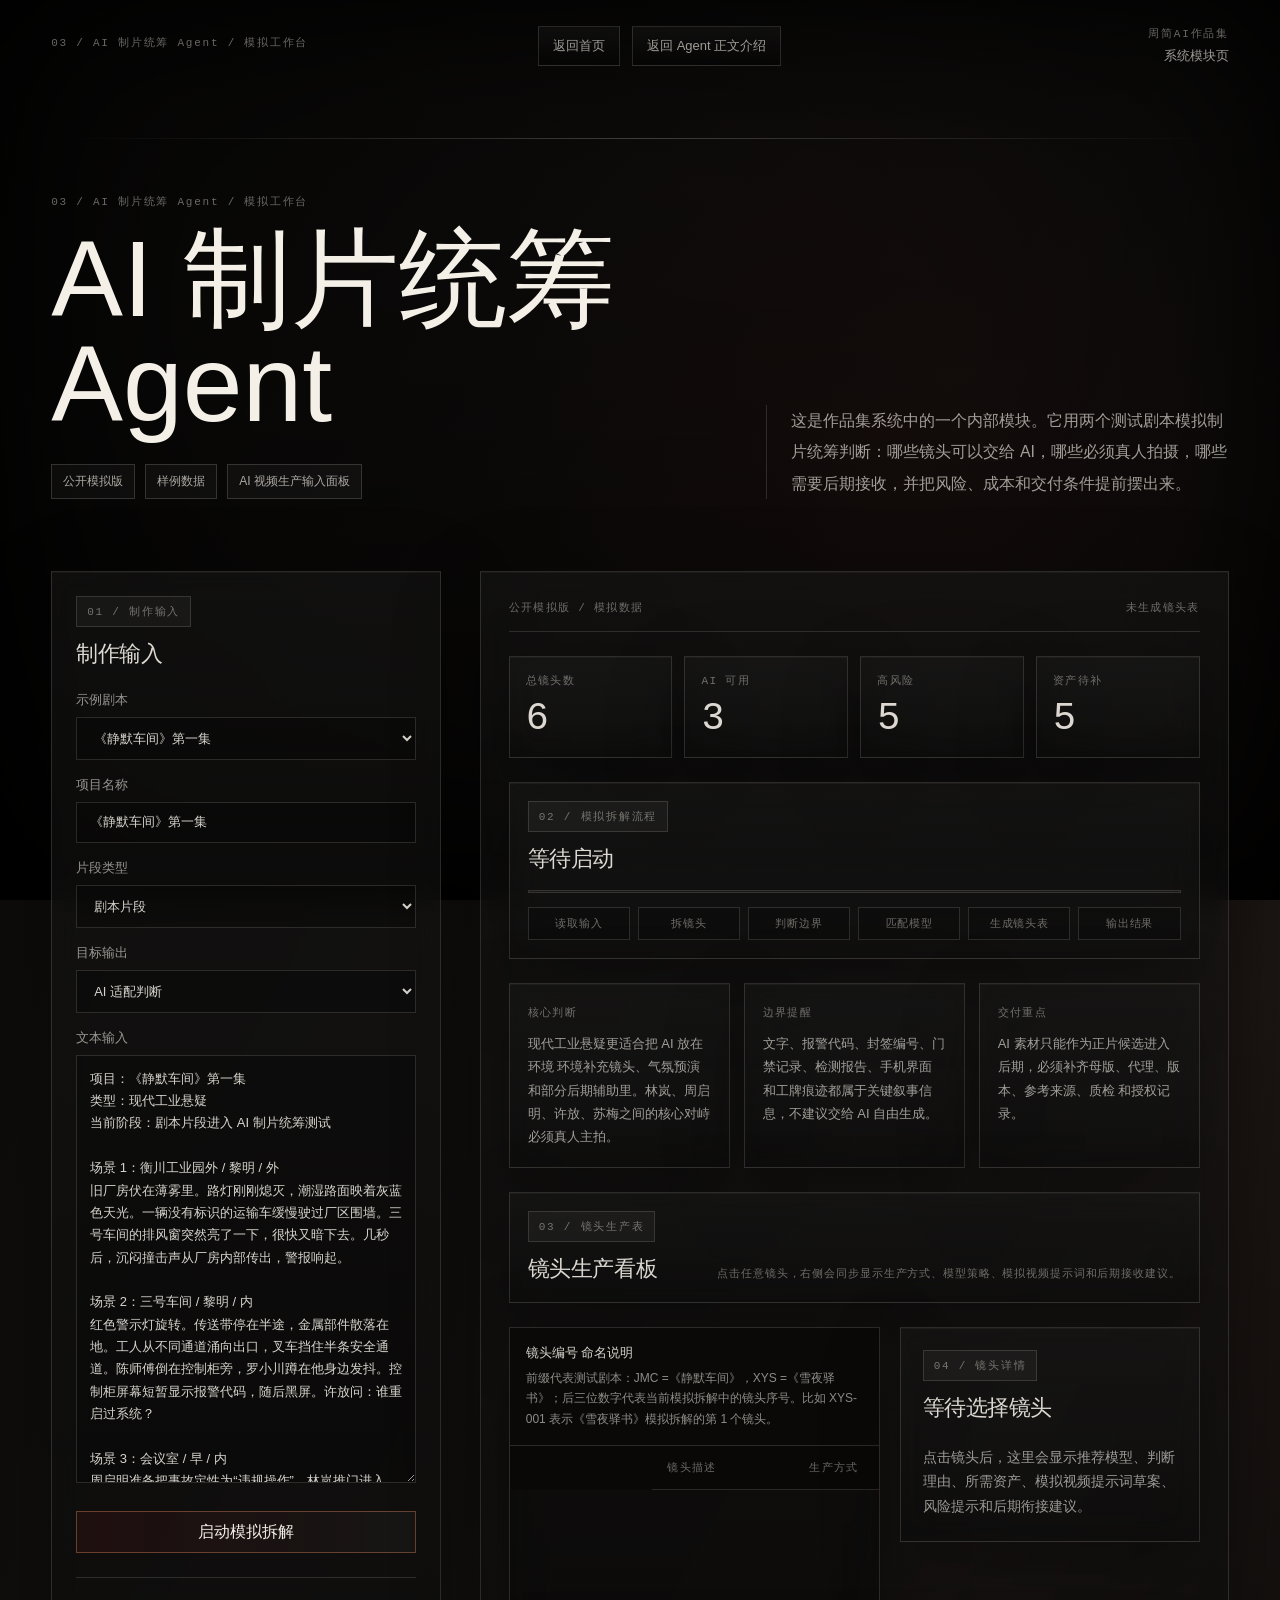
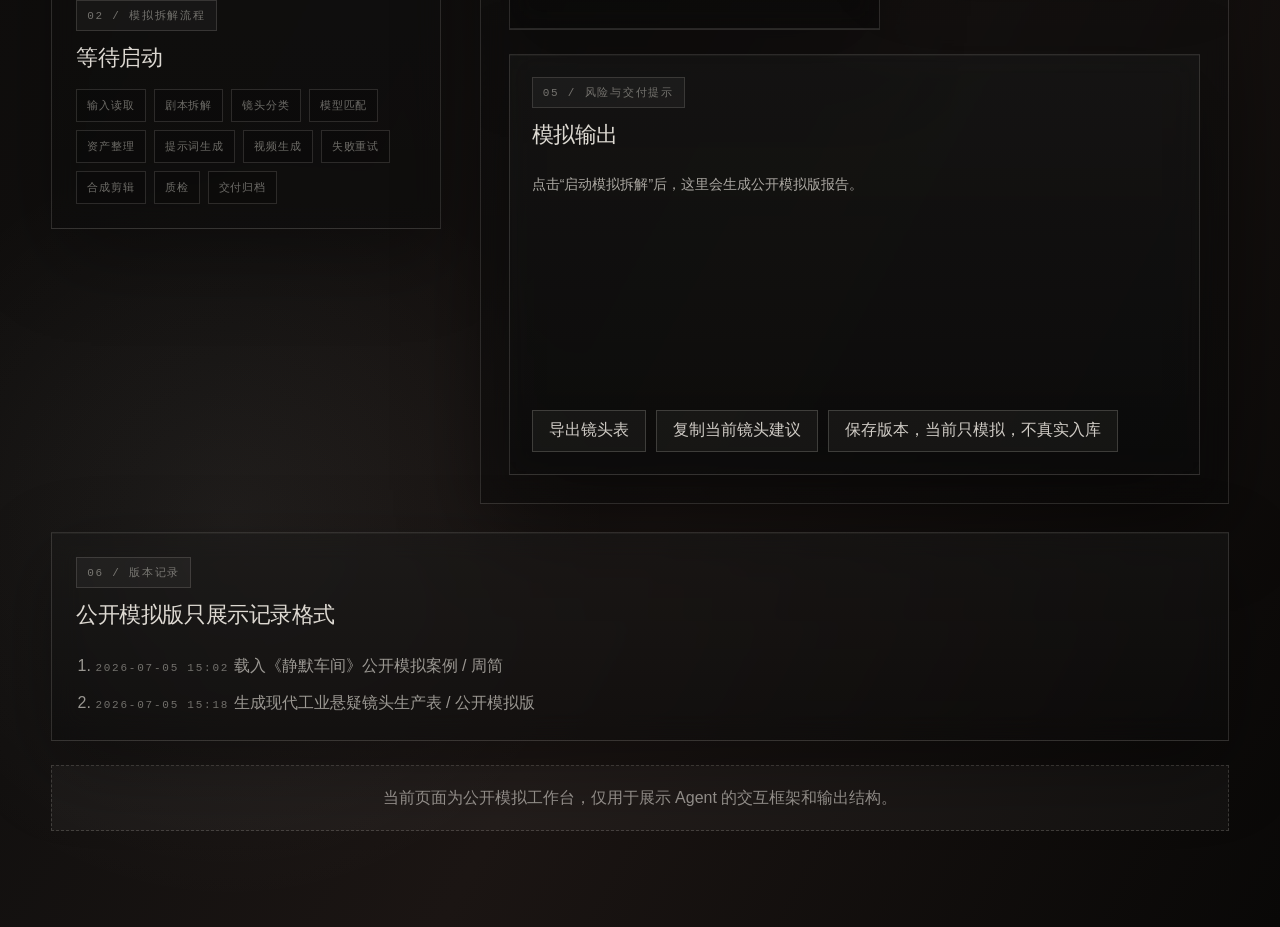
<file: ai-production-simulator/index.html>
<!doctype html>
<html lang="zh-CN">
  <head>
    <meta charset="utf-8" />
    <meta name="viewport" content="width=device-width, initial-scale=1" />
    <title>AI 制片统筹 Agent 模拟工作台 | 周简</title>
    <meta
      name="description"
      content="周简的 AI 制片统筹 Agent 公开模拟工作台，使用《静默车间》和《雪夜驿书》测试案例展示镜头判断、任务拆解、成本风险和后期交接。"
    />
    <link rel="stylesheet" href="style.css" />
  </head>
  <body>
    <main class="sim-shell">
      <header class="topbar">
        <div class="topbar-path">03 / AI 制片统筹 Agent / 模拟工作台</div>
        <nav class="topbar-links" aria-label="页面导航">
          <a href="../index.html">返回首页</a>
          <a href="../index.html#production">返回 Agent 正文介绍</a>
        </nav>
        <div class="topbar-title">
          <span>周简AI作品集</span>
          <strong>系统模块页</strong>
        </div>
      </header>

      <section class="workspace-header" aria-label="工作台说明">
        <div>
          <p class="eyebrow">03 / AI 制片统筹 Agent / 模拟工作台</p>
          <h1>AI 制片统筹 Agent</h1>
          <div class="hero-tags" aria-label="页面标签">
            <span>公开模拟版</span>
            <span>样例数据</span>
            <span>AI 视频生产输入面板</span>
          </div>
        </div>
        <p>
          这是作品集系统中的一个内部模块。它用两个测试剧本模拟制片统筹判断：哪些镜头可以交给 AI，哪些必须真人拍摄，哪些需要后期接收，并把风险、成本和交付条件提前摆出来。
        </p>
      </section>

      <section class="workbench" aria-label="AI 制片统筹模拟工作台">
        <aside class="input-panel">
          <div class="panel-title">
            <span>01 / 制作输入</span>
            <strong>制作输入</strong>
          </div>

          <label>
            示例剧本
            <select id="scenario-select">
              <option value="silentFactory">《静默车间》第一集</option>
              <option value="snowyDispatch">《雪夜驿书》第一集</option>
            </select>
          </label>

          <label>
            项目名称
            <input id="project-title" type="text" />
          </label>

          <label>
            片段类型
            <select id="segment-type">
              <option>剧本片段</option>
              <option>分镜描述</option>
              <option>概念预演</option>
              <option>AI 短片</option>
              <option>真人影像辅助</option>
            </select>
          </label>

          <label>
            目标输出
            <select id="target-output">
              <option>镜头拆解表</option>
              <option>AI 适配判断</option>
              <option>模型选择建议</option>
              <option>提示词草案</option>
              <option>成本与风险预估</option>
            </select>
          </label>

          <label>
            文本输入
            <textarea id="shot-brief" rows="18"></textarea>
          </label>

          <button class="primary-button" id="run-routing" type="button">启动模拟拆解</button>

          <div class="process-card" aria-label="流程状态">
            <div class="panel-title compact">
              <span>02 / 模拟拆解流程</span>
              <strong id="run-status">等待启动</strong>
            </div>
            <ol id="process-list" class="process-list">
              <li>输入读取</li>
              <li>剧本拆解</li>
              <li>镜头分类</li>
              <li>模型匹配</li>
              <li>资产整理</li>
              <li>提示词生成</li>
              <li>视频生成</li>
              <li>失败重试</li>
              <li>合成剪辑</li>
              <li>质检</li>
              <li>交付归档</li>
            </ol>
          </div>
        </aside>

        <section class="result-panel">
          <div class="status-strip">
            <span id="version-status">公开模拟版 / 模拟数据</span>
            <span id="case-status">未生成镜头表</span>
          </div>

          <div class="dashboard-grid reveal-card" aria-label="模拟统计信息">
            <article>
              <span>总镜头数</span>
              <strong id="stat-shot-count">0</strong>
            </article>
            <article>
              <span>AI 可用</span>
              <strong id="stat-ai-ready">0</strong>
            </article>
            <article>
              <span>高风险</span>
              <strong id="stat-high-risk">0</strong>
            </article>
            <article>
              <span>资产待补</span>
              <strong id="stat-needs-asset">0</strong>
            </article>
          </div>

          <section class="analysis-card reveal-card" aria-label="模拟分析进度">
            <div class="panel-title compact">
              <span>02 / 模拟拆解流程</span>
              <strong id="analysis-label">等待启动</strong>
            </div>
            <div class="analysis-bar" aria-hidden="true">
              <span id="analysis-progress"></span>
            </div>
            <ol id="analysis-steps" class="analysis-steps">
              <li>读取输入</li>
              <li>拆镜头</li>
              <li>判断边界</li>
              <li>匹配模型</li>
              <li>生成镜头表</li>
              <li>输出结果</li>
            </ol>
          </section>

          <div class="summary-grid reveal-card" aria-label="制片判断摘要">
            <article>
              <span>核心判断</span>
              <p id="summary-decision"></p>
            </article>
            <article>
              <span>边界提醒</span>
              <p id="summary-boundary"></p>
            </article>
            <article>
              <span>交付重点</span>
              <p id="summary-handoff"></p>
            </article>
          </div>

          <div class="board-title reveal-card">
            <div class="panel-title compact">
              <span>03 / 镜头生产表</span>
              <strong>镜头生产看板</strong>
            </div>
            <p>点击任意镜头，右侧会同步显示生产方式、模型策略、模拟视频提示词和后期接收建议。</p>
          </div>

          <div class="shot-layout">
            <div class="shot-table-wrap reveal-card">
              <div class="shot-id-note">
                <strong>镜头编号 命名说明</strong>
                <p>
                  前缀代表测试剧本：JMC =《静默车间》，XYS =《雪夜驿书》；后三位数字代表当前模拟拆解中的镜头序号。比如 XYS-001 表示《雪夜驿书》模拟拆解的第 1 个镜头。
                </p>
              </div>
              <table class="shot-table">
                <thead>
                  <tr>
                    <th>镜头编号</th>
                    <th>镜头描述</th>
                    <th>生产方式</th>
                    <th>AI 适配等级</th>
                    <th>模型策略</th>
                    <th>资产需求</th>
                    <th>风险等级</th>
                    <th>重试预算</th>
                    <th>质检重点</th>
                  </tr>
                </thead>
                <tbody id="shot-table-body"></tbody>
              </table>
            </div>

            <article class="detail-card reveal-card">
              <div class="panel-title">
                <span>04 / 镜头详情</span>
                <strong id="detail-title">等待选择镜头</strong>
              </div>
              <div id="detail-content">
                <p>点击镜头后，这里会显示判断理由、所需资产、模拟提示词草案、风险提示和后期衔接建议。</p>
              </div>
            </article>
          </div>

          <article class="report-card reveal-card">
            <div class="panel-title">
              <span>05 / 风险与交付提示</span>
              <strong>模拟输出</strong>
            </div>
            <pre id="report-output">点击“启动模拟拆解”后，这里会生成公开模拟版报告。</pre>
            <div class="action-row">
              <button class="ghost-button" id="download-table" type="button">导出镜头表</button>
              <button class="ghost-button" id="copy-shot" type="button">复制当前镜头建议</button>
              <button class="ghost-button" id="save-version" type="button">保存版本，当前只模拟，不真实入库</button>
            </div>
          </article>
        </section>
      </section>

      <section class="version-panel reveal-card">
        <div class="panel-title">
          <span>06 / 版本记录</span>
          <strong>公开模拟版只展示记录格式</strong>
        </div>
        <ol id="version-history"></ol>
      </section>

      <footer class="demo-notice">
        当前页面为公开模拟工作台，仅用于展示 Agent 的交互框架和输出结构。
      </footer>
    </main>

    <div class="toast" id="toast" role="status" aria-live="polite"></div>
    <div class="tooltip" id="tooltip" role="tooltip"></div>

    <script src="mock-data.js"></script>
    <script src="script.js"></script>
  </body>
</html>
</file>
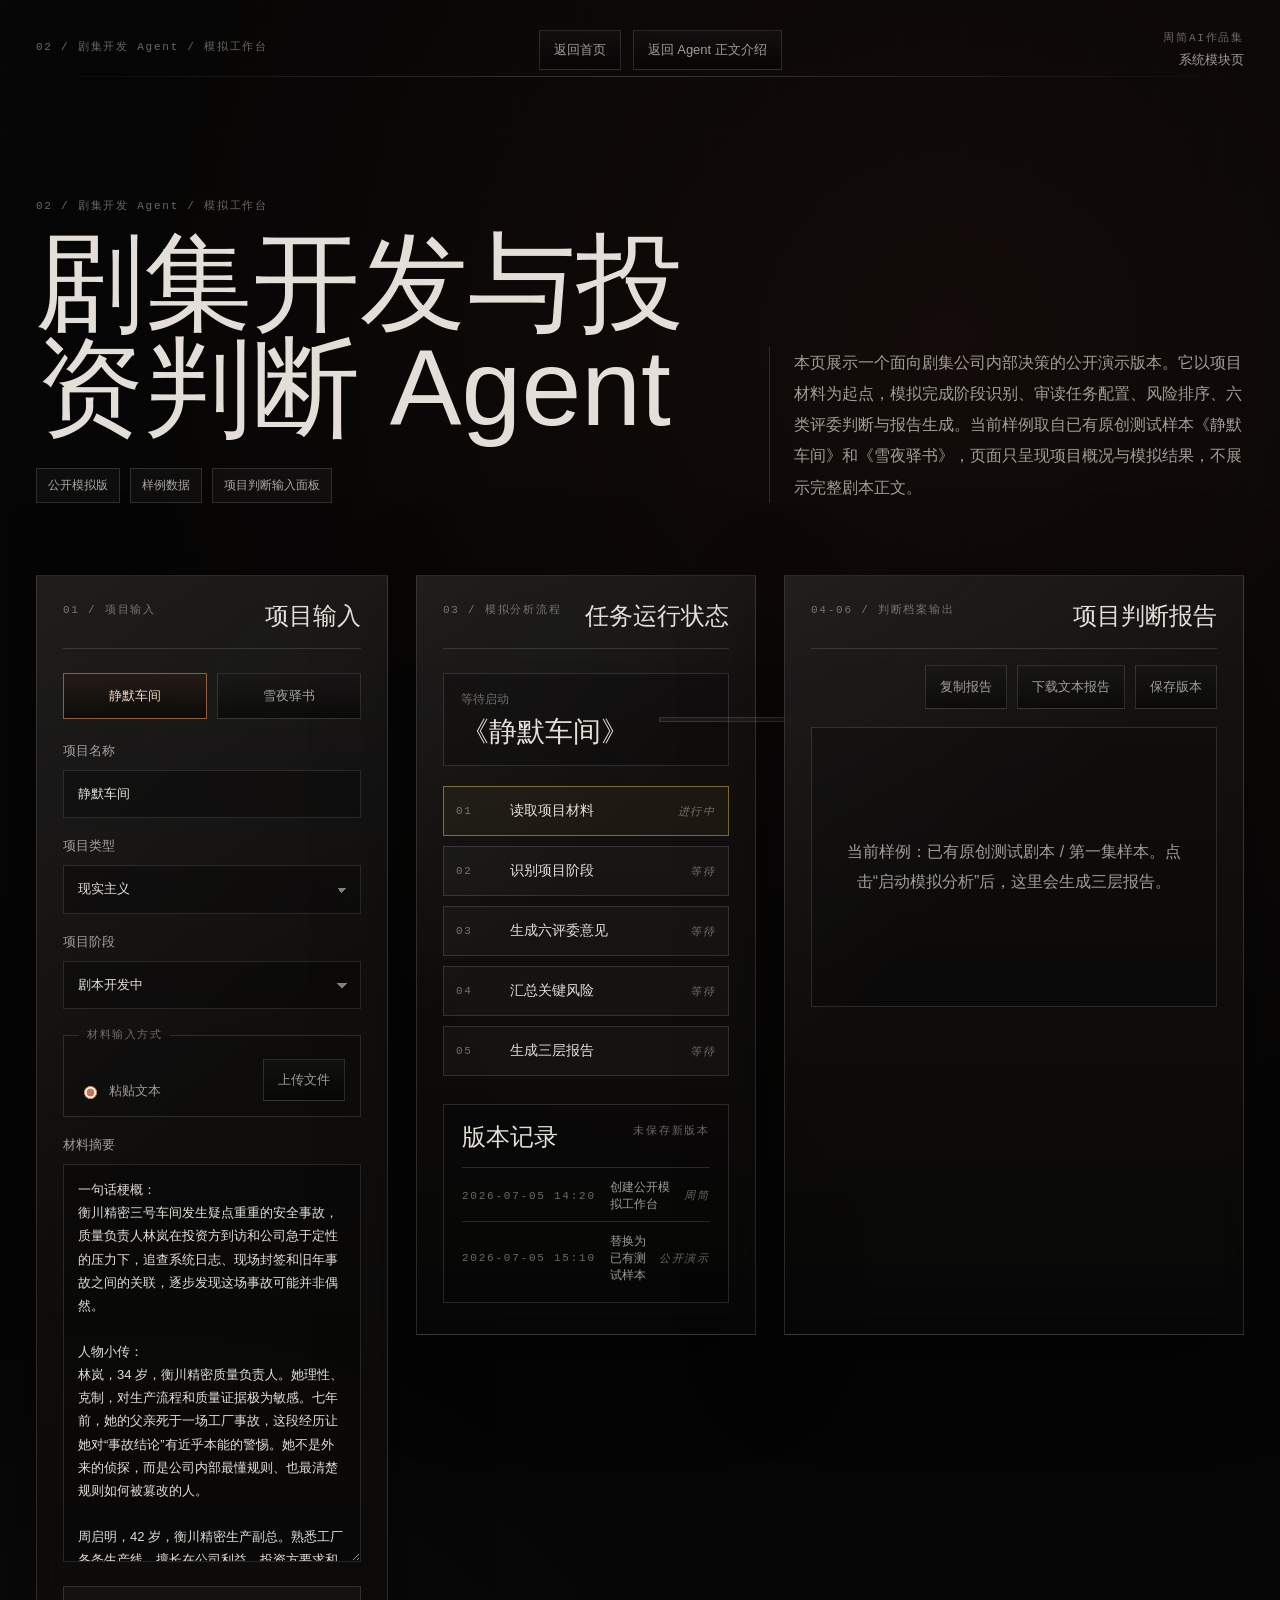
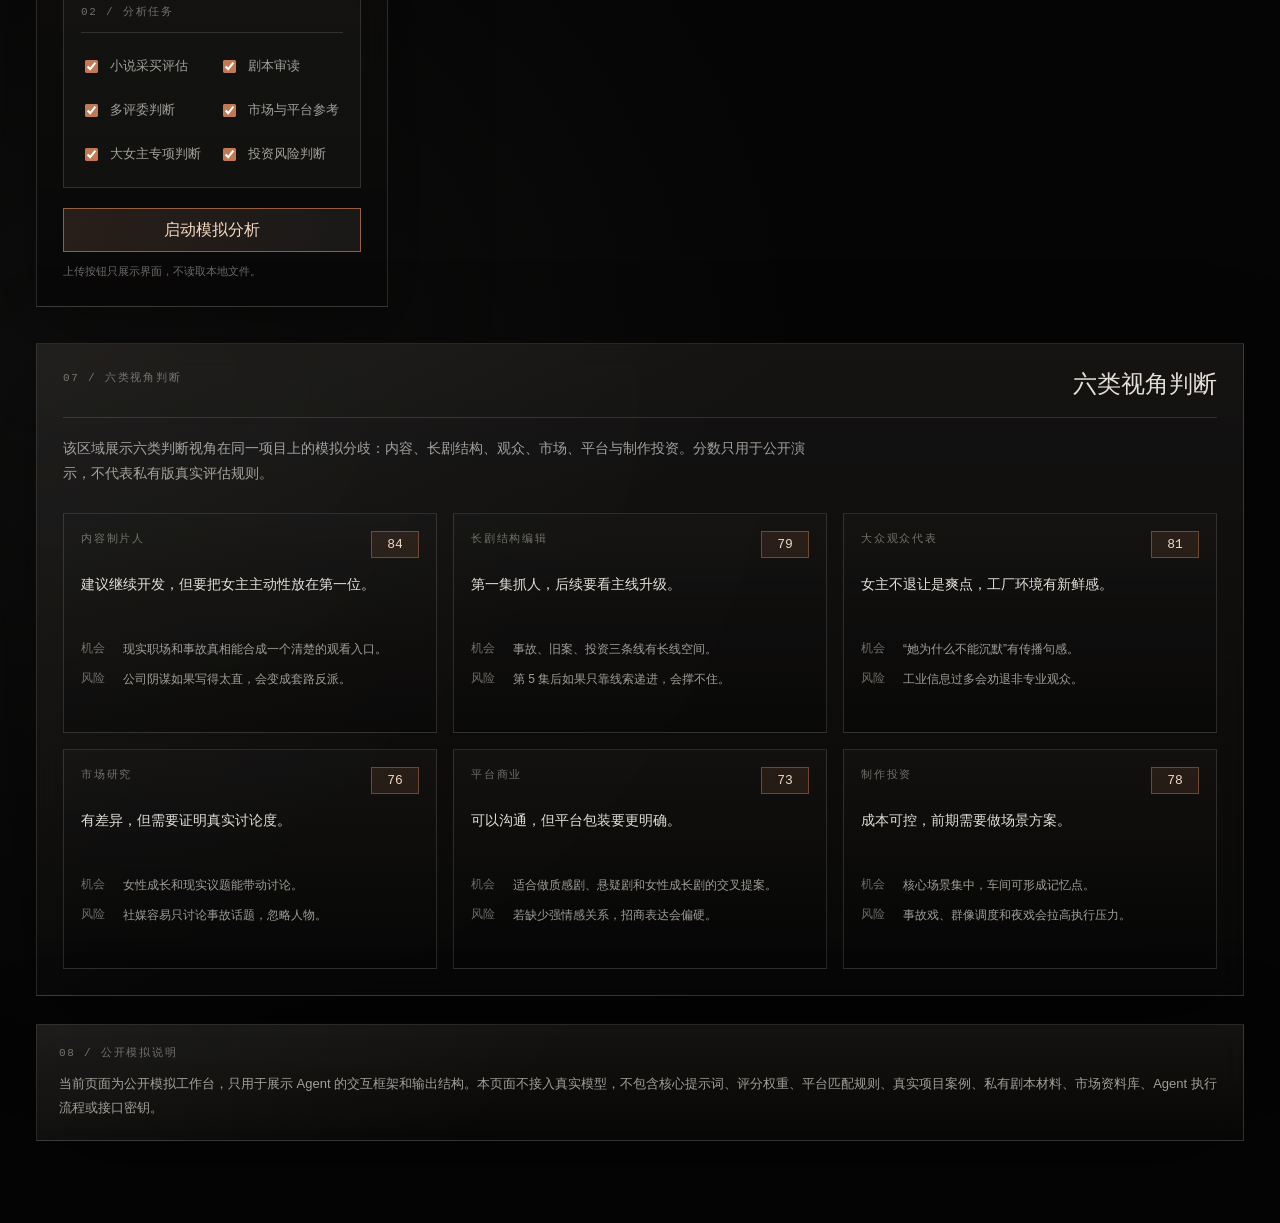
<file: script-agent-simulator/index.html>
<!doctype html>
<html lang="zh-CN">
  <head>
    <meta charset="utf-8" />
    <meta name="viewport" content="width=device-width, initial-scale=1" />
    <title>剧集开发与投资判断 Agent / 模拟工作台 | 周简</title>
    <meta
      name="description"
      content="周简的剧集开发与投资判断 Agent 公开模拟工作台。"
    />
    <link rel="stylesheet" href="style.css" />
  </head>
  <body>
    <main class="sim-shell">
      <header class="topbar">
        <div class="topbar-path">02 / 剧集开发 Agent / 模拟工作台</div>
        <nav class="topbar-links" aria-label="页面导航">
          <a href="../index.html">返回首页</a>
          <a href="../index.html#lab">返回 Agent 正文介绍</a>
        </nav>
        <div class="topbar-title">
          <span>周简AI作品集</span>
          <strong>系统模块页</strong>
        </div>
      </header>

      <section class="workspace-header" aria-label="工作台说明">
        <div>
          <p class="eyebrow">02 / 剧集开发 Agent / 模拟工作台</p>
          <h1>剧集开发与投资判断 Agent</h1>
          <div class="hero-tags" aria-label="页面标签">
            <span>公开模拟版</span>
            <span>样例数据</span>
            <span>项目判断输入面板</span>
          </div>
        </div>
        <p>
          本页展示一个面向剧集公司内部决策的公开演示版本。它以项目材料为起点，模拟完成阶段识别、审读任务配置、风险排序、六类评委判断与报告生成。当前样例取自已有原创测试样本《静默车间》和《雪夜驿书》，页面只呈现项目概况与模拟结果，不展示完整剧本正文。
        </p>
      </section>

      <section class="workbench" aria-label="剧集开发 Agent 模拟器">
        <aside class="panel input-panel" aria-label="左侧输入面板">
          <div class="panel-heading">
            <span>01 / 项目输入</span>
            <h2>项目输入</h2>
          </div>

          <div class="sample-switch" aria-label="选择样例项目">
            <button class="sample-tab is-active" type="button" data-sample="jingmo">
              静默车间
            </button>
            <button class="sample-tab" type="button" data-sample="xueye">
              雪夜驿书
            </button>
          </div>

          <label>
            项目名称
            <input id="project-title" type="text" />
          </label>

          <label>
            项目类型
            <select id="project-type">
              <option>都市女性悬疑</option>
              <option>古装情感</option>
              <option>古装权谋探案</option>
              <option>现实主义</option>
              <option>青春成长</option>
              <option>奇幻冒险</option>
            </select>
          </label>

          <label>
            项目阶段
            <select id="project-stage">
              <option>小说采买前</option>
              <option>原创项目初评</option>
              <option>采买后选编剧</option>
              <option>剧本开发中</option>
              <option>平台沟通前</option>
            </select>
          </label>

          <fieldset class="mode-field">
            <legend>材料输入方式</legend>
            <label class="radio-row">
              <input type="radio" name="input-mode" value="paste" checked />
              <span>粘贴文本</span>
            </label>
            <button class="file-ui" id="mock-upload" type="button">
              上传文件
            </button>
          </fieldset>

          <label>
            材料摘要
            <textarea id="project-brief" rows="16"></textarea>
          </label>

          <section class="task-box" aria-label="分析任务选择">
            <h3>02 / 分析任务</h3>
            <label><input type="checkbox" value="小说采买评估" checked />小说采买评估</label>
            <label><input type="checkbox" value="剧本审读" checked />剧本审读</label>
            <label><input type="checkbox" value="多评委判断" checked />多评委判断</label>
            <label><input type="checkbox" value="市场与平台参考" checked />市场与平台参考</label>
            <label><input type="checkbox" value="大女主专项判断" checked />大女主专项判断</label>
            <label><input type="checkbox" value="投资风险判断" checked />投资风险判断</label>
          </section>

          <button class="primary-button" id="run-analysis" type="button">
            启动模拟分析
          </button>
          <p class="microcopy" id="upload-hint">
            上传按钮只展示界面，不读取本地文件。
          </p>
        </aside>

        <section class="panel process-panel" aria-label="中间分析面板">
          <div class="panel-heading">
            <span>03 / 模拟分析流程</span>
            <h2>任务运行状态</h2>
          </div>

          <div class="run-state">
            <div>
              <span id="run-status">等待启动</span>
              <strong id="current-sample">《静默车间》</strong>
            </div>
            <div class="progress-meter" aria-hidden="true">
              <span id="progress-bar"></span>
            </div>
          </div>

          <div class="progress-list" id="progress-list" aria-live="polite"></div>

          <div class="version-box">
            <div class="section-title">
              <h3>版本记录</h3>
              <span id="version-status">未保存新版本</span>
            </div>
            <ol id="version-history"></ol>
          </div>
        </section>

        <section class="panel output-panel" aria-label="右侧输出面板">
          <div class="panel-heading output-heading">
            <span>04-06 / 判断档案输出</span>
            <h2>项目判断报告</h2>
          </div>

          <div class="action-row">
            <button class="ghost-button" id="copy-report" type="button">复制报告</button>
            <button class="ghost-button" id="download-md" type="button">下载文本报告</button>
            <button class="ghost-button" id="save-version" type="button">保存版本</button>
          </div>

          <article class="report-stack" id="report-output">
            <p class="empty-state">
              点击“启动模拟分析”后，这里会生成公开样例报告。当前页面不接入真实模型。
            </p>
          </article>
        </section>

        <section class="panel reviewer-panel" aria-label="六评委意见">
          <div class="panel-heading">
            <span>07 / 六类视角判断</span>
            <h2>六类视角判断</h2>
          </div>
          <div class="reviewer-intro">
            <p>
              该区域展示六类判断视角在同一项目上的模拟分歧：内容、长剧结构、观众、市场、平台与制作投资。分数只用于公开演示，不代表私有版真实评估规则。
            </p>
          </div>
          <div class="reviewer-grid" id="reviewer-grid"></div>
        </section>
      </section>

      <footer class="public-notice">
        <span>08 / 公开模拟说明</span>
        <p>
          当前页面为公开模拟工作台，只用于展示 Agent 的交互框架和输出结构。本页面不接入真实模型，不包含核心提示词、评分权重、平台匹配规则、真实项目案例、私有剧本材料、市场资料库、Agent 执行流程或接口密钥。
        </p>
      </footer>
    </main>

    <script src="mock-data.js"></script>
    <script src="script.js"></script>
  </body>
</html>
</file>
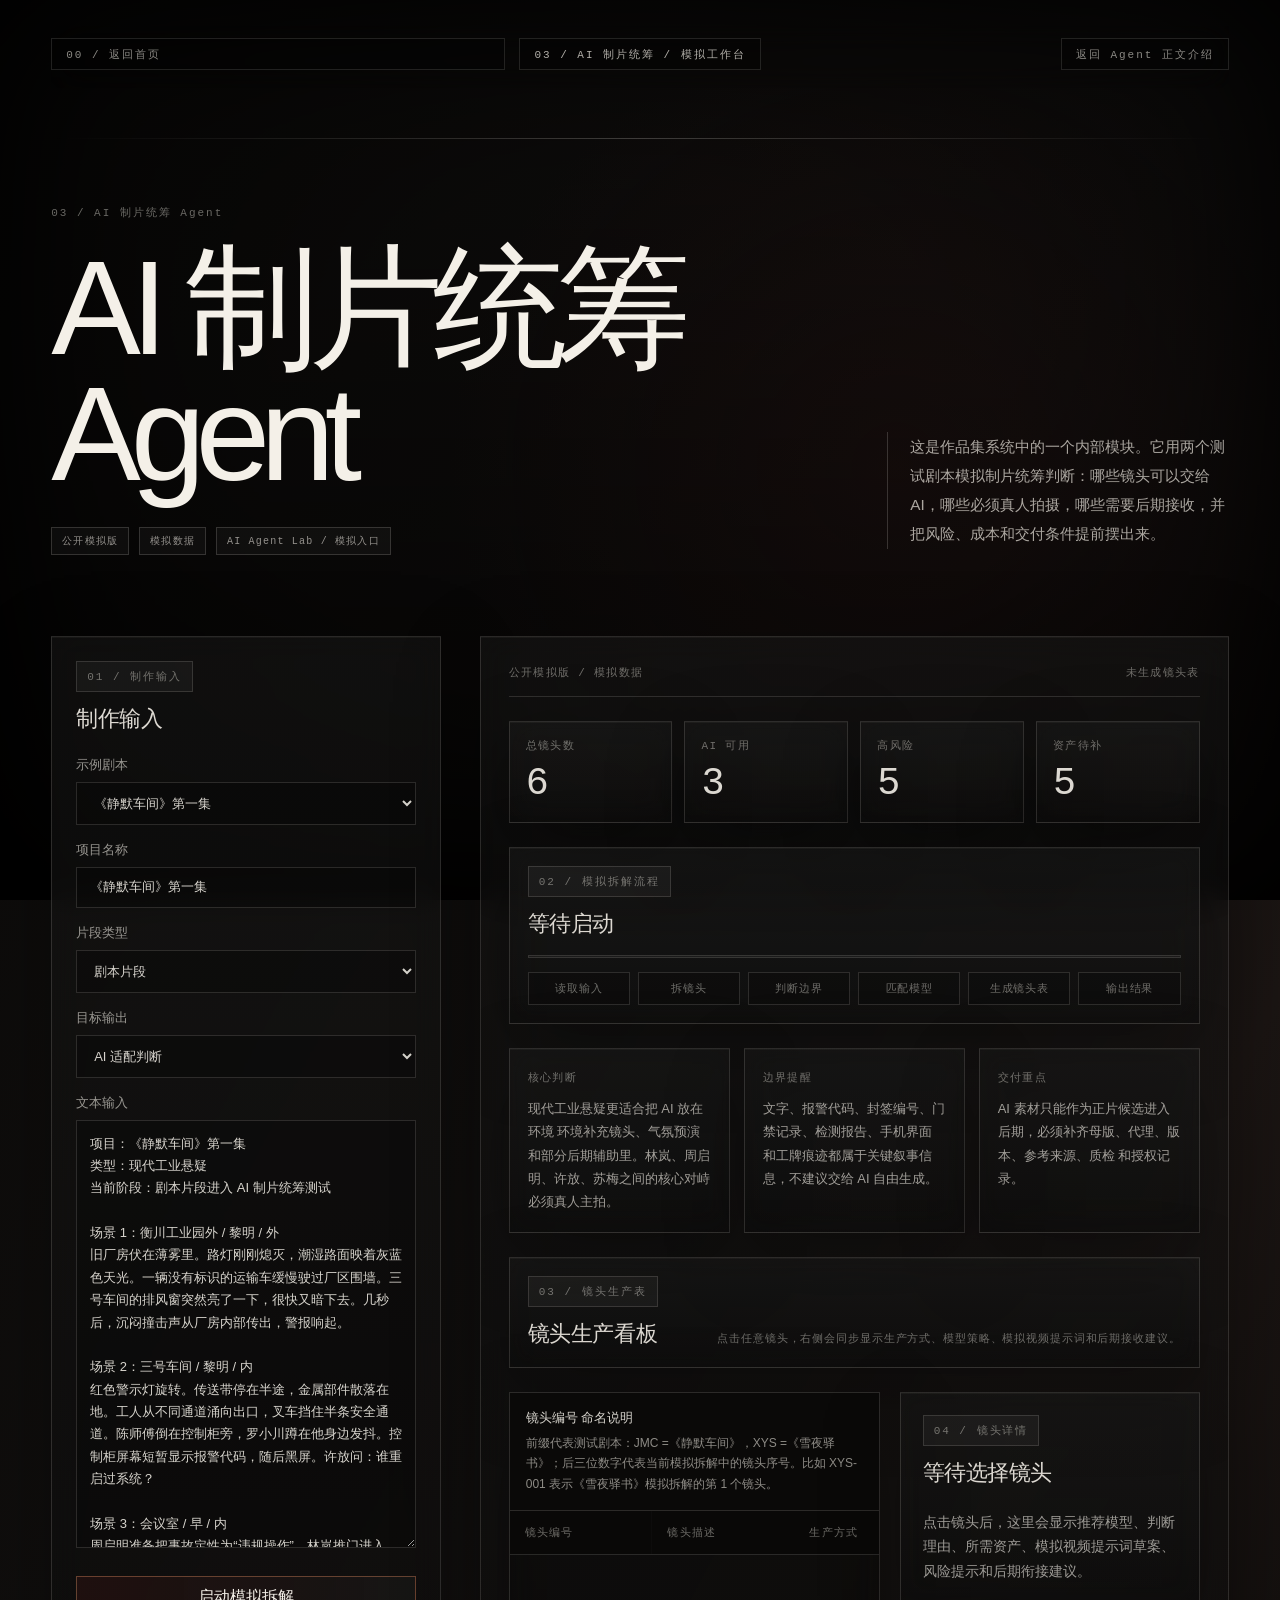
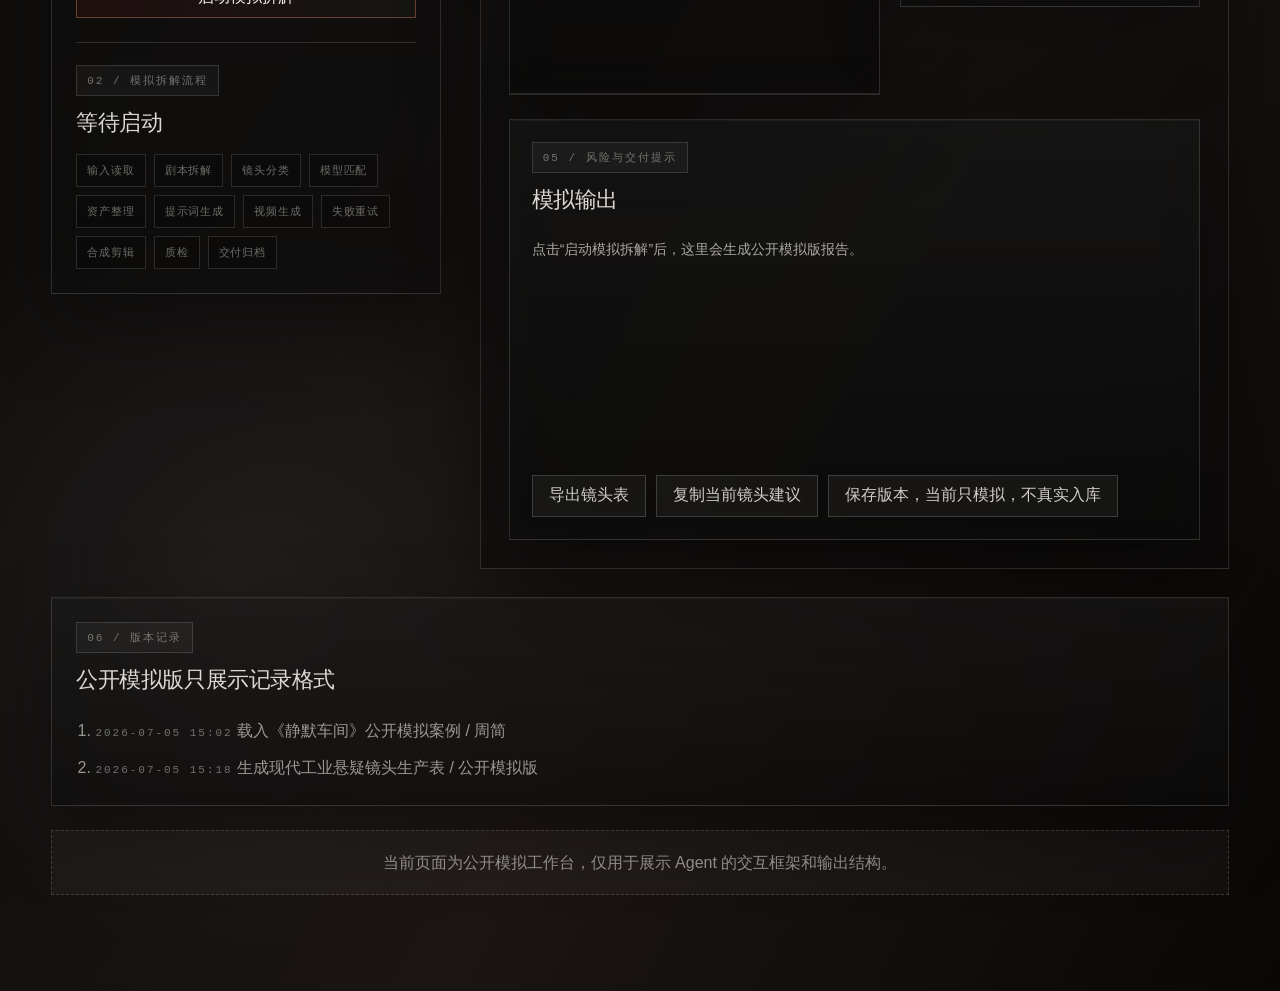
<file: agents/ai-production-agent/simulator/index.html>
<!doctype html>
<html lang="zh-CN">
  <head>
    <meta charset="utf-8" />
    <meta name="viewport" content="width=device-width, initial-scale=1" />
    <title>AI 制片统筹 Agent 模拟工作台 | 周简</title>
    <meta
      name="description"
      content="周简的 AI 制片统筹 Agent 公开模拟工作台，使用《静默车间》和《雪夜驿书》测试案例展示镜头判断、任务拆解、成本风险和后期交接。"
    />
    <link rel="stylesheet" href="./style.css" />
  </head>
  <body>
    <main class="sim-shell">
      <nav class="sim-nav" aria-label="模拟工作台导航">
        <a href="../../../index.html">00 / 返回首页</a>
        <span>03 / AI 制片统筹 / 模拟工作台</span>
        <a href="../index.html">返回 Agent 正文介绍</a>
      </nav>

      <section class="sim-hero">
        <div>
          <p class="sim-eyebrow">03 / AI 制片统筹 Agent</p>
          <h1>AI 制片统筹 Agent</h1>
          <div class="sim-tags" aria-label="版本说明">
            <span>公开模拟版</span>
            <span>模拟数据</span>
            <span>AI Agent Lab / 模拟入口</span>
          </div>
        </div>
        <p>
          这是作品集系统中的一个内部模块。它用两个测试剧本模拟制片统筹判断：哪些镜头可以交给 AI，哪些必须真人拍摄，哪些需要后期接收，并把风险、成本和交付条件提前摆出来。
        </p>
      </section>

      <section class="workbench" aria-label="AI 制片统筹模拟工作台">
        <aside class="input-panel">
          <div class="panel-title">
            <span>01 / 制作输入</span>
            <strong>制作输入</strong>
          </div>

          <label>
            示例剧本
            <select id="scenario-select">
              <option value="silentFactory">《静默车间》第一集</option>
              <option value="snowyDispatch">《雪夜驿书》第一集</option>
            </select>
          </label>

          <label>
            项目名称
            <input id="project-title" type="text" />
          </label>

          <label>
            片段类型
            <select id="segment-type">
              <option>剧本片段</option>
              <option>分镜描述</option>
              <option>概念预演</option>
              <option>AI 短片</option>
              <option>真人影像辅助</option>
            </select>
          </label>

          <label>
            目标输出
            <select id="target-output">
              <option>镜头拆解表</option>
              <option>AI 适配判断</option>
              <option>模型选择建议</option>
              <option>提示词草案</option>
              <option>成本与风险预估</option>
            </select>
          </label>

          <label>
            文本输入
            <textarea id="shot-brief" rows="18"></textarea>
          </label>

          <button class="primary-button" id="run-routing" type="button">启动模拟拆解</button>

          <div class="process-card" aria-label="流程状态">
            <div class="panel-title compact">
              <span>02 / 模拟拆解流程</span>
              <strong id="run-status">等待启动</strong>
            </div>
            <ol id="process-list" class="process-list">
              <li>输入读取</li>
              <li>剧本拆解</li>
              <li>镜头分类</li>
              <li>模型匹配</li>
              <li>资产整理</li>
              <li>提示词生成</li>
              <li>视频生成</li>
              <li>失败重试</li>
              <li>合成剪辑</li>
              <li>质检</li>
              <li>交付归档</li>
            </ol>
          </div>
        </aside>

        <section class="result-panel">
          <div class="status-strip">
            <span id="version-status">公开模拟版 / 模拟数据</span>
            <span id="case-status">未生成镜头表</span>
          </div>

          <div class="dashboard-grid reveal-card" aria-label="模拟统计信息">
            <article>
              <span>总镜头数</span>
              <strong id="stat-shot-count">0</strong>
            </article>
            <article>
              <span>AI 可用</span>
              <strong id="stat-ai-ready">0</strong>
            </article>
            <article>
              <span>高风险</span>
              <strong id="stat-high-risk">0</strong>
            </article>
            <article>
              <span>资产待补</span>
              <strong id="stat-needs-asset">0</strong>
            </article>
          </div>

          <section class="analysis-card reveal-card" aria-label="模拟分析进度">
            <div class="panel-title compact">
              <span>02 / 模拟拆解流程</span>
              <strong id="analysis-label">等待启动</strong>
            </div>
            <div class="analysis-bar" aria-hidden="true">
              <span id="analysis-progress"></span>
            </div>
            <ol id="analysis-steps" class="analysis-steps">
              <li>读取输入</li>
              <li>拆镜头</li>
              <li>判断边界</li>
              <li>匹配模型</li>
              <li>生成镜头表</li>
              <li>输出结果</li>
            </ol>
          </section>

          <div class="summary-grid reveal-card" aria-label="制片判断摘要">
            <article>
              <span>核心判断</span>
              <p id="summary-decision"></p>
            </article>
            <article>
              <span>边界提醒</span>
              <p id="summary-boundary"></p>
            </article>
            <article>
              <span>交付重点</span>
              <p id="summary-handoff"></p>
            </article>
          </div>

          <div class="board-title reveal-card">
            <div class="panel-title compact">
              <span>03 / 镜头生产表</span>
              <strong>镜头生产看板</strong>
            </div>
            <p>点击任意镜头，右侧会同步显示生产方式、模型策略、模拟视频提示词和后期接收建议。</p>
          </div>

          <div class="shot-layout">
            <div class="shot-table-wrap reveal-card">
              <div class="shot-id-note">
                <strong>镜头编号 命名说明</strong>
                <p>
                  前缀代表测试剧本：JMC =《静默车间》，XYS =《雪夜驿书》；后三位数字代表当前模拟拆解中的镜头序号。比如 XYS-001 表示《雪夜驿书》模拟拆解的第 1 个镜头。
                </p>
              </div>
              <table class="shot-table">
                <thead>
                  <tr>
                    <th>镜头编号</th>
                    <th>镜头描述</th>
                    <th>生产方式</th>
                    <th>AI 适配等级</th>
                    <th>模型策略</th>
                    <th>资产需求</th>
                    <th>风险等级</th>
                    <th>重试预算</th>
                    <th>质检重点</th>
                  </tr>
                </thead>
                <tbody id="shot-table-body"></tbody>
              </table>
            </div>

            <article class="detail-card reveal-card">
              <div class="panel-title">
                <span>04 / 镜头详情</span>
                <strong id="detail-title">等待选择镜头</strong>
              </div>
              <div id="detail-content">
                <p>点击镜头后，这里会显示判断理由、所需资产、模拟提示词草案、风险提示和后期衔接建议。</p>
              </div>
            </article>
          </div>

          <article class="report-card reveal-card">
            <div class="panel-title">
              <span>05 / 风险与交付提示</span>
              <strong>模拟输出</strong>
            </div>
            <pre id="report-output">点击“启动模拟拆解”后，这里会生成公开模拟版报告。</pre>
            <div class="action-row">
              <button class="ghost-button" id="download-table" type="button">导出镜头表</button>
              <button class="ghost-button" id="copy-shot" type="button">复制当前镜头建议</button>
              <button class="ghost-button" id="save-version" type="button">保存版本，当前只模拟，不真实入库</button>
            </div>
          </article>
        </section>
      </section>

      <section class="version-panel reveal-card">
        <div class="panel-title">
          <span>06 / 版本记录</span>
          <strong>公开模拟版只展示记录格式</strong>
        </div>
        <ol id="version-history"></ol>
      </section>

      <footer class="demo-notice">
        当前页面为公开模拟工作台，仅用于展示 Agent 的交互框架和输出结构。
      </footer>
    </main>

    <div class="toast" id="toast" role="status" aria-live="polite"></div>
    <div class="tooltip" id="tooltip" role="tooltip"></div>

    <script src="./mock-data.js"></script>
    <script src="./script.js"></script>
  </body>
</html>
</file>
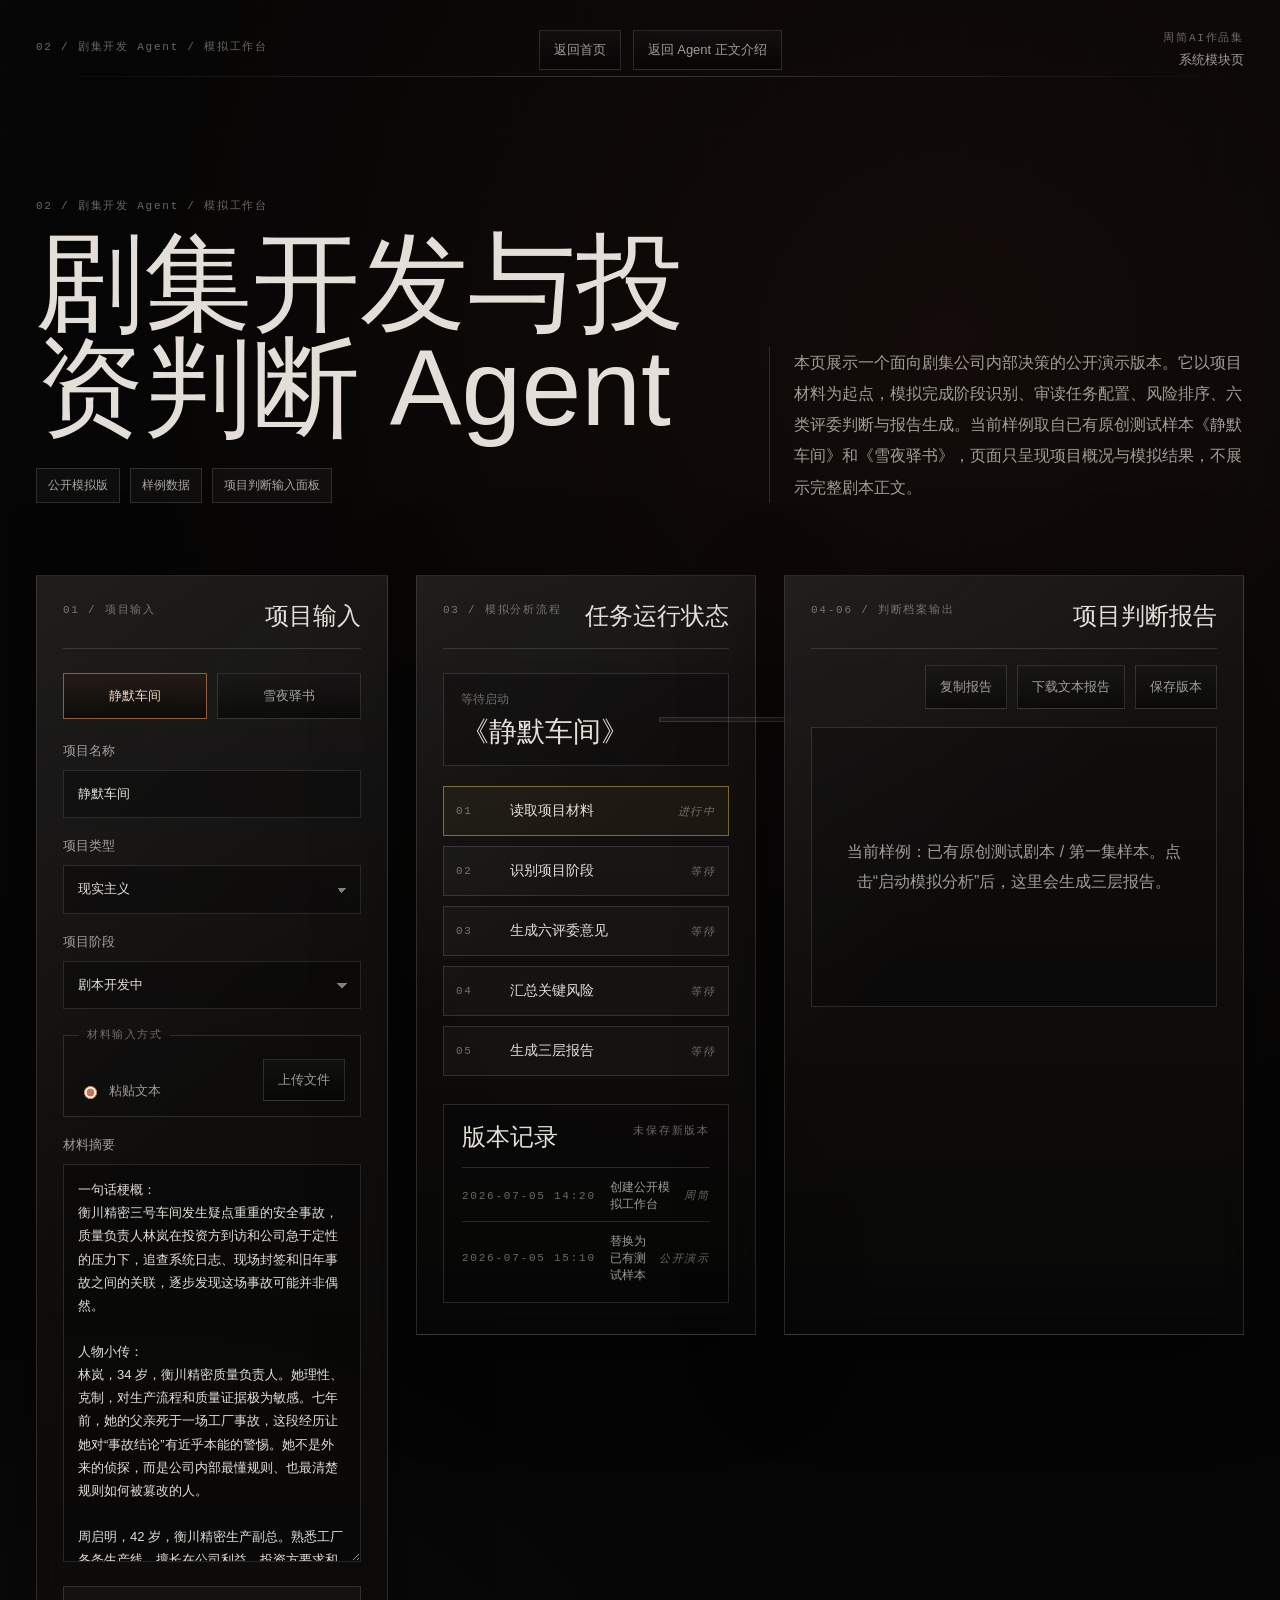
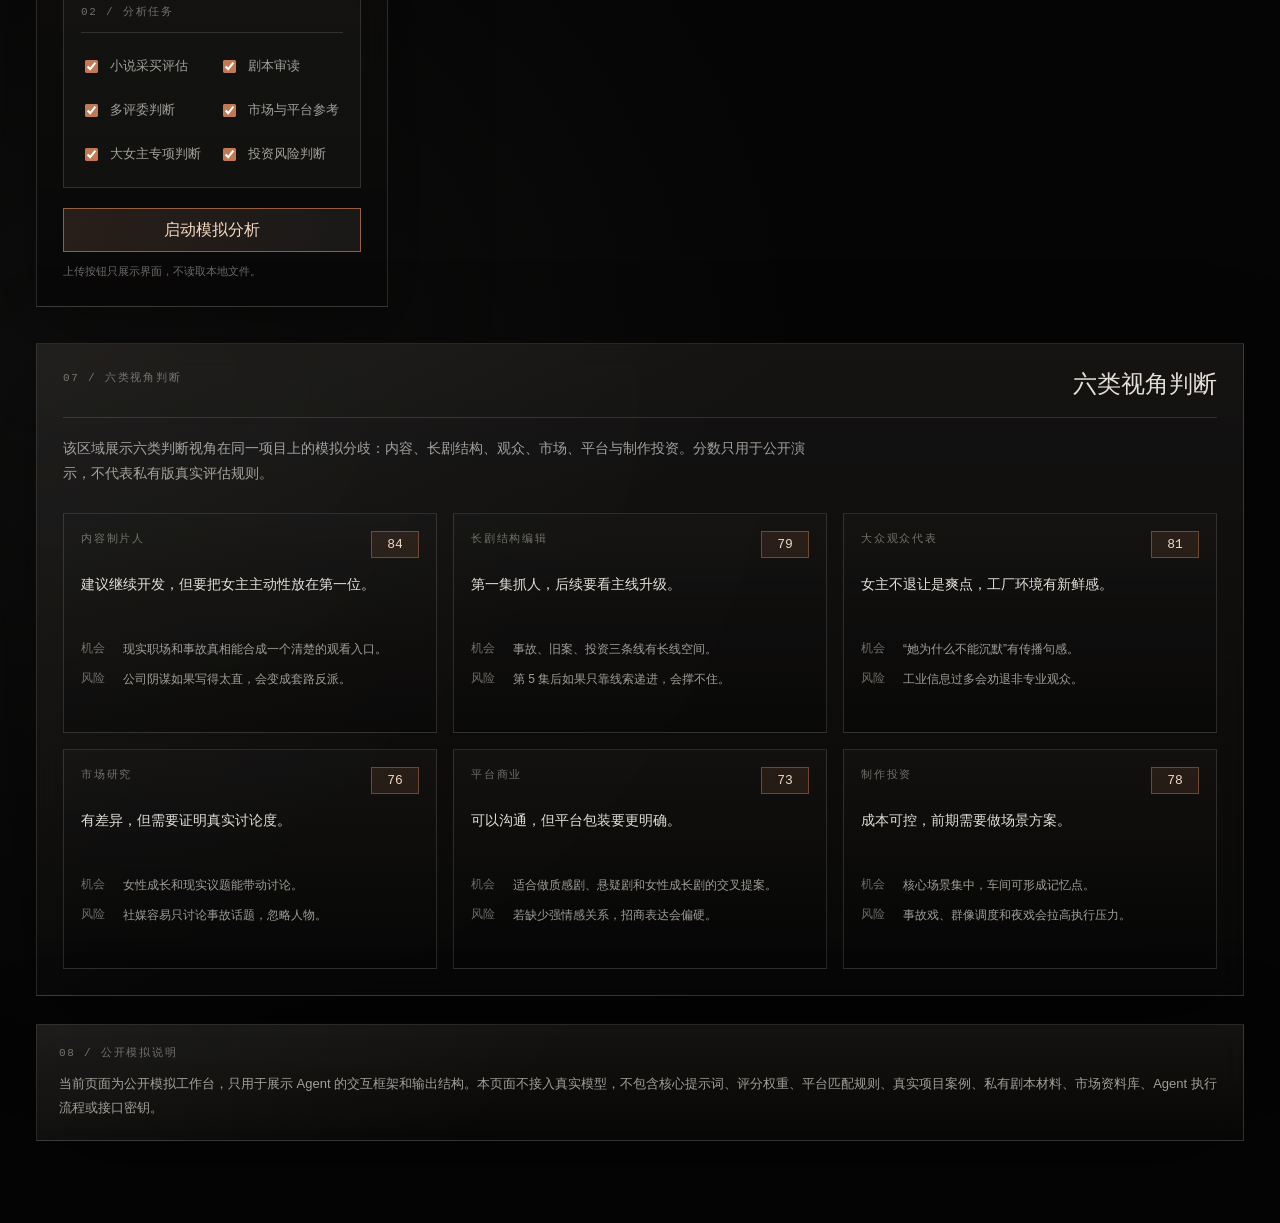
<file: agents/script-agent/simulator/index.html>
<!doctype html>
<html lang="zh-CN">
  <head>
    <meta charset="utf-8" />
    <meta name="viewport" content="width=device-width, initial-scale=1" />
    <title>剧集开发与投资判断 Agent / 模拟工作台 | 周简</title>
    <meta
      name="description"
      content="周简的剧集开发与投资判断 Agent 公开模拟工作台。"
    />
    <link rel="stylesheet" href="./style.css" />
  </head>
  <body>
    <main class="sim-shell">
      <header class="topbar">
        <div class="topbar-path">02 / 剧集开发 Agent / 模拟工作台</div>
        <nav class="topbar-links" aria-label="页面导航">
          <a href="../../../index.html">返回首页</a>
          <a href="../index.html">返回 Agent 正文介绍</a>
        </nav>
        <div class="topbar-title">
          <span>周简AI作品集</span>
          <strong>系统模块页</strong>
        </div>
      </header>

      <section class="workspace-header" aria-label="工作台说明">
        <div>
          <p class="eyebrow">02 / 剧集开发 Agent / 模拟工作台</p>
          <h1>剧集开发与投资判断 Agent</h1>
          <div class="hero-tags" aria-label="页面标签">
            <span>公开模拟版</span>
            <span>样例数据</span>
            <span>项目判断输入面板</span>
          </div>
        </div>
        <p>
          本页展示一个面向剧集公司内部决策的公开演示版本。它以项目材料为起点，模拟完成阶段识别、审读任务配置、风险排序、六类评委判断与报告生成。当前样例取自已有原创测试样本《静默车间》和《雪夜驿书》，页面只呈现项目概况与模拟结果，不展示完整剧本正文。
        </p>
      </section>

      <section class="workbench" aria-label="剧集开发 Agent 模拟器">
        <aside class="panel input-panel" aria-label="左侧输入面板">
          <div class="panel-heading">
            <span>01 / 项目输入</span>
            <h2>项目输入</h2>
          </div>

          <div class="sample-switch" aria-label="选择样例项目">
            <button class="sample-tab is-active" type="button" data-sample="jingmo">
              静默车间
            </button>
            <button class="sample-tab" type="button" data-sample="xueye">
              雪夜驿书
            </button>
          </div>

          <label>
            项目名称
            <input id="project-title" type="text" />
          </label>

          <label>
            项目类型
            <select id="project-type">
              <option>都市女性悬疑</option>
              <option>古装情感</option>
              <option>古装权谋探案</option>
              <option>现实主义</option>
              <option>青春成长</option>
              <option>奇幻冒险</option>
            </select>
          </label>

          <label>
            项目阶段
            <select id="project-stage">
              <option>小说采买前</option>
              <option>原创项目初评</option>
              <option>采买后选编剧</option>
              <option>剧本开发中</option>
              <option>平台沟通前</option>
            </select>
          </label>

          <fieldset class="mode-field">
            <legend>材料输入方式</legend>
            <label class="radio-row">
              <input type="radio" name="input-mode" value="paste" checked />
              <span>粘贴文本</span>
            </label>
            <button class="file-ui" id="mock-upload" type="button">
              上传文件
            </button>
          </fieldset>

          <label>
            材料摘要
            <textarea id="project-brief" rows="16"></textarea>
          </label>

          <section class="task-box" aria-label="分析任务选择">
            <h3>02 / 分析任务</h3>
            <label><input type="checkbox" value="小说采买评估" checked />小说采买评估</label>
            <label><input type="checkbox" value="剧本审读" checked />剧本审读</label>
            <label><input type="checkbox" value="多评委判断" checked />多评委判断</label>
            <label><input type="checkbox" value="市场与平台参考" checked />市场与平台参考</label>
            <label><input type="checkbox" value="大女主专项判断" checked />大女主专项判断</label>
            <label><input type="checkbox" value="投资风险判断" checked />投资风险判断</label>
          </section>

          <button class="primary-button" id="run-analysis" type="button">
            启动模拟分析
          </button>
          <p class="microcopy" id="upload-hint">
            上传按钮只展示界面，不读取本地文件。
          </p>
        </aside>

        <section class="panel process-panel" aria-label="中间分析面板">
          <div class="panel-heading">
            <span>03 / 模拟分析流程</span>
            <h2>任务运行状态</h2>
          </div>

          <div class="run-state">
            <div>
              <span id="run-status">等待启动</span>
              <strong id="current-sample">《静默车间》</strong>
            </div>
            <div class="progress-meter" aria-hidden="true">
              <span id="progress-bar"></span>
            </div>
          </div>

          <div class="progress-list" id="progress-list" aria-live="polite"></div>

          <div class="version-box">
            <div class="section-title">
              <h3>版本记录</h3>
              <span id="version-status">未保存新版本</span>
            </div>
            <ol id="version-history"></ol>
          </div>
        </section>

        <section class="panel output-panel" aria-label="右侧输出面板">
          <div class="panel-heading output-heading">
            <span>04-06 / 判断档案输出</span>
            <h2>项目判断报告</h2>
          </div>

          <div class="action-row">
            <button class="ghost-button" id="copy-report" type="button">复制报告</button>
            <button class="ghost-button" id="download-md" type="button">下载文本报告</button>
            <button class="ghost-button" id="save-version" type="button">保存版本</button>
          </div>

          <article class="report-stack" id="report-output">
            <p class="empty-state">
              点击“启动模拟分析”后，这里会生成公开样例报告。当前页面不接入真实模型。
            </p>
          </article>
        </section>

        <section class="panel reviewer-panel" aria-label="六评委意见">
          <div class="panel-heading">
            <span>07 / 六类视角判断</span>
            <h2>六类视角判断</h2>
          </div>
          <div class="reviewer-intro">
            <p>
              该区域展示六类判断视角在同一项目上的模拟分歧：内容、长剧结构、观众、市场、平台与制作投资。分数只用于公开演示，不代表私有版真实评估规则。
            </p>
          </div>
          <div class="reviewer-grid" id="reviewer-grid"></div>
        </section>
      </section>

      <footer class="public-notice">
        <span>08 / 公开模拟说明</span>
        <p>
          当前页面为公开模拟工作台，只用于展示 Agent 的交互框架和输出结构。本页面不接入真实模型，不包含核心提示词、评分权重、平台匹配规则、真实项目案例、私有剧本材料、市场资料库、Agent 执行流程或接口密钥。
        </p>
      </footer>
    </main>

    <script src="./mock-data.js"></script>
    <script src="./script.js"></script>
  </body>
</html>
</file>
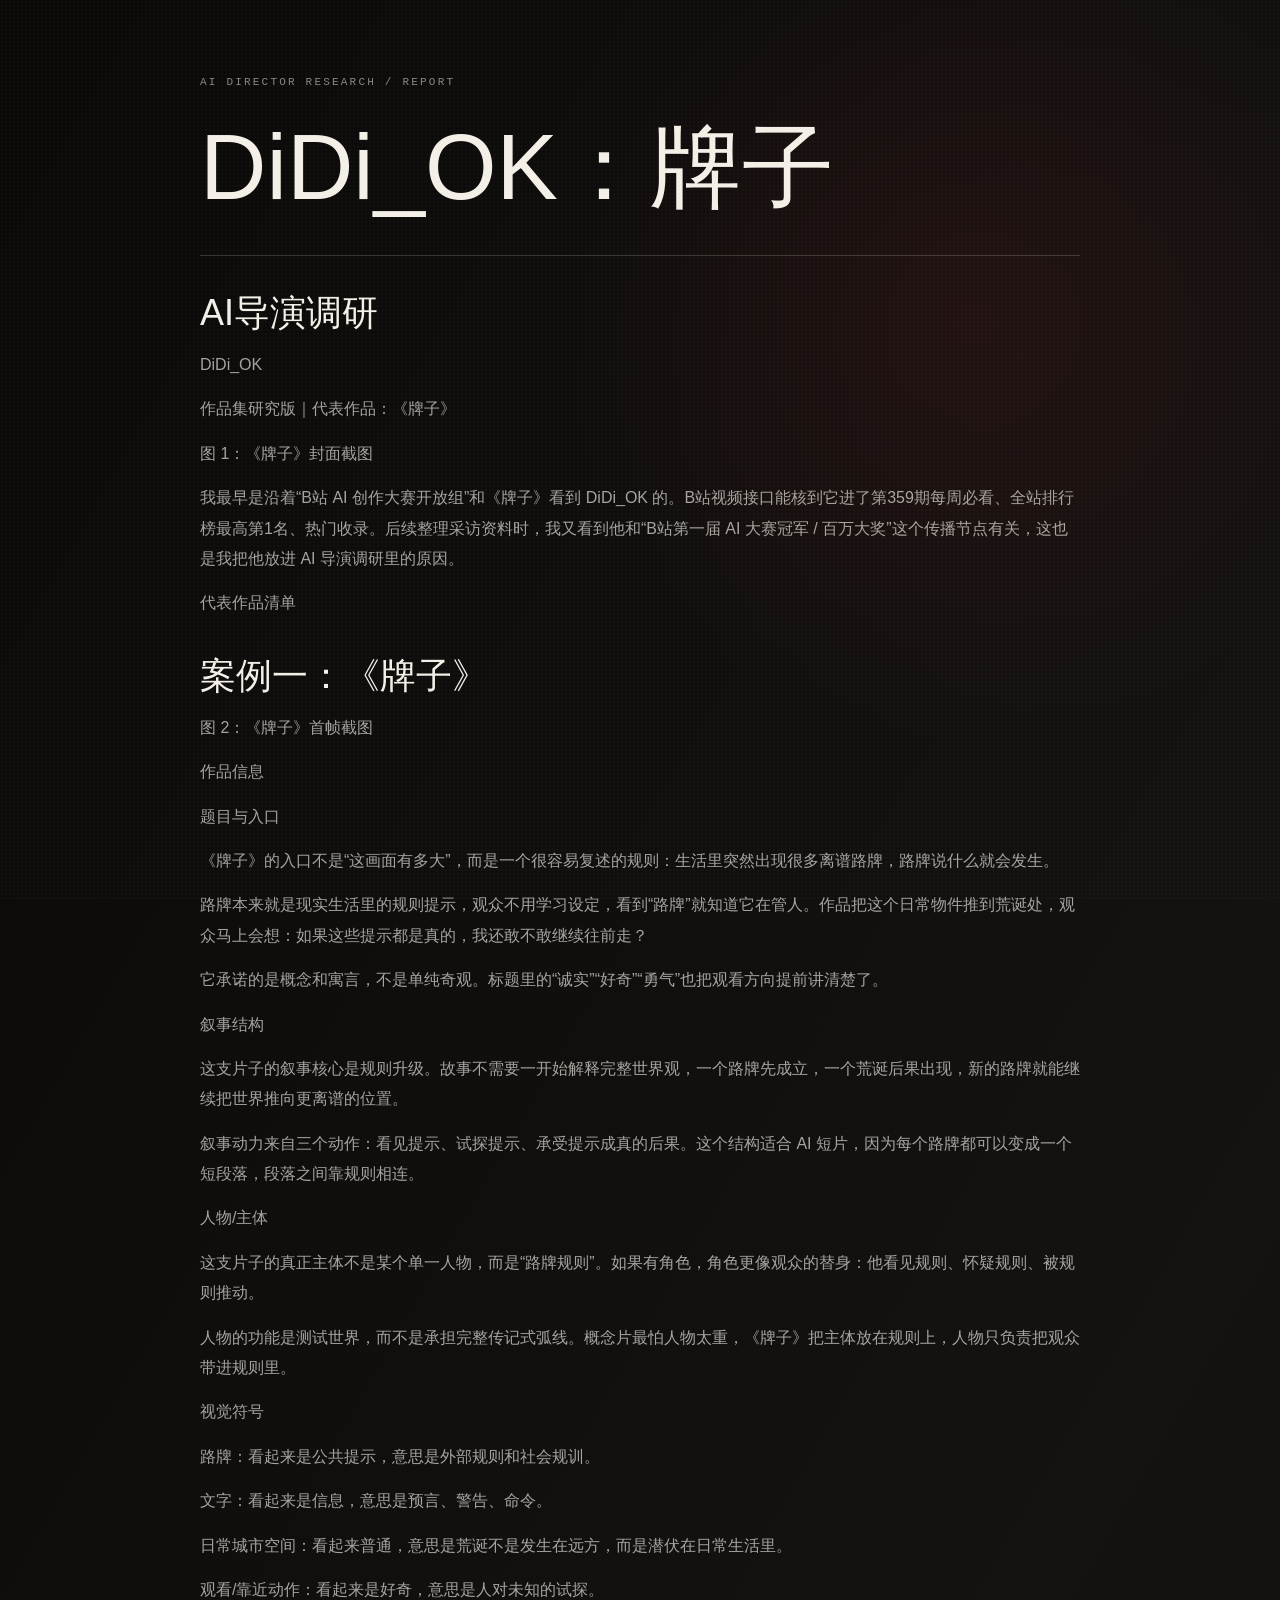
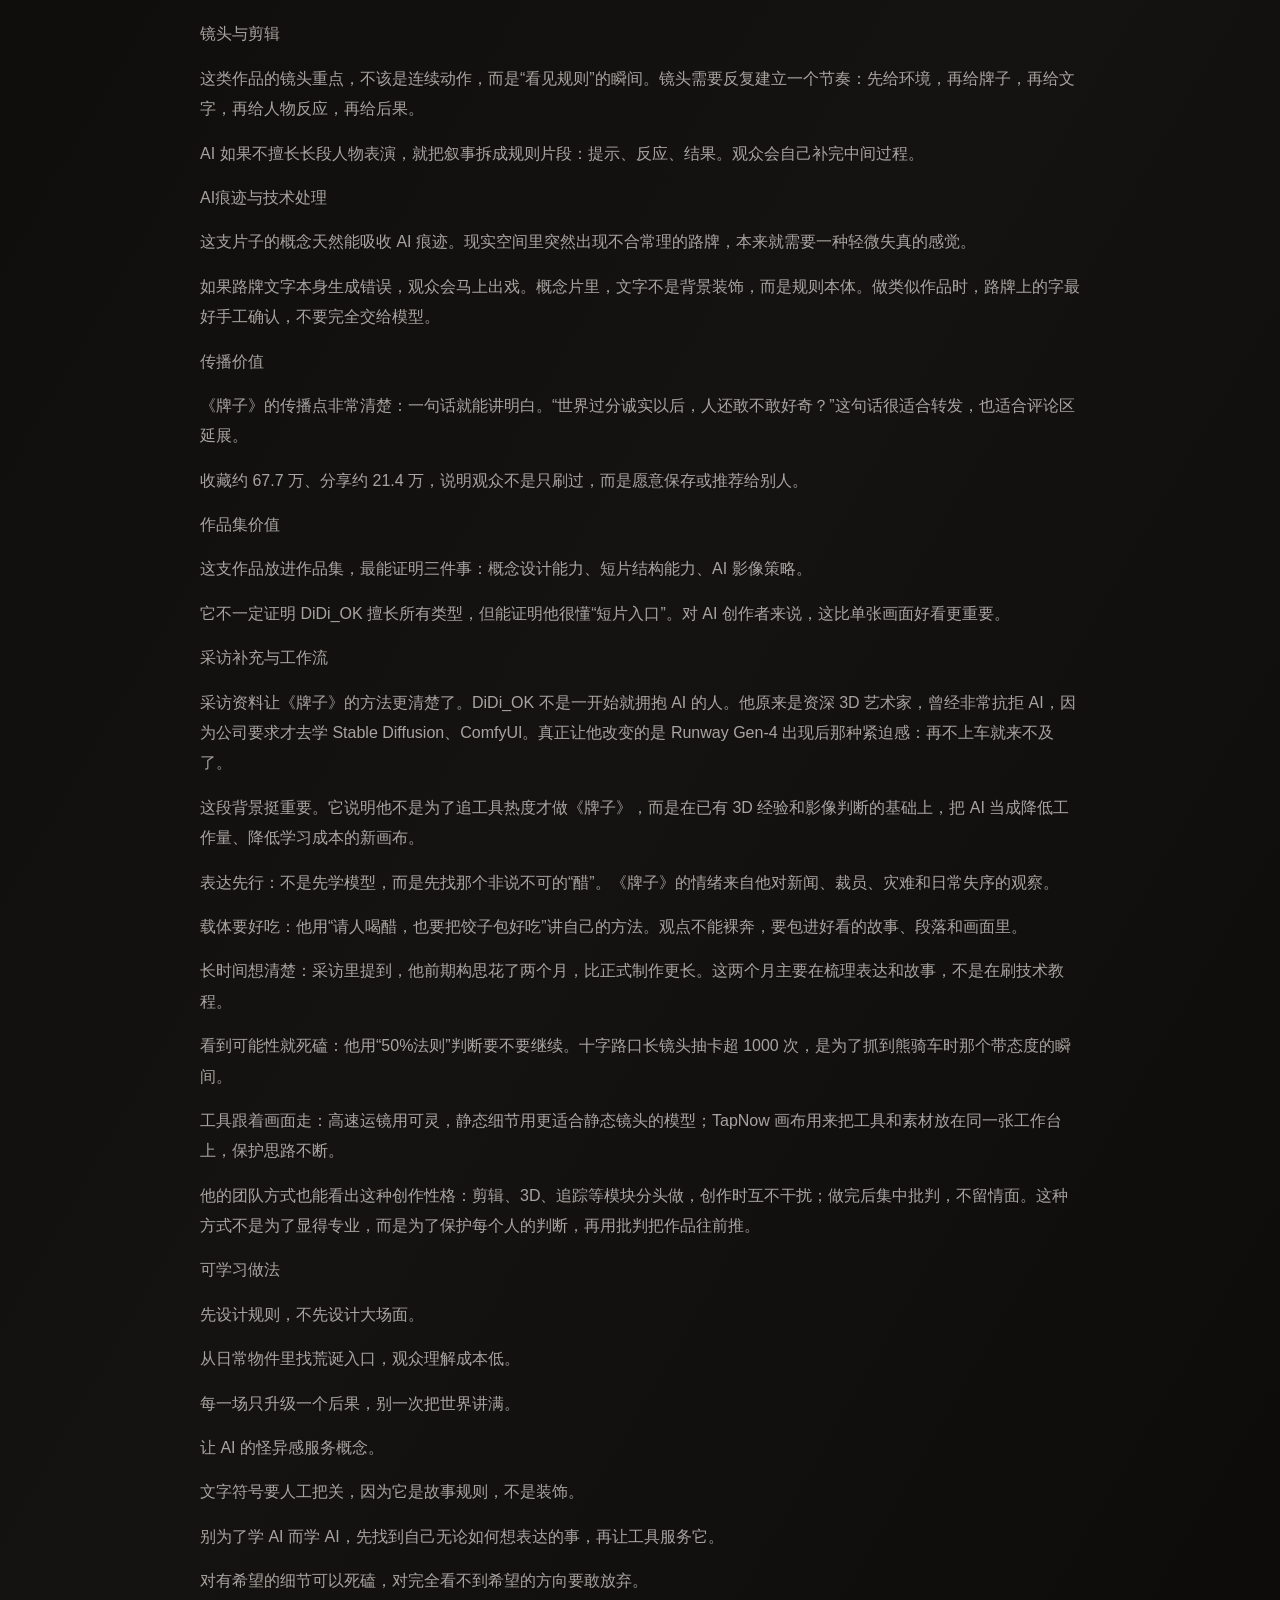
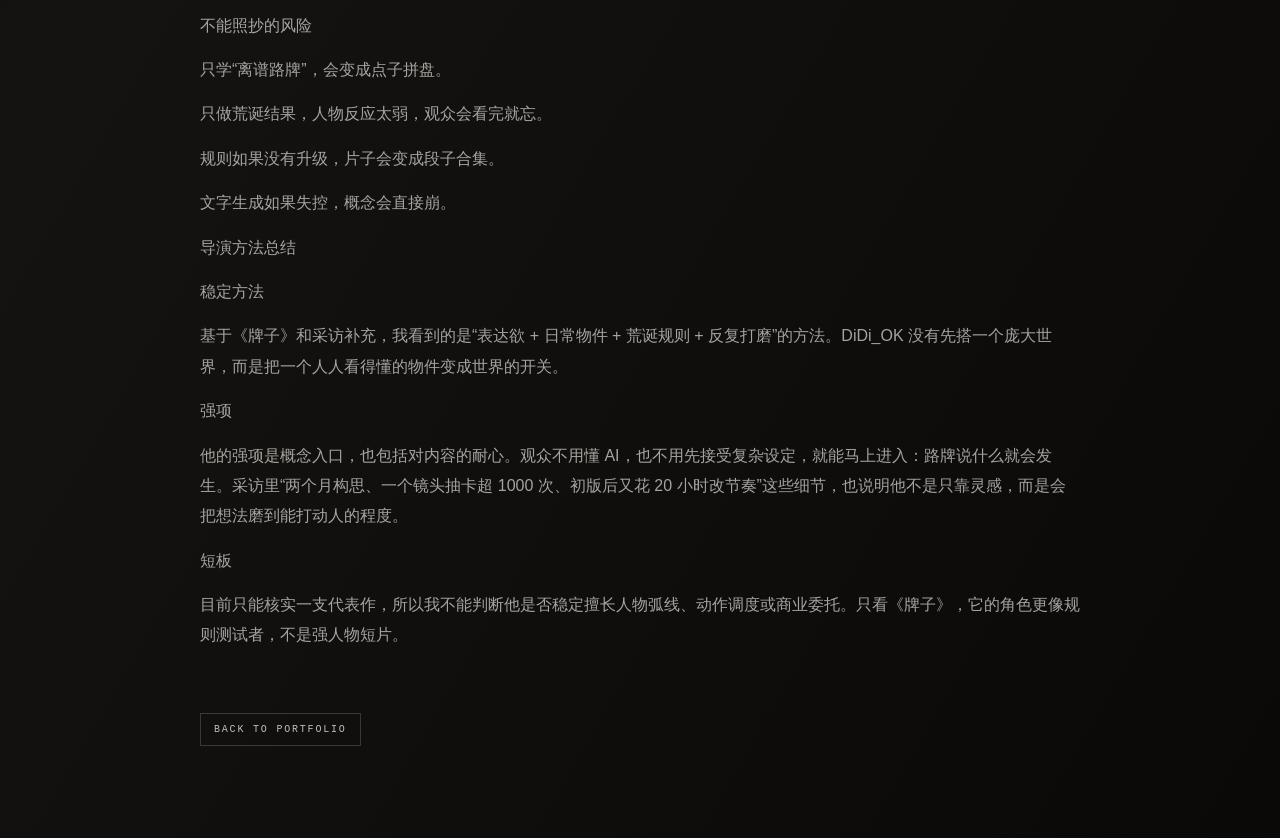
<file: assets/didi-ok-ai-director-report.html>
<!doctype html>
<html lang="zh-CN">
  <head>
    <meta charset="utf-8" />
    <meta name="viewport" content="width=device-width, initial-scale=1" />
    <title>DiDi_OK：牌子 | AI导演调研</title>
    <style>
      :root {
        --bg: #0a0908;
        --paper: #f4f0e8;
        --muted: rgba(244, 240, 232, 0.66);
        --line: rgba(244, 240, 232, 0.18);
        --red: #3a1715;
      }
      * { box-sizing: border-box; }
      body {
        margin: 0;
        color: var(--paper);
        background:
          radial-gradient(circle at 76% 8%, rgba(58, 23, 21, 0.42), transparent 26rem),
          linear-gradient(120deg, #0a0908 0%, #151312 54%, #0a0908 100%);
        font-family: Inter, "PingFang SC", "Hiragino Sans GB", "Microsoft YaHei", Arial, sans-serif;
      }
      body::before {
        position: fixed;
        inset: 0;
        content: "";
        pointer-events: none;
        opacity: 0.18;
        background-image: radial-gradient(rgba(244, 240, 232, 0.18) 0.7px, transparent 0.8px);
        background-size: 4px 4px;
      }
      main {
        width: min(880px, calc(100vw - 40px));
        margin: 0 auto;
        padding: 72px 0 92px;
      }
      .eyebrow {
        margin: 0 0 28px;
        color: rgba(244, 240, 232, 0.54);
        font-family: "SFMono-Regular", "Roboto Mono", "Courier New", monospace;
        font-size: 11px;
        letter-spacing: 0.2em;
        text-transform: uppercase;
      }
      h1 {
        margin: 0 0 42px;
        font-size: clamp(42px, 8vw, 92px);
        font-weight: 380;
        line-height: 1;
        letter-spacing: 0;
      }
      .content {
        border-top: 1px solid var(--line);
      }
      h2 {
        margin: 34px 0 14px;
        color: var(--paper);
        font-size: clamp(24px, 3vw, 36px);
        font-weight: 420;
        line-height: 1.28;
      }
      h3 {
        margin: 28px 0 10px;
        color: var(--paper);
        font-size: 20px;
        font-weight: 420;
      }
      p {
        margin: 14px 0;
        color: var(--muted);
        font-size: 16px;
        line-height: 1.9;
      }
      .back {
        display: inline-block;
        margin-top: 48px;
        padding: 10px 13px;
        color: rgba(244, 240, 232, 0.78);
        border: 1px solid var(--line);
        font-family: "SFMono-Regular", "Roboto Mono", "Courier New", monospace;
        font-size: 10px;
        letter-spacing: 0.18em;
        text-transform: uppercase;
        text-decoration: none;
      }
      .back:hover {
        color: var(--paper);
        border-color: rgba(244, 240, 232, 0.62);
        background: rgba(58, 23, 21, 0.34);
      }
    </style>
  </head>
  <body>
    <main>
      <p class="eyebrow">AI DIRECTOR RESEARCH / REPORT</p>
      <h1>DiDi_OK：牌子</h1>
      <section class="content">
        <h2>AI导演调研</h2><p>DiDi_OK</p><p>作品集研究版｜代表作品：《牌子》</p><p>图 1：《牌子》封面截图</p><p>我最早是沿着“B站 AI 创作大赛开放组”和《牌子》看到 DiDi_OK 的。B站视频接口能核到它进了第359期每周必看、全站排行榜最高第1名、热门收录。后续整理采访资料时，我又看到他和“B站第一届 AI 大赛冠军 / 百万大奖”这个传播节点有关，这也是我把他放进 AI 导演调研里的原因。</p><p>代表作品清单</p><h2>案例一：《牌子》</h2><p>图 2：《牌子》首帧截图</p><p>作品信息</p><p>题目与入口</p><p>《牌子》的入口不是“这画面有多大”，而是一个很容易复述的规则：生活里突然出现很多离谱路牌，路牌说什么就会发生。</p><p>路牌本来就是现实生活里的规则提示，观众不用学习设定，看到“路牌”就知道它在管人。作品把这个日常物件推到荒诞处，观众马上会想：如果这些提示都是真的，我还敢不敢继续往前走？</p><p>它承诺的是概念和寓言，不是单纯奇观。标题里的“诚实”“好奇”“勇气”也把观看方向提前讲清楚了。</p><p>叙事结构</p><p>这支片子的叙事核心是规则升级。故事不需要一开始解释完整世界观，一个路牌先成立，一个荒诞后果出现，新的路牌就能继续把世界推向更离谱的位置。</p><p>叙事动力来自三个动作：看见提示、试探提示、承受提示成真的后果。这个结构适合 AI 短片，因为每个路牌都可以变成一个短段落，段落之间靠规则相连。</p><p>人物/主体</p><p>这支片子的真正主体不是某个单一人物，而是“路牌规则”。如果有角色，角色更像观众的替身：他看见规则、怀疑规则、被规则推动。</p><p>人物的功能是测试世界，而不是承担完整传记式弧线。概念片最怕人物太重，《牌子》把主体放在规则上，人物只负责把观众带进规则里。</p><p>视觉符号</p><p>路牌：看起来是公共提示，意思是外部规则和社会规训。</p><p>文字：看起来是信息，意思是预言、警告、命令。</p><p>日常城市空间：看起来普通，意思是荒诞不是发生在远方，而是潜伏在日常生活里。</p><p>观看/靠近动作：看起来是好奇，意思是人对未知的试探。</p><p>镜头与剪辑</p><p>这类作品的镜头重点，不该是连续动作，而是“看见规则”的瞬间。镜头需要反复建立一个节奏：先给环境，再给牌子，再给文字，再给人物反应，再给后果。</p><p>AI 如果不擅长长段人物表演，就把叙事拆成规则片段：提示、反应、结果。观众会自己补完中间过程。</p><p>AI痕迹与技术处理</p><p>这支片子的概念天然能吸收 AI 痕迹。现实空间里突然出现不合常理的路牌，本来就需要一种轻微失真的感觉。</p><p>如果路牌文字本身生成错误，观众会马上出戏。概念片里，文字不是背景装饰，而是规则本体。做类似作品时，路牌上的字最好手工确认，不要完全交给模型。</p><p>传播价值</p><p>《牌子》的传播点非常清楚：一句话就能讲明白。“世界过分诚实以后，人还敢不敢好奇？”这句话很适合转发，也适合评论区延展。</p><p>收藏约 67.7 万、分享约 21.4 万，说明观众不是只刷过，而是愿意保存或推荐给别人。</p><p>作品集价值</p><p>这支作品放进作品集，最能证明三件事：概念设计能力、短片结构能力、AI 影像策略。</p><p>它不一定证明 DiDi_OK 擅长所有类型，但能证明他很懂“短片入口”。对 AI 创作者来说，这比单张画面好看更重要。</p><p>采访补充与工作流</p><p>采访资料让《牌子》的方法更清楚了。DiDi_OK 不是一开始就拥抱 AI 的人。他原来是资深 3D 艺术家，曾经非常抗拒 AI，因为公司要求才去学 Stable Diffusion、ComfyUI。真正让他改变的是 Runway Gen-4 出现后那种紧迫感：再不上车就来不及了。</p><p>这段背景挺重要。它说明他不是为了追工具热度才做《牌子》，而是在已有 3D 经验和影像判断的基础上，把 AI 当成降低工作量、降低学习成本的新画布。</p><p>表达先行：不是先学模型，而是先找那个非说不可的“醋”。《牌子》的情绪来自他对新闻、裁员、灾难和日常失序的观察。</p><p>载体要好吃：他用“请人喝醋，也要把饺子包好吃”讲自己的方法。观点不能裸奔，要包进好看的故事、段落和画面里。</p><p>长时间想清楚：采访里提到，他前期构思花了两个月，比正式制作更长。这两个月主要在梳理表达和故事，不是在刷技术教程。</p><p>看到可能性就死磕：他用“50%法则”判断要不要继续。十字路口长镜头抽卡超 1000 次，是为了抓到熊骑车时那个带态度的瞬间。</p><p>工具跟着画面走：高速运镜用可灵，静态细节用更适合静态镜头的模型；TapNow 画布用来把工具和素材放在同一张工作台上，保护思路不断。</p><p>他的团队方式也能看出这种创作性格：剪辑、3D、追踪等模块分头做，创作时互不干扰；做完后集中批判，不留情面。这种方式不是为了显得专业，而是为了保护每个人的判断，再用批判把作品往前推。</p><p>可学习做法</p><p>先设计规则，不先设计大场面。</p><p>从日常物件里找荒诞入口，观众理解成本低。</p><p>每一场只升级一个后果，别一次把世界讲满。</p><p>让 AI 的怪异感服务概念。</p><p>文字符号要人工把关，因为它是故事规则，不是装饰。</p><p>别为了学 AI 而学 AI，先找到自己无论如何想表达的事，再让工具服务它。</p><p>对有希望的细节可以死磕，对完全看不到希望的方向要敢放弃。</p><p>不能照抄的风险</p><p>只学“离谱路牌”，会变成点子拼盘。</p><p>只做荒诞结果，人物反应太弱，观众会看完就忘。</p><p>规则如果没有升级，片子会变成段子合集。</p><p>文字生成如果失控，概念会直接崩。</p><p>导演方法总结</p><p>稳定方法</p><p>基于《牌子》和采访补充，我看到的是“表达欲 + 日常物件 + 荒诞规则 + 反复打磨”的方法。DiDi_OK 没有先搭一个庞大世界，而是把一个人人看得懂的物件变成世界的开关。</p><p>强项</p><p>他的强项是概念入口，也包括对内容的耐心。观众不用懂 AI，也不用先接受复杂设定，就能马上进入：路牌说什么就会发生。采访里“两个月构思、一个镜头抽卡超 1000 次、初版后又花 20 小时改节奏”这些细节，也说明他不是只靠灵感，而是会把想法磨到能打动人的程度。</p><p>短板</p><p>目前只能核实一支代表作，所以我不能判断他是否稳定擅长人物弧线、动作调度或商业委托。只看《牌子》，它的角色更像规则测试者，不是强人物短片。</p>
      </section>
      <a class="back" href="../index.html#research">BACK TO PORTFOLIO</a>
    </main>
  </body>
</html>
</file>
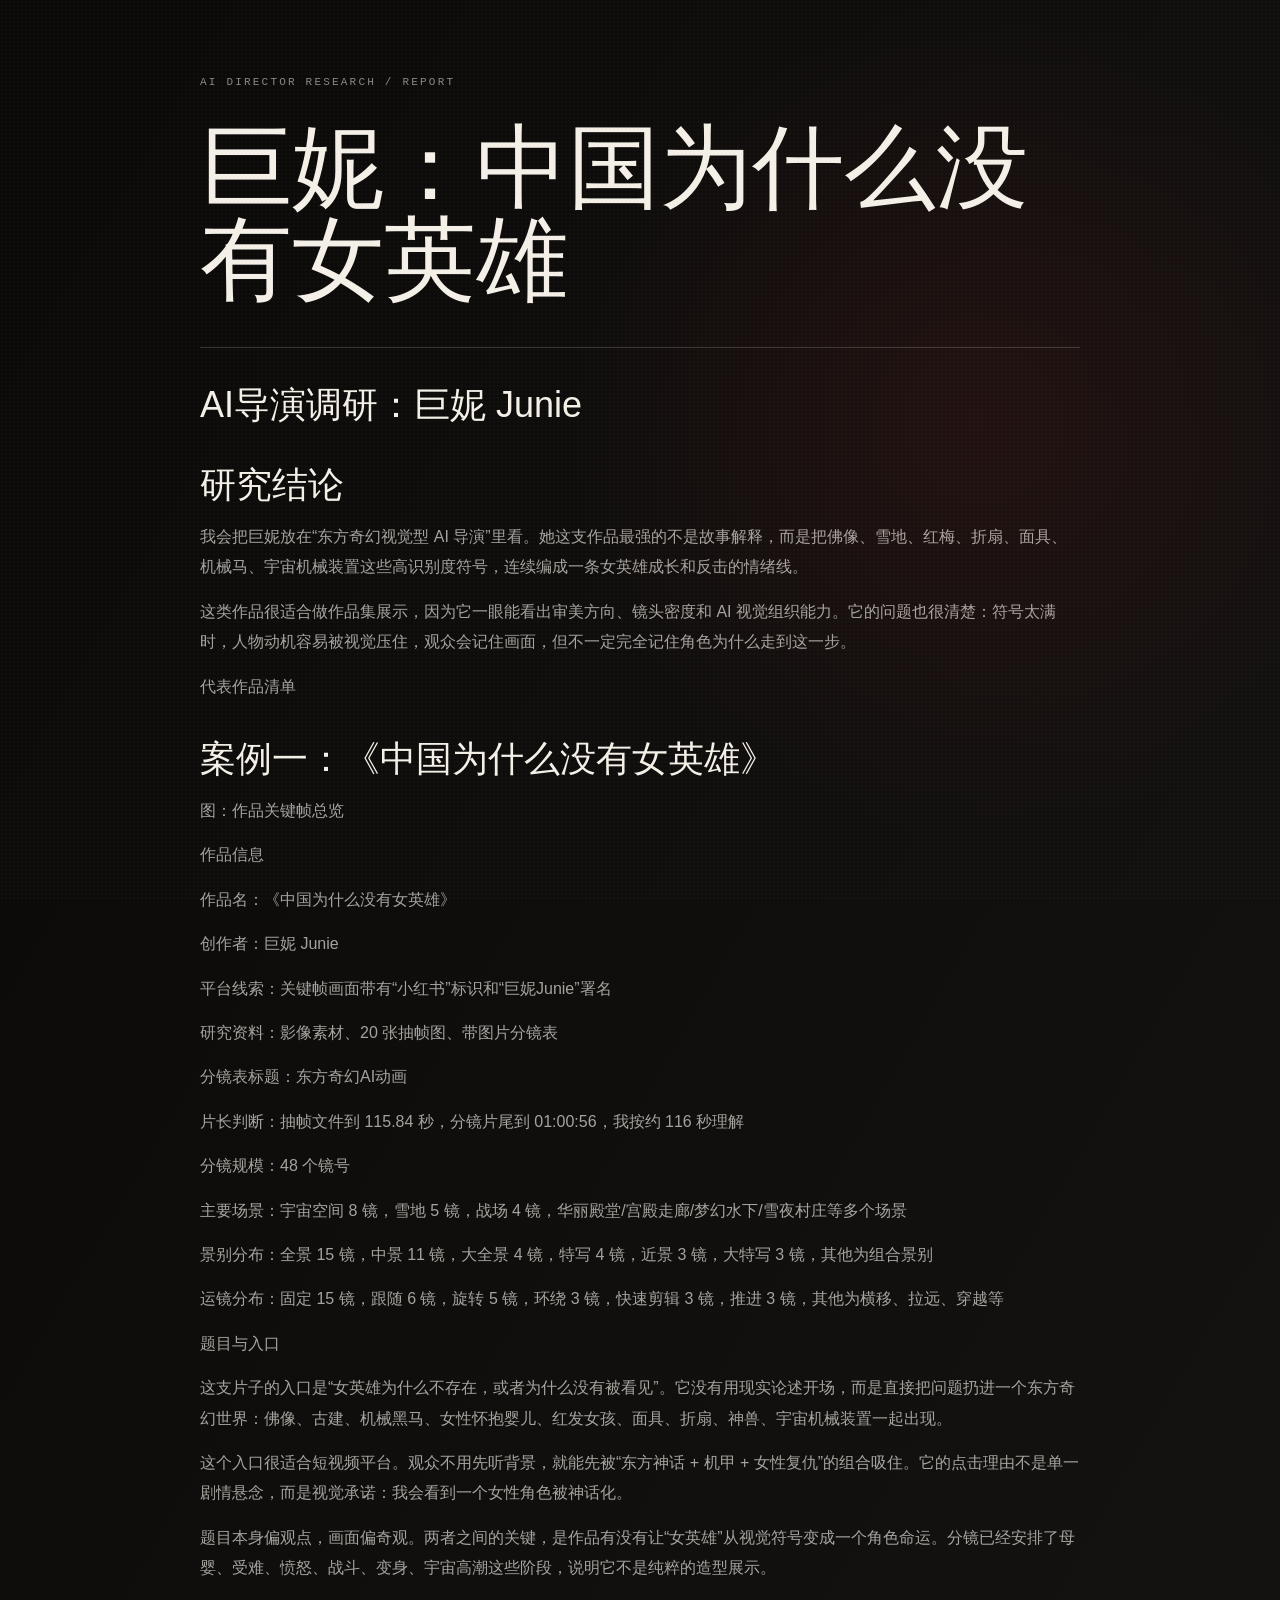
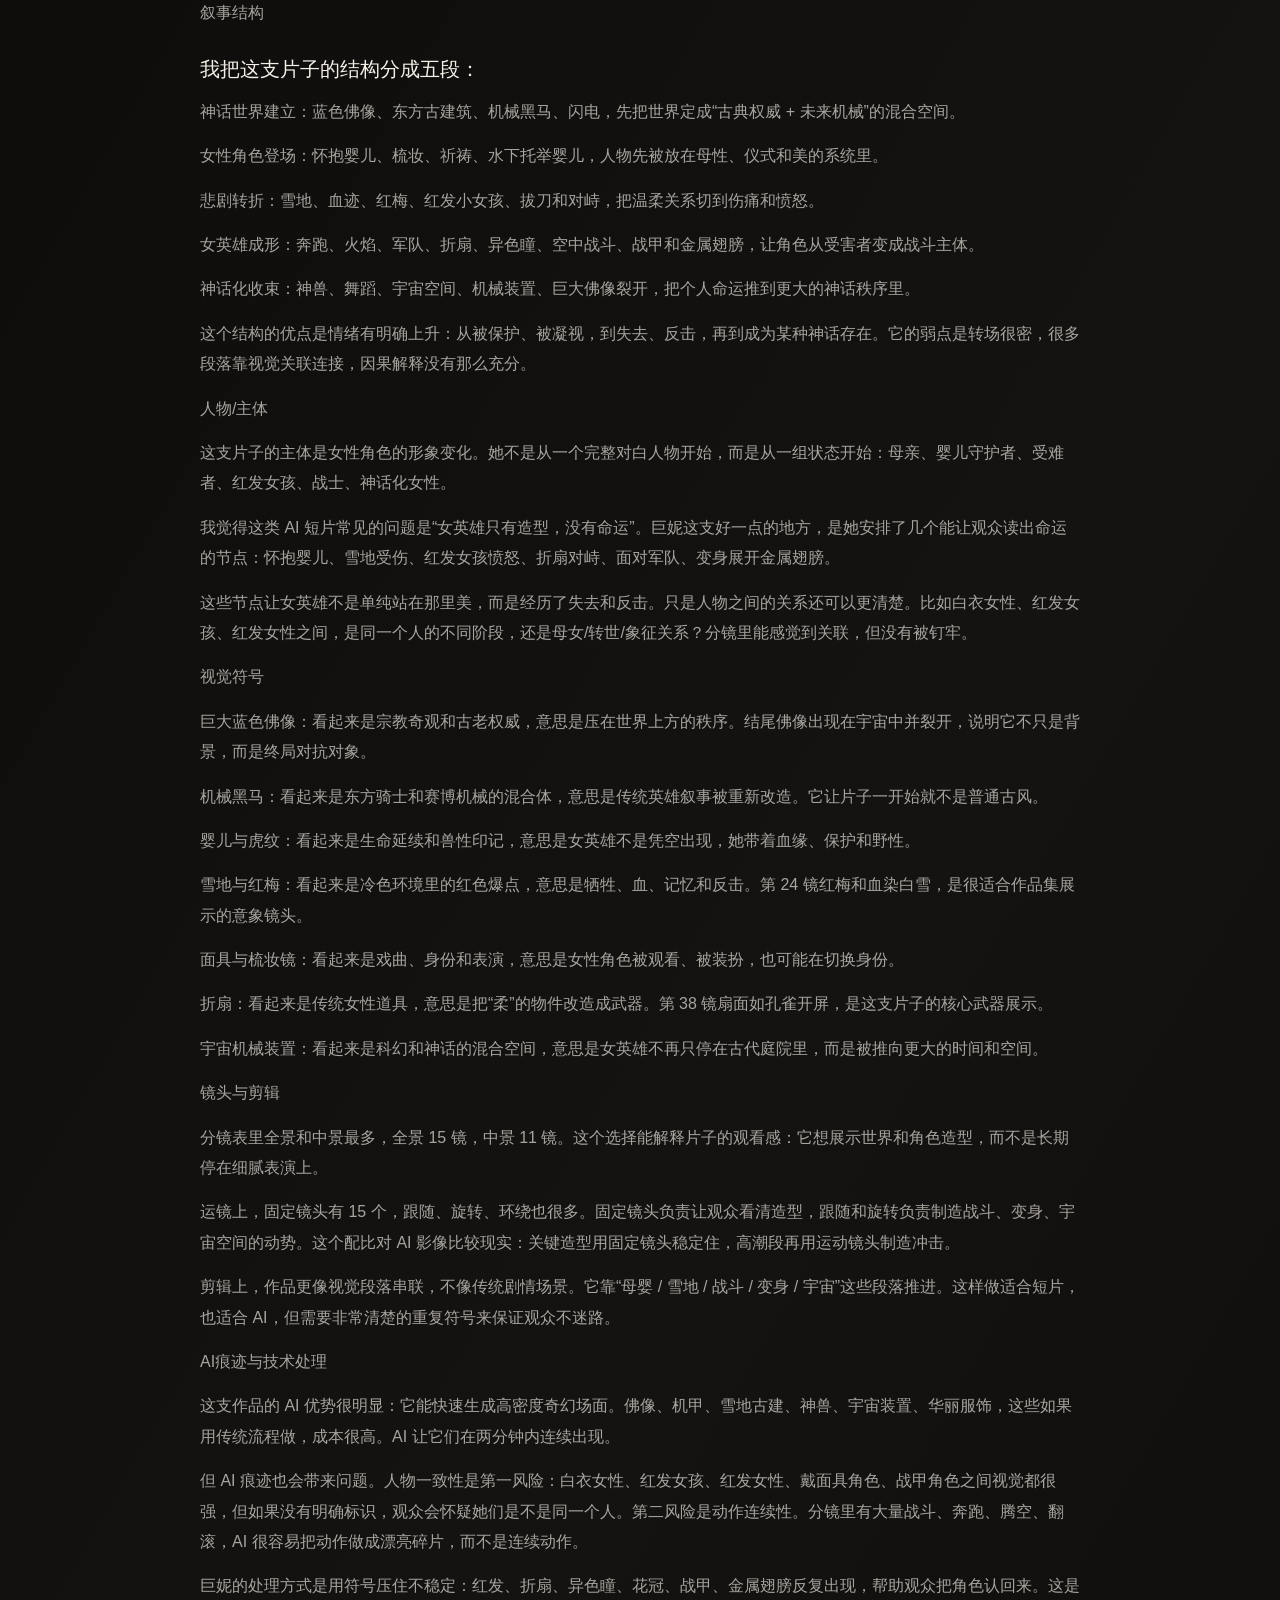
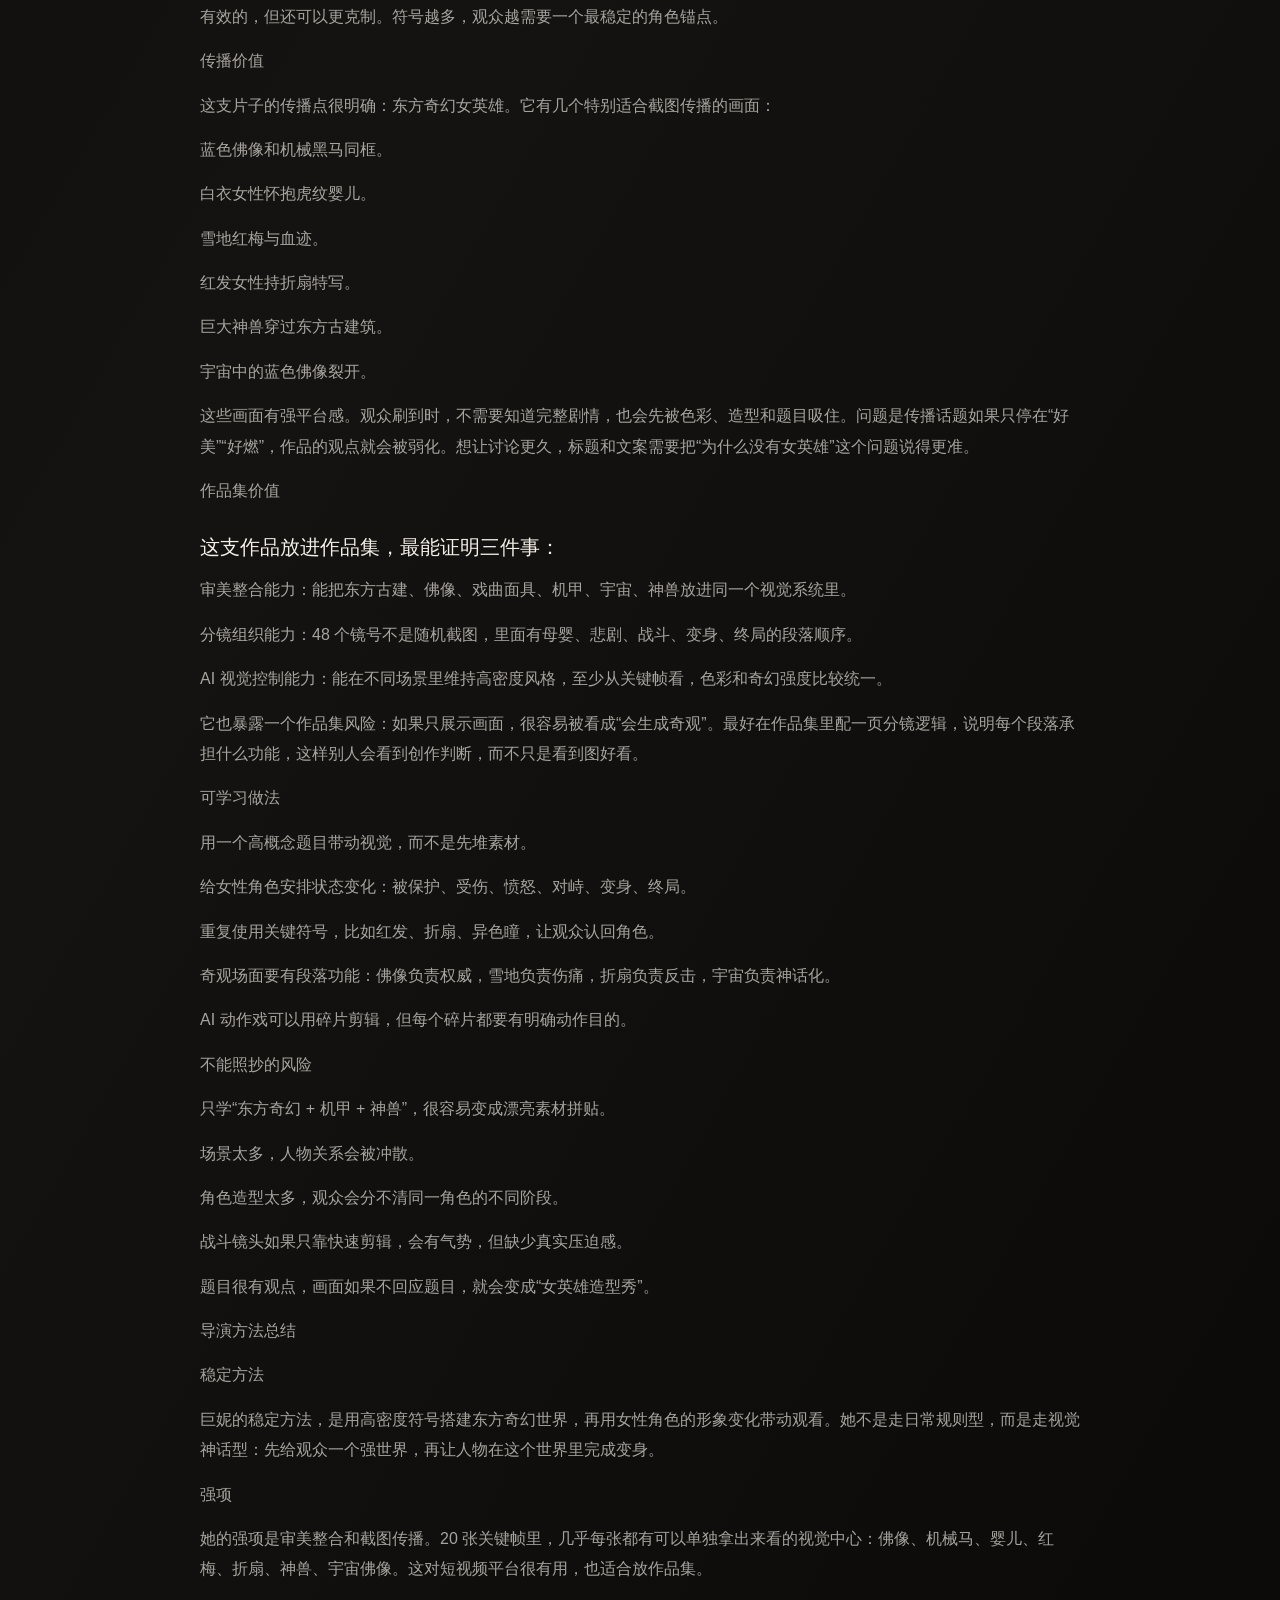
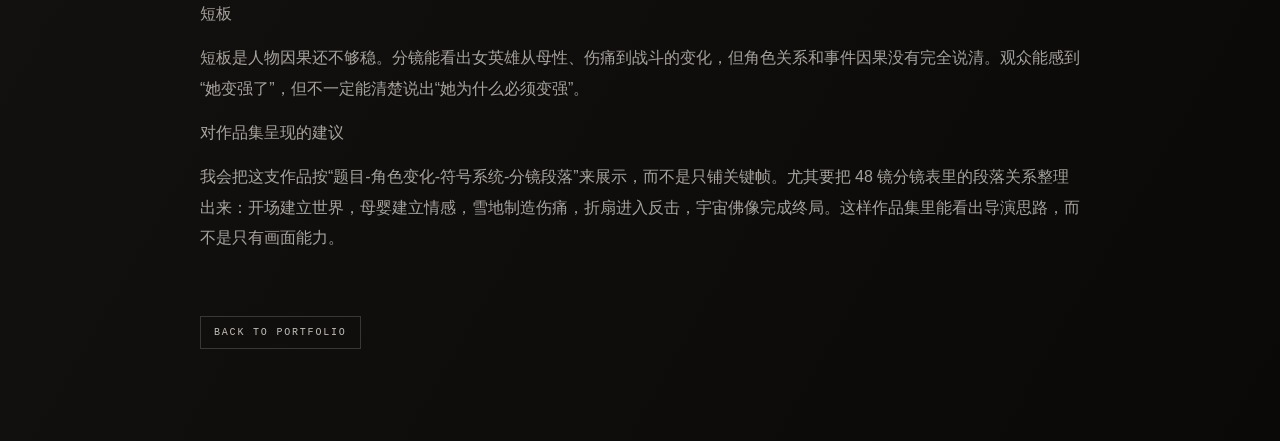
<file: assets/junie-ai-director-report.html>
<!doctype html>
<html lang="zh-CN">
  <head>
    <meta charset="utf-8" />
    <meta name="viewport" content="width=device-width, initial-scale=1" />
    <title>巨妮：中国为什么没有女英雄 | AI导演调研</title>
    <style>
      :root {
        --bg: #0a0908;
        --paper: #f4f0e8;
        --muted: rgba(244, 240, 232, 0.66);
        --line: rgba(244, 240, 232, 0.18);
        --red: #3a1715;
      }
      * { box-sizing: border-box; }
      body {
        margin: 0;
        color: var(--paper);
        background:
          radial-gradient(circle at 76% 8%, rgba(58, 23, 21, 0.42), transparent 26rem),
          linear-gradient(120deg, #0a0908 0%, #151312 54%, #0a0908 100%);
        font-family: Inter, "PingFang SC", "Hiragino Sans GB", "Microsoft YaHei", Arial, sans-serif;
      }
      body::before {
        position: fixed;
        inset: 0;
        content: "";
        pointer-events: none;
        opacity: 0.18;
        background-image: radial-gradient(rgba(244, 240, 232, 0.18) 0.7px, transparent 0.8px);
        background-size: 4px 4px;
      }
      main {
        width: min(880px, calc(100vw - 40px));
        margin: 0 auto;
        padding: 72px 0 92px;
      }
      .eyebrow {
        margin: 0 0 28px;
        color: rgba(244, 240, 232, 0.54);
        font-family: "SFMono-Regular", "Roboto Mono", "Courier New", monospace;
        font-size: 11px;
        letter-spacing: 0.2em;
        text-transform: uppercase;
      }
      h1 {
        margin: 0 0 42px;
        font-size: clamp(42px, 8vw, 92px);
        font-weight: 380;
        line-height: 1;
        letter-spacing: 0;
      }
      .content {
        border-top: 1px solid var(--line);
      }
      h2 {
        margin: 34px 0 14px;
        color: var(--paper);
        font-size: clamp(24px, 3vw, 36px);
        font-weight: 420;
        line-height: 1.28;
      }
      h3 {
        margin: 28px 0 10px;
        color: var(--paper);
        font-size: 20px;
        font-weight: 420;
      }
      p {
        margin: 14px 0;
        color: var(--muted);
        font-size: 16px;
        line-height: 1.9;
      }
      .back {
        display: inline-block;
        margin-top: 48px;
        padding: 10px 13px;
        color: rgba(244, 240, 232, 0.78);
        border: 1px solid var(--line);
        font-family: "SFMono-Regular", "Roboto Mono", "Courier New", monospace;
        font-size: 10px;
        letter-spacing: 0.18em;
        text-transform: uppercase;
        text-decoration: none;
      }
      .back:hover {
        color: var(--paper);
        border-color: rgba(244, 240, 232, 0.62);
        background: rgba(58, 23, 21, 0.34);
      }
    </style>
  </head>
  <body>
    <main>
      <p class="eyebrow">AI DIRECTOR RESEARCH / REPORT</p>
      <h1>巨妮：中国为什么没有女英雄</h1>
      <section class="content">
        <h2>AI导演调研：巨妮 Junie</h2><h2>研究结论</h2><p>我会把巨妮放在“东方奇幻视觉型 AI 导演”里看。她这支作品最强的不是故事解释，而是把佛像、雪地、红梅、折扇、面具、机械马、宇宙机械装置这些高识别度符号，连续编成一条女英雄成长和反击的情绪线。</p><p>这类作品很适合做作品集展示，因为它一眼能看出审美方向、镜头密度和 AI 视觉组织能力。它的问题也很清楚：符号太满时，人物动机容易被视觉压住，观众会记住画面，但不一定完全记住角色为什么走到这一步。</p><p>代表作品清单</p><h2>案例一：《中国为什么没有女英雄》</h2><p>图：作品关键帧总览</p><p>作品信息</p><p>作品名：《中国为什么没有女英雄》</p><p>创作者：巨妮 Junie</p><p>平台线索：关键帧画面带有“小红书”标识和“巨妮Junie”署名</p><p>研究资料：影像素材、20 张抽帧图、带图片分镜表</p><p>分镜表标题：东方奇幻AI动画</p><p>片长判断：抽帧文件到 115.84 秒，分镜片尾到 01:00:56，我按约 116 秒理解</p><p>分镜规模：48 个镜号</p><p>主要场景：宇宙空间 8 镜，雪地 5 镜，战场 4 镜，华丽殿堂/宫殿走廊/梦幻水下/雪夜村庄等多个场景</p><p>景别分布：全景 15 镜，中景 11 镜，大全景 4 镜，特写 4 镜，近景 3 镜，大特写 3 镜，其他为组合景别</p><p>运镜分布：固定 15 镜，跟随 6 镜，旋转 5 镜，环绕 3 镜，快速剪辑 3 镜，推进 3 镜，其他为横移、拉远、穿越等</p><p>题目与入口</p><p>这支片子的入口是“女英雄为什么不存在，或者为什么没有被看见”。它没有用现实论述开场，而是直接把问题扔进一个东方奇幻世界：佛像、古建、机械黑马、女性怀抱婴儿、红发女孩、面具、折扇、神兽、宇宙机械装置一起出现。</p><p>这个入口很适合短视频平台。观众不用先听背景，就能先被“东方神话 + 机甲 + 女性复仇”的组合吸住。它的点击理由不是单一剧情悬念，而是视觉承诺：我会看到一个女性角色被神话化。</p><p>题目本身偏观点，画面偏奇观。两者之间的关键，是作品有没有让“女英雄”从视觉符号变成一个角色命运。分镜已经安排了母婴、受难、愤怒、战斗、变身、宇宙高潮这些阶段，说明它不是纯粹的造型展示。</p><p>叙事结构</p><h3>我把这支片子的结构分成五段：</h3><p>神话世界建立：蓝色佛像、东方古建筑、机械黑马、闪电，先把世界定成“古典权威 + 未来机械”的混合空间。</p><p>女性角色登场：怀抱婴儿、梳妆、祈祷、水下托举婴儿，人物先被放在母性、仪式和美的系统里。</p><p>悲剧转折：雪地、血迹、红梅、红发小女孩、拔刀和对峙，把温柔关系切到伤痛和愤怒。</p><p>女英雄成形：奔跑、火焰、军队、折扇、异色瞳、空中战斗、战甲和金属翅膀，让角色从受害者变成战斗主体。</p><p>神话化收束：神兽、舞蹈、宇宙空间、机械装置、巨大佛像裂开，把个人命运推到更大的神话秩序里。</p><p>这个结构的优点是情绪有明确上升：从被保护、被凝视，到失去、反击，再到成为某种神话存在。它的弱点是转场很密，很多段落靠视觉关联连接，因果解释没有那么充分。</p><p>人物/主体</p><p>这支片子的主体是女性角色的形象变化。她不是从一个完整对白人物开始，而是从一组状态开始：母亲、婴儿守护者、受难者、红发女孩、战士、神话化女性。</p><p>我觉得这类 AI 短片常见的问题是“女英雄只有造型，没有命运”。巨妮这支好一点的地方，是她安排了几个能让观众读出命运的节点：怀抱婴儿、雪地受伤、红发女孩愤怒、折扇对峙、面对军队、变身展开金属翅膀。</p><p>这些节点让女英雄不是单纯站在那里美，而是经历了失去和反击。只是人物之间的关系还可以更清楚。比如白衣女性、红发女孩、红发女性之间，是同一个人的不同阶段，还是母女/转世/象征关系？分镜里能感觉到关联，但没有被钉牢。</p><p>视觉符号</p><p>巨大蓝色佛像：看起来是宗教奇观和古老权威，意思是压在世界上方的秩序。结尾佛像出现在宇宙中并裂开，说明它不只是背景，而是终局对抗对象。</p><p>机械黑马：看起来是东方骑士和赛博机械的混合体，意思是传统英雄叙事被重新改造。它让片子一开始就不是普通古风。</p><p>婴儿与虎纹：看起来是生命延续和兽性印记，意思是女英雄不是凭空出现，她带着血缘、保护和野性。</p><p>雪地与红梅：看起来是冷色环境里的红色爆点，意思是牺牲、血、记忆和反击。第 24 镜红梅和血染白雪，是很适合作品集展示的意象镜头。</p><p>面具与梳妆镜：看起来是戏曲、身份和表演，意思是女性角色被观看、被装扮，也可能在切换身份。</p><p>折扇：看起来是传统女性道具，意思是把“柔”的物件改造成武器。第 38 镜扇面如孔雀开屏，是这支片子的核心武器展示。</p><p>宇宙机械装置：看起来是科幻和神话的混合空间，意思是女英雄不再只停在古代庭院里，而是被推向更大的时间和空间。</p><p>镜头与剪辑</p><p>分镜表里全景和中景最多，全景 15 镜，中景 11 镜。这个选择能解释片子的观看感：它想展示世界和角色造型，而不是长期停在细腻表演上。</p><p>运镜上，固定镜头有 15 个，跟随、旋转、环绕也很多。固定镜头负责让观众看清造型，跟随和旋转负责制造战斗、变身、宇宙空间的动势。这个配比对 AI 影像比较现实：关键造型用固定镜头稳定住，高潮段再用运动镜头制造冲击。</p><p>剪辑上，作品更像视觉段落串联，不像传统剧情场景。它靠“母婴 / 雪地 / 战斗 / 变身 / 宇宙”这些段落推进。这样做适合短片，也适合 AI，但需要非常清楚的重复符号来保证观众不迷路。</p><p>AI痕迹与技术处理</p><p>这支作品的 AI 优势很明显：它能快速生成高密度奇幻场面。佛像、机甲、雪地古建、神兽、宇宙装置、华丽服饰，这些如果用传统流程做，成本很高。AI 让它们在两分钟内连续出现。</p><p>但 AI 痕迹也会带来问题。人物一致性是第一风险：白衣女性、红发女孩、红发女性、戴面具角色、战甲角色之间视觉都很强，但如果没有明确标识，观众会怀疑她们是不是同一个人。第二风险是动作连续性。分镜里有大量战斗、奔跑、腾空、翻滚，AI 很容易把动作做成漂亮碎片，而不是连续动作。</p><p>巨妮的处理方式是用符号压住不稳定：红发、折扇、异色瞳、花冠、战甲、金属翅膀反复出现，帮助观众把角色认回来。这是有效的，但还可以更克制。符号越多，观众越需要一个最稳定的角色锚点。</p><p>传播价值</p><p>这支片子的传播点很明确：东方奇幻女英雄。它有几个特别适合截图传播的画面：</p><p>蓝色佛像和机械黑马同框。</p><p>白衣女性怀抱虎纹婴儿。</p><p>雪地红梅与血迹。</p><p>红发女性持折扇特写。</p><p>巨大神兽穿过东方古建筑。</p><p>宇宙中的蓝色佛像裂开。</p><p>这些画面有强平台感。观众刷到时，不需要知道完整剧情，也会先被色彩、造型和题目吸住。问题是传播话题如果只停在“好美”“好燃”，作品的观点就会被弱化。想让讨论更久，标题和文案需要把“为什么没有女英雄”这个问题说得更准。</p><p>作品集价值</p><h3>这支作品放进作品集，最能证明三件事：</h3><p>审美整合能力：能把东方古建、佛像、戏曲面具、机甲、宇宙、神兽放进同一个视觉系统里。</p><p>分镜组织能力：48 个镜号不是随机截图，里面有母婴、悲剧、战斗、变身、终局的段落顺序。</p><p>AI 视觉控制能力：能在不同场景里维持高密度风格，至少从关键帧看，色彩和奇幻强度比较统一。</p><p>它也暴露一个作品集风险：如果只展示画面，很容易被看成“会生成奇观”。最好在作品集里配一页分镜逻辑，说明每个段落承担什么功能，这样别人会看到创作判断，而不只是看到图好看。</p><p>可学习做法</p><p>用一个高概念题目带动视觉，而不是先堆素材。</p><p>给女性角色安排状态变化：被保护、受伤、愤怒、对峙、变身、终局。</p><p>重复使用关键符号，比如红发、折扇、异色瞳，让观众认回角色。</p><p>奇观场面要有段落功能：佛像负责权威，雪地负责伤痛，折扇负责反击，宇宙负责神话化。</p><p>AI 动作戏可以用碎片剪辑，但每个碎片都要有明确动作目的。</p><p>不能照抄的风险</p><p>只学“东方奇幻 + 机甲 + 神兽”，很容易变成漂亮素材拼贴。</p><p>场景太多，人物关系会被冲散。</p><p>角色造型太多，观众会分不清同一角色的不同阶段。</p><p>战斗镜头如果只靠快速剪辑，会有气势，但缺少真实压迫感。</p><p>题目很有观点，画面如果不回应题目，就会变成“女英雄造型秀”。</p><p>导演方法总结</p><p>稳定方法</p><p>巨妮的稳定方法，是用高密度符号搭建东方奇幻世界，再用女性角色的形象变化带动观看。她不是走日常规则型，而是走视觉神话型：先给观众一个强世界，再让人物在这个世界里完成变身。</p><p>强项</p><p>她的强项是审美整合和截图传播。20 张关键帧里，几乎每张都有可以单独拿出来看的视觉中心：佛像、机械马、婴儿、红梅、折扇、神兽、宇宙佛像。这对短视频平台很有用，也适合放作品集。</p><p>短板</p><p>短板是人物因果还不够稳。分镜能看出女英雄从母性、伤痛到战斗的变化，但角色关系和事件因果没有完全说清。观众能感到“她变强了”，但不一定能清楚说出“她为什么必须变强”。</p><p>对作品集呈现的建议</p><p>我会把这支作品按“题目-角色变化-符号系统-分镜段落”来展示，而不是只铺关键帧。尤其要把 48 镜分镜表里的段落关系整理出来：开场建立世界，母婴建立情感，雪地制造伤痛，折扇进入反击，宇宙佛像完成终局。这样作品集里能看出导演思路，而不是只有画面能力。</p>
      </section>
      <a class="back" href="../index.html#research">BACK TO PORTFOLIO</a>
    </main>
  </body>
</html>
</file>
<file: ai-production-simulator/style.css>
:root {
  --black: #0a0908;
  --charcoal: #151312;
  --panel: rgba(16, 14, 13, 0.72);
  --panel-soft: rgba(244, 240, 232, 0.045);
  --cold-white: #f4f0e8;
  --old-white: #d8d0c4;
  --smoke: rgba(244, 240, 232, 0.64);
  --muted: rgba(244, 240, 232, 0.48);
  --faint: rgba(244, 240, 232, 0.2);
  --line: rgba(244, 240, 232, 0.14);
  --line-strong: rgba(244, 240, 232, 0.32);
  --brown: rgba(43, 33, 29, 0.72);
  --red-brown: rgba(58, 23, 21, 0.36);
  --accent: rgba(194, 121, 83, 0.72);
  --mono: "SFMono-Regular", "Roboto Mono", "Courier New", monospace;
  --sans: Inter, "PingFang SC", "Hiragino Sans GB", "Microsoft YaHei", Arial, sans-serif;
}

* {
  box-sizing: border-box;
}

html {
  background: var(--black);
  scroll-behavior: smooth;
}

body {
  min-height: 100vh;
  margin: 0;
  color: var(--cold-white);
  background:
    radial-gradient(circle at 70% 18%, rgba(58, 23, 21, 0.26), transparent 28rem),
    radial-gradient(circle at 18% 84%, rgba(244, 240, 232, 0.055), transparent 24rem),
    linear-gradient(118deg, #0a0908 0%, #12100f 48%, #1b1513 68%, #090807 100%);
  font-family: var(--sans);
  overflow-x: hidden;
}

body::before,
body::after {
  position: fixed;
  inset: 0;
  content: "";
  pointer-events: none;
}

body::before {
  z-index: 0;
  opacity: 0.18;
  background-image:
    linear-gradient(rgba(244, 240, 232, 0.035) 1px, transparent 1px),
    linear-gradient(90deg, rgba(244, 240, 232, 0.03) 1px, transparent 1px);
  background-size: 72px 72px;
}

body::after {
  z-index: 0;
  background:
    linear-gradient(rgba(0, 0, 0, 0.12), rgba(0, 0, 0, 0.56)),
    radial-gradient(ellipse at center, transparent 42%, rgba(0, 0, 0, 0.52) 100%);
  box-shadow: inset 0 0 140px rgba(0, 0, 0, 0.86);
}

a {
  color: inherit;
  text-decoration: none;
}

button,
input,
select,
textarea {
  font: inherit;
}

.sim-shell {
  position: relative;
  z-index: 1;
  width: min(1440px, calc(100vw - clamp(48px, 8vw, 128px)));
  margin: 0 auto;
  padding: 26px 0 96px;
}

.sim-shell::before {
  position: absolute;
  top: 138px;
  left: 0;
  right: 0;
  height: 1px;
  content: "";
  background: linear-gradient(90deg, transparent, rgba(244, 240, 232, 0.22), transparent);
}

.topbar {
  display: grid;
  grid-template-columns: minmax(220px, 0.9fr) minmax(320px, 1.2fr) minmax(180px, 0.8fr);
  gap: 18px;
  align-items: start;
  min-height: 58px;
  margin-bottom: clamp(74px, 11vh, 132px);
}

.topbar-path,
.topbar-title span,
.topbar-title strong,
.eyebrow,
.panel-title span,
.status-strip,
.version-panel li time {
  color: rgba(244, 240, 232, 0.42);
  font-family: var(--mono);
  font-size: 11px;
  letter-spacing: 0.16em;
}

.topbar-path {
  padding-top: 9px;
  line-height: 1.6;
}

.topbar-links {
  display: flex;
  justify-content: center;
  gap: 12px;
  align-items: center;
}

.topbar-links a {
  min-height: 38px;
  border: 1px solid var(--line);
  border-radius: 0;
  color: var(--smoke);
  background:
    linear-gradient(180deg, rgba(244, 240, 232, 0.04), rgba(0, 0, 0, 0.14)),
    rgba(5, 5, 5, 0.46);
  padding: 10px 14px;
  font-size: 13px;
  cursor: pointer;
  transition:
    border-color 170ms ease,
    color 170ms ease,
    background 170ms ease,
    transform 170ms ease;
}

.topbar-links a:hover,
.topbar-links a:focus-visible {
  border-color: var(--line-strong);
  color: var(--cold-white);
  background:
    linear-gradient(180deg, rgba(244, 240, 232, 0.062), rgba(58, 23, 21, 0.1)),
    rgba(5, 5, 5, 0.62);
  outline: none;
  transform: translateY(-1px);
}

.topbar-title {
  display: grid;
  gap: 6px;
  justify-items: end;
  text-align: right;
}

.topbar-title strong {
  color: var(--smoke);
  font-family: var(--sans);
  font-size: 13px;
  font-weight: 420;
  letter-spacing: 0;
}

.workspace-header {
  display: grid;
  grid-template-columns: minmax(0, 1.16fr) minmax(340px, 0.84fr);
  gap: clamp(32px, 6vw, 86px);
  align-items: end;
  margin-bottom: clamp(54px, 8vh, 90px);
}

.workspace-header h1 {
  max-width: 1080px;
  margin: 18px 0 0;
  color: var(--cold-white);
  font-size: clamp(58px, 8.4vw, 126px);
  font-weight: 330;
  line-height: 0.98;
  letter-spacing: 0;
}

.workspace-header > p {
  max-width: 590px;
  margin: 0;
  border-left: 1px solid var(--line);
  color: var(--smoke);
  padding-left: 24px;
  font-size: clamp(15px, 1.25vw, 18px);
  line-height: 1.95;
}

.hero-tags {
  display: flex;
  flex-wrap: wrap;
  gap: 10px;
  margin-top: 26px;
}

.hero-tags span,
.input-strip span,
.badge {
  display: inline-flex;
  align-items: center;
  min-height: 28px;
  border: 1px solid rgba(244, 240, 232, 0.16);
  background: rgba(244, 240, 232, 0.035);
  padding: 0 10px;
  color: rgba(244, 240, 232, 0.58);
  font-family: var(--mono);
  font-size: 10px;
  letter-spacing: 0.12em;
}

.hero-tags span {
  padding: 8px 11px;
  color: rgba(244, 240, 232, 0.68);
  font-family: var(--sans);
  font-size: 12px;
  letter-spacing: 0;
}

.workbench {
  display: grid;
  grid-template-columns: minmax(320px, 390px) minmax(0, 1fr);
  gap: clamp(22px, 3vw, 40px);
  align-items: start;
}

.input-panel,
.result-panel,
.dashboard-grid article,
.analysis-card,
.summary-grid article,
.board-title,
.shot-table-wrap,
.detail-card,
.report-card,
.version-panel {
  border: 1px solid var(--line);
  background:
    linear-gradient(180deg, rgba(244, 240, 232, 0.045), rgba(244, 240, 232, 0.01)),
    rgba(5, 5, 5, 0.46);
  box-shadow:
    inset 0 1px 0 rgba(244, 240, 232, 0.045),
    0 26px 80px rgba(0, 0, 0, 0.32);
  backdrop-filter: blur(14px);
  transition:
    border-color 180ms ease,
    background 180ms ease,
    transform 180ms ease;
}

.input-panel:hover,
.result-panel:hover,
.dashboard-grid article:hover,
.analysis-card:hover,
.summary-grid article:hover,
.board-title:hover,
.shot-table-wrap:hover,
.detail-card:hover,
.report-card:hover,
.version-panel:hover {
  border-color: rgba(244, 240, 232, 0.26);
  background:
    linear-gradient(180deg, rgba(244, 240, 232, 0.055), rgba(244, 240, 232, 0.012)),
    rgba(5, 5, 5, 0.56);
}

.input-panel {
  position: sticky;
  top: 76px;
  padding: 24px;
}

.result-panel {
  display: grid;
  gap: 24px;
  padding: clamp(20px, 2.2vw, 32px);
}

.panel-title {
  display: grid;
  gap: 12px;
  margin-bottom: 22px;
}

.panel-title.compact {
  margin-bottom: 16px;
}

.panel-title span {
  width: fit-content;
  border: 1px solid rgba(244, 240, 232, 0.14);
  background: rgba(244, 240, 232, 0.035);
  padding: 7px 10px;
}

.panel-title strong {
  color: rgba(244, 240, 232, 0.9);
  font-size: 22px;
  font-weight: 400;
  letter-spacing: -0.02em;
}

label {
  display: grid;
  gap: 8px;
  margin-bottom: 16px;
  color: rgba(244, 240, 232, 0.6);
  font-size: 13px;
}

input,
select,
textarea {
  width: 100%;
  border: 1px solid rgba(244, 240, 232, 0.14);
  border-radius: 0;
  outline: none;
  background: rgba(0, 0, 0, 0.26);
  color: rgba(244, 240, 232, 0.88);
  padding: 12px 13px;
  transition:
    border-color 160ms ease,
    background 160ms ease,
    box-shadow 160ms ease;
}

textarea {
  min-height: 320px;
  resize: vertical;
  line-height: 1.72;
}

input:hover,
select:hover,
textarea:hover {
  border-color: rgba(244, 240, 232, 0.24);
}

input:focus,
select:focus,
textarea:focus {
  border-color: rgba(244, 240, 232, 0.36);
  background: rgba(0, 0, 0, 0.38);
  box-shadow: inset 0 0 0 1px rgba(244, 240, 232, 0.055);
}

.primary-button,
.ghost-button {
  min-height: 42px;
  border: 1px solid rgba(244, 240, 232, 0.18);
  border-radius: 0;
  background: rgba(244, 240, 232, 0.045);
  color: rgba(244, 240, 232, 0.84);
  padding: 0 16px;
  cursor: pointer;
  transition:
    border-color 160ms ease,
    background 160ms ease,
    transform 160ms ease;
}

.primary-button {
  width: 100%;
  margin-top: 12px;
  color: var(--cold-white);
  border-color: rgba(194, 121, 83, 0.46);
  background:
    linear-gradient(90deg, rgba(58, 23, 21, 0.42), rgba(244, 240, 232, 0.045)),
    rgba(0, 0, 0, 0.24);
}

.primary-button:hover,
.primary-button:focus-visible,
.ghost-button:hover,
.ghost-button:focus-visible {
  border-color: rgba(244, 240, 232, 0.36);
  background: rgba(244, 240, 232, 0.07);
  transform: translateY(-1px);
  outline: none;
}

.primary-button:disabled {
  cursor: wait;
  opacity: 0.62;
  transform: none;
}

.process-card {
  margin-top: 24px;
  border-top: 1px solid rgba(244, 240, 232, 0.14);
  padding-top: 22px;
}

.process-list,
.analysis-steps {
  display: flex;
  flex-wrap: wrap;
  gap: 8px;
  margin: 0;
  padding: 0;
  list-style: none;
}

.process-list li,
.analysis-steps li {
  border: 1px solid rgba(244, 240, 232, 0.14);
  background: rgba(0, 0, 0, 0.2);
  color: rgba(244, 240, 232, 0.42);
  padding: 8px 10px;
  font-family: var(--mono);
  font-size: 11px;
  letter-spacing: 0.08em;
  transition:
    border-color 160ms ease,
    color 160ms ease,
    background 160ms ease;
}

.process-list li.is-running,
.analysis-steps li.is-running {
  color: rgba(244, 240, 232, 0.9);
  border-color: rgba(194, 121, 83, 0.45);
  background: rgba(58, 23, 21, 0.22);
}

.process-list li.is-done,
.analysis-steps li.is-done {
  color: rgba(244, 240, 232, 0.66);
  border-color: rgba(244, 240, 232, 0.23);
}

.status-strip {
  display: flex;
  justify-content: space-between;
  gap: 12px;
  border-bottom: 1px solid rgba(244, 240, 232, 0.14);
  padding-bottom: 16px;
  letter-spacing: 0.12em;
}

.dashboard-grid {
  display: grid;
  grid-template-columns: repeat(4, minmax(0, 1fr));
  gap: 12px;
}

.dashboard-grid article {
  min-height: 102px;
  display: grid;
  align-content: space-between;
  padding: 16px;
}

.dashboard-grid span,
.summary-grid span,
.board-title p {
  color: rgba(244, 240, 232, 0.42);
  font-family: var(--mono);
  font-size: 11px;
  letter-spacing: 0.12em;
}

.dashboard-grid strong {
  color: rgba(244, 240, 232, 0.9);
  font-family: var(--mono);
  font-size: clamp(30px, 3vw, 46px);
  font-weight: 400;
  letter-spacing: -0.06em;
}

.analysis-card {
  padding: 18px;
}

.analysis-bar {
  height: 3px;
  overflow: hidden;
  border: 1px solid rgba(244, 240, 232, 0.12);
  background: rgba(244, 240, 232, 0.035);
}

.analysis-bar span {
  display: block;
  width: 0%;
  height: 100%;
  background: linear-gradient(90deg, rgba(194, 121, 83, 0.34), rgba(244, 240, 232, 0.58));
  transition: width 0.34s ease;
}

.analysis-steps {
  display: grid;
  grid-template-columns: repeat(6, minmax(0, 1fr));
  margin-top: 14px;
}

.analysis-steps li {
  text-align: center;
}

.summary-grid {
  display: grid;
  grid-template-columns: repeat(3, minmax(0, 1fr));
  gap: 14px;
}

.summary-grid article {
  padding: 18px;
}

.summary-grid p {
  margin: 12px 0 0;
  color: rgba(244, 240, 232, 0.64);
  font-size: 13px;
  line-height: 1.8;
}

.board-title {
  display: flex;
  justify-content: space-between;
  align-items: end;
  gap: 24px;
  padding: 18px;
}

.board-title .panel-title {
  margin: 0;
}

.board-title p {
  max-width: 540px;
  margin: 0;
  line-height: 1.7;
  letter-spacing: 0.08em;
}

.shot-layout {
  display: grid;
  grid-template-columns: minmax(0, 1.3fr) minmax(300px, 0.7fr);
  gap: 20px;
  align-items: start;
}

.shot-table-wrap {
  overflow: auto;
  background: rgba(0, 0, 0, 0.24);
}

.shot-id-note {
  position: sticky;
  left: 0;
  z-index: 1;
  display: grid;
  gap: 6px;
  min-width: 100%;
  border-bottom: 1px solid rgba(244, 240, 232, 0.14);
  background: rgba(11, 10, 9, 0.92);
  padding: 16px;
}

.shot-id-note strong {
  color: rgba(244, 240, 232, 0.88);
  font-size: 13px;
  font-weight: 400;
}

.shot-id-note p {
  margin: 0;
  color: rgba(244, 240, 232, 0.56);
  font-size: 12px;
  line-height: 1.7;
}

.shot-table {
  width: 100%;
  min-width: 1320px;
  border-collapse: collapse;
}

.shot-table th,
.shot-table td {
  border-bottom: 1px solid rgba(244, 240, 232, 0.12);
  padding: 14px 15px;
  text-align: left;
  vertical-align: top;
}

.shot-table th {
  position: sticky;
  top: 0;
  z-index: 2;
  color: rgba(244, 240, 232, 0.42);
  background: rgba(10, 9, 8, 0.96);
  font-family: var(--mono);
  font-size: 11px;
  font-weight: 400;
  letter-spacing: 0.12em;
}

.shot-table td {
  color: rgba(244, 240, 232, 0.62);
  font-size: 13px;
  line-height: 1.68;
}

.shot-table tr {
  cursor: pointer;
  transition: background 160ms ease;
}

.shot-table tr.is-active td,
.shot-table tr:hover td {
  color: rgba(244, 240, 232, 0.88);
  background: rgba(244, 240, 232, 0.045);
}

.shot-table tr.is-active td:first-child {
  box-shadow: inset 3px 0 0 rgba(194, 121, 83, 0.56);
}

.shot-table td span {
  color: rgba(244, 240, 232, 0.4);
  font-size: 11px;
}

.empty-cell {
  padding: 58px 14px !important;
  color: rgba(244, 240, 232, 0.4) !important;
  text-align: center !important;
}

.badge {
  min-height: 26px;
  white-space: nowrap;
  cursor: help;
  transition:
    border-color 160ms ease,
    background 160ms ease,
    transform 160ms ease;
}

.badge:hover {
  border-color: rgba(244, 240, 232, 0.32);
  background: rgba(244, 240, 232, 0.06);
  transform: translateY(-1px);
}

.route-ai,
.fit-high {
  color: rgba(244, 240, 232, 0.88);
  border-color: rgba(244, 240, 232, 0.32);
}

.route-live,
.risk-mid,
.fit-mid {
  color: rgba(244, 240, 232, 0.68);
  border-color: rgba(194, 121, 83, 0.34);
  background: rgba(58, 23, 21, 0.16);
}

.route-hybrid,
.route-cg {
  color: rgba(244, 240, 232, 0.74);
  border-color: rgba(244, 240, 232, 0.2);
  background: rgba(244, 240, 232, 0.035);
}

.route-noai,
.risk-high {
  color: rgba(244, 240, 232, 0.78);
  border-color: rgba(194, 121, 83, 0.42);
  background: rgba(58, 23, 21, 0.22);
}

.risk-low,
.fit-low,
.fit-none {
  color: rgba(244, 240, 232, 0.52);
  border-color: rgba(244, 240, 232, 0.14);
}

.detail-card,
.report-card {
  padding: 22px;
}

.detail-card p,
.detail-card li {
  color: rgba(244, 240, 232, 0.62);
  font-size: 14px;
  line-height: 1.76;
}

#detail-content {
  display: grid;
  gap: 14px;
  opacity: 1;
  transform: translateY(0);
  transition:
    opacity 160ms ease,
    transform 160ms ease;
}

#detail-content.is-changing {
  opacity: 0;
  transform: translateY(6px);
}

#detail-content section {
  border-top: 1px solid rgba(244, 240, 232, 0.12);
  padding-top: 14px;
}

#detail-content h3 {
  margin: 0 0 8px;
  color: rgba(244, 240, 232, 0.86);
  font-size: 14px;
  font-weight: 400;
}

#detail-content p {
  margin: 0;
}

.prompt-copy {
  color: rgba(244, 240, 232, 0.78) !important;
  font-family: var(--mono);
  font-size: 12px !important;
}

.prompt-list {
  display: grid;
  grid-template-columns: minmax(88px, 0.28fr) minmax(0, 1fr);
  gap: 10px 12px;
  margin: 0;
}

.prompt-list dt {
  color: rgba(244, 240, 232, 0.72);
}

.prompt-list dd {
  margin: 0;
  color: rgba(244, 240, 232, 0.62);
  line-height: 1.7;
}

pre {
  min-height: 220px;
  max-height: 360px;
  margin: 0;
  overflow: auto;
  color: rgba(244, 240, 232, 0.68);
  font-family: var(--sans);
  font-size: 14px;
  line-height: 1.82;
  white-space: pre-wrap;
}

.action-row {
  display: flex;
  flex-wrap: wrap;
  gap: 10px;
  margin-top: 18px;
}

.version-panel {
  margin-top: 28px;
  padding: 24px;
}

.version-panel ol {
  display: grid;
  gap: 10px;
  margin: 0;
  padding-left: 1.2em;
}

.version-panel li {
  color: rgba(244, 240, 232, 0.6);
  line-height: 1.7;
}

.demo-notice {
  margin-top: 24px;
  border: 1px dashed rgba(244, 240, 232, 0.18);
  background: rgba(244, 240, 232, 0.035);
  color: rgba(244, 240, 232, 0.58);
  padding: 18px 20px;
  text-align: center;
  line-height: 1.7;
}

.toast {
  position: fixed;
  right: 24px;
  bottom: 24px;
  z-index: 20;
  max-width: 320px;
  border: 1px solid rgba(244, 240, 232, 0.24);
  background: rgba(10, 9, 8, 0.92);
  color: rgba(244, 240, 232, 0.86);
  padding: 12px 14px;
  opacity: 0;
  transform: translateY(12px);
  pointer-events: none;
  transition:
    opacity 180ms ease,
    transform 180ms ease;
  backdrop-filter: blur(12px);
}

.toast.is-visible {
  opacity: 1;
  transform: translateY(0);
}

.tooltip {
  position: fixed;
  top: 0;
  left: 0;
  z-index: 30;
  max-width: 320px;
  border: 1px solid rgba(244, 240, 232, 0.24);
  background: rgba(10, 9, 8, 0.94);
  color: rgba(244, 240, 232, 0.78);
  padding: 10px 12px;
  font-size: 12px;
  line-height: 1.65;
  opacity: 0;
  pointer-events: none;
  box-shadow: 0 18px 50px rgba(0, 0, 0, 0.36);
  backdrop-filter: blur(12px);
  transition: opacity 140ms ease;
}

.tooltip.is-visible {
  opacity: 1;
}

.reveal-card,
.input-panel,
.workspace-header {
  opacity: 0;
  transform: translateY(12px);
  transition:
    opacity 420ms ease,
    transform 420ms ease;
}

.reveal-card.is-visible,
.input-panel.is-visible,
.workspace-header.is-visible {
  opacity: 1;
  transform: translateY(0);
}

body.is-switching .result-panel,
body.is-switching .input-panel {
  opacity: 0.5;
  transform: translateY(4px);
}

@media (max-width: 1100px) {
  .sim-shell {
    width: min(100% - 32px, 860px);
  }

  .topbar,
  .workspace-header,
  .workbench,
  .shot-layout,
  .summary-grid,
  .dashboard-grid {
    grid-template-columns: 1fr;
  }

  .topbar {
    gap: 16px;
    margin-bottom: 58px;
  }

  .topbar-links {
    justify-content: flex-start;
  }

  .topbar-title {
    justify-items: start;
    text-align: left;
  }

  .workspace-header {
    margin-bottom: 42px;
  }

  .workspace-header h1 {
    font-size: clamp(42px, 13vw, 76px);
  }

  .workspace-header > p {
    padding-left: 16px;
  }

  .input-panel {
    position: static;
  }

  .analysis-steps {
    grid-template-columns: repeat(2, minmax(0, 1fr));
  }

  .board-title {
    display: grid;
  }

  .status-strip {
    display: grid;
  }
}

@media (max-width: 640px) {
  .sim-shell {
    width: min(100% - 24px, 520px);
    padding-top: 18px;
  }

  .topbar-links a {
    width: 100%;
    text-align: center;
  }

  .topbar-links,
  .hero-tags {
    display: grid;
    grid-template-columns: 1fr;
  }

  .input-panel,
  .result-panel,
  .version-panel {
    padding: 18px;
  }

  .analysis-steps {
    grid-template-columns: 1fr;
  }
}
</file>
<file: script-agent-simulator/style.css>
:root {
  --black: #050505;
  --near-black: #080807;
  --panel: rgba(13, 12, 11, 0.72);
  --panel-strong: rgba(16, 15, 14, 0.88);
  --panel-soft: rgba(244, 240, 232, 0.045);
  --line: rgba(244, 240, 232, 0.14);
  --line-mid: rgba(244, 240, 232, 0.22);
  --line-strong: rgba(244, 240, 232, 0.34);
  --text: rgba(244, 240, 232, 0.93);
  --muted: rgba(244, 240, 232, 0.64);
  --faint: rgba(244, 240, 232, 0.42);
  --ghost: rgba(244, 240, 232, 0.26);
  --accent: rgba(194, 121, 83, 0.88);
  --accent-soft: rgba(194, 121, 83, 0.12);
  --success: rgba(151, 195, 160, 0.82);
  --warning: rgba(218, 174, 95, 0.78);
  --shadow: 0 26px 90px rgba(0, 0, 0, 0.4);
  --mono: "SFMono-Regular", "Roboto Mono", "Cascadia Mono", Consolas, monospace;
  --sans: Inter, "PingFang SC", "Hiragino Sans GB", "Microsoft YaHei", Arial, sans-serif;
}

* {
  box-sizing: border-box;
}

html {
  scroll-behavior: smooth;
}

body {
  min-width: 320px;
  margin: 0;
  color: var(--text);
  background:
    radial-gradient(circle at 74% 12%, rgba(67, 35, 24, 0.22), transparent 34%),
    radial-gradient(circle at 10% 70%, rgba(244, 240, 232, 0.045), transparent 30%),
    linear-gradient(180deg, rgba(5, 5, 5, 0.9), rgba(5, 5, 5, 0.98)),
    #050505;
  font-family: var(--sans);
}

body::before {
  position: fixed;
  inset: 0;
  z-index: 0;
  content: "";
  pointer-events: none;
  opacity: 0.34;
  background-image:
    linear-gradient(rgba(244, 240, 232, 0.032) 1px, transparent 1px),
    linear-gradient(90deg, rgba(244, 240, 232, 0.032) 1px, transparent 1px);
  background-size: 64px 64px;
  mask-image: linear-gradient(180deg, black 0, transparent 92%);
}

body::after {
  position: fixed;
  inset: 0;
  z-index: 0;
  content: "";
  pointer-events: none;
  opacity: 0.2;
  background:
    linear-gradient(90deg, rgba(255, 255, 255, 0.04), transparent 18%, transparent 82%, rgba(255, 255, 255, 0.028)),
    repeating-linear-gradient(180deg, rgba(244, 240, 232, 0.018) 0, rgba(244, 240, 232, 0.018) 1px, transparent 1px, transparent 4px);
}

a {
  color: inherit;
  text-decoration: none;
}

button,
input,
select,
textarea {
  font: inherit;
}

button {
  border: 0;
}

.sim-shell {
  position: relative;
  z-index: 1;
  width: min(1360px, calc(100vw - 72px));
  margin: 0 auto;
  padding: 30px 0 82px;
}

.sim-shell::before {
  position: absolute;
  inset: 76px -24px auto;
  height: 1px;
  content: "";
  background: linear-gradient(90deg, transparent, rgba(244, 240, 232, 0.2), transparent);
}

.topbar {
  display: grid;
  grid-template-columns: minmax(220px, 0.9fr) minmax(320px, 1.2fr) minmax(180px, 0.8fr);
  gap: 18px;
  align-items: start;
  min-height: 58px;
  margin-bottom: clamp(74px, 11vh, 132px);
}

.topbar-path,
.topbar-title span,
.topbar-title strong,
.eyebrow,
.panel-heading span,
.section-title span,
.microcopy,
.progress-item span,
.progress-item em,
.reviewer-head span,
.version-box time,
.version-box em,
.report-meta span,
.public-notice span {
  color: var(--faint);
  font-family: var(--mono);
  font-size: 11px;
  letter-spacing: 0.16em;
}

.topbar-path {
  padding-top: 9px;
  line-height: 1.6;
}

.topbar-links {
  display: flex;
  justify-content: center;
  gap: 12px;
  align-items: center;
}

.topbar-links a,
.sample-tab,
.ghost-button,
.file-ui {
  min-height: 38px;
  border: 1px solid var(--line);
  border-radius: 0;
  color: var(--muted);
  background:
    linear-gradient(180deg, rgba(244, 240, 232, 0.04), rgba(0, 0, 0, 0.14)),
    rgba(5, 5, 5, 0.46);
  padding: 10px 14px;
  font-size: 13px;
  cursor: pointer;
  transition:
    border-color 170ms ease,
    color 170ms ease,
    background 170ms ease,
    transform 170ms ease;
}

.topbar-links a:hover,
.sample-tab:hover,
.ghost-button:hover,
.file-ui:hover,
.topbar-links a:focus-visible,
.sample-tab:focus-visible,
.ghost-button:focus-visible,
.file-ui:focus-visible {
  border-color: var(--line-strong);
  color: var(--text);
  background:
    linear-gradient(180deg, rgba(244, 240, 232, 0.062), rgba(58, 23, 21, 0.1)),
    rgba(5, 5, 5, 0.62);
  outline: none;
  transform: translateY(-1px);
}

.topbar-title {
  display: grid;
  gap: 6px;
  justify-items: end;
  text-align: right;
}

.topbar-title strong {
  color: var(--muted);
  font-family: var(--sans);
  font-size: 13px;
  font-weight: 420;
  letter-spacing: 0;
}

.workspace-header {
  display: grid;
  grid-template-columns: minmax(0, 1.16fr) minmax(340px, 0.84fr);
  gap: clamp(32px, 6vw, 86px);
  align-items: end;
  margin-bottom: clamp(54px, 8vh, 90px);
}

.workspace-header h1 {
  max-width: 1080px;
  margin: 18px 0 0;
  font-size: clamp(58px, 8.4vw, 126px);
  font-weight: 330;
  line-height: 0.98;
  letter-spacing: 0;
}

.workspace-header > p {
  max-width: 590px;
  margin: 0;
  border-left: 1px solid var(--line);
  color: var(--muted);
  padding-left: 24px;
  font-size: clamp(15px, 1.25vw, 18px);
  line-height: 1.95;
}

.hero-tags {
  display: flex;
  flex-wrap: wrap;
  gap: 10px;
  margin-top: 26px;
}

.hero-tags span {
  border: 1px solid var(--line);
  color: rgba(244, 240, 232, 0.68);
  background: rgba(244, 240, 232, 0.035);
  padding: 8px 11px;
  font-size: 12px;
}

.workbench {
  display: grid;
  grid-template-columns: minmax(320px, 420px) minmax(340px, 0.92fr) minmax(460px, 1.08fr);
  gap: 28px;
  align-items: start;
}

.panel,
.public-notice {
  border: 1px solid var(--line);
  background:
    linear-gradient(135deg, rgba(244, 240, 232, 0.046), transparent 42%),
    linear-gradient(180deg, var(--panel-soft), rgba(0, 0, 0, 0.2)),
    var(--panel);
  box-shadow: var(--shadow);
  backdrop-filter: blur(15px);
}

.panel {
  min-width: 0;
  padding: 26px;
}

.input-panel {
  position: sticky;
  top: 24px;
}

.process-panel,
.output-panel {
  min-height: 760px;
}

.reviewer-panel {
  grid-column: 1 / -1;
  margin-top: 8px;
}

.panel-heading,
.section-title,
.reviewer-head,
.run-state,
.report-meta {
  display: flex;
  justify-content: space-between;
  gap: 18px;
  align-items: flex-start;
}

.panel-heading {
  margin-bottom: 24px;
  border-bottom: 1px solid var(--line);
  padding-bottom: 18px;
}

.panel-heading h2,
.section-title h3 {
  margin: 0;
  color: var(--text);
  font-size: 24px;
  font-weight: 390;
  line-height: 1.18;
}

.sample-switch {
  display: grid;
  grid-template-columns: repeat(2, minmax(0, 1fr));
  gap: 10px;
  margin-bottom: 22px;
}

.sample-tab {
  min-height: 46px;
}

.sample-tab.is-active {
  border-color: rgba(194, 121, 83, 0.72);
  color: rgba(255, 226, 203, 0.94);
  background:
    linear-gradient(180deg, rgba(194, 121, 83, 0.12), rgba(0, 0, 0, 0.12)),
    rgba(5, 5, 5, 0.5);
}

label,
.mode-field {
  display: grid;
  gap: 9px;
  margin: 0 0 18px;
  color: var(--muted);
  font-size: 13px;
  line-height: 1.55;
}

input,
select,
textarea {
  width: 100%;
  border: 1px solid rgba(244, 240, 232, 0.13);
  border-radius: 0;
  color: var(--text);
  background: rgba(0, 0, 0, 0.28);
  padding: 13px 14px;
  outline: none;
  transition:
    border-color 170ms ease,
    background 170ms ease,
    box-shadow 170ms ease;
}

select {
  appearance: none;
  background-image:
    linear-gradient(45deg, transparent 50%, rgba(244, 240, 232, 0.52) 50%),
    linear-gradient(135deg, rgba(244, 240, 232, 0.52) 50%, transparent 50%);
  background-position:
    calc(100% - 18px) 52%,
    calc(100% - 13px) 52%;
  background-size: 5px 5px;
  background-repeat: no-repeat;
}

textarea {
  min-height: 380px;
  resize: vertical;
  line-height: 1.78;
}

input:focus,
select:focus,
textarea:focus {
  border-color: rgba(194, 121, 83, 0.72);
  background: rgba(0, 0, 0, 0.36);
  box-shadow: inset 0 0 0 1px rgba(194, 121, 83, 0.08);
}

.mode-field {
  grid-template-columns: 1fr auto;
  align-items: end;
  border: 1px solid var(--line);
  background: rgba(0, 0, 0, 0.16);
  padding: 15px;
}

.mode-field legend {
  padding: 0 8px;
  color: var(--faint);
  font-family: var(--mono);
  font-size: 11px;
  letter-spacing: 0.14em;
}

.radio-row {
  display: flex;
  gap: 9px;
  align-items: center;
  margin: 0;
}

.radio-row input,
.task-box input {
  width: auto;
  accent-color: rgba(194, 121, 83, 0.92);
}

.file-ui {
  white-space: nowrap;
}

.task-box {
  display: grid;
  grid-template-columns: 1fr 1fr;
  gap: 12px 14px;
  margin-top: 24px;
  border: 1px solid var(--line);
  background: rgba(244, 240, 232, 0.028);
  padding: 17px;
}

.task-box h3 {
  grid-column: 1 / -1;
  margin: 0 0 5px;
  border-bottom: 1px solid var(--line);
  color: var(--faint);
  padding-bottom: 13px;
  font-family: var(--mono);
  font-size: 11px;
  font-weight: 400;
  letter-spacing: 0.16em;
}

.task-box label {
  display: flex;
  gap: 9px;
  align-items: center;
  min-height: 32px;
  margin: 0;
}

.primary-button,
.ghost-button {
  min-height: 44px;
}

.primary-button {
  width: 100%;
  margin-top: 20px;
  border: 1px solid rgba(194, 121, 83, 0.72);
  color: rgba(255, 226, 203, 0.96);
  background:
    linear-gradient(90deg, rgba(194, 121, 83, 0.13), rgba(244, 240, 232, 0.035)),
    rgba(244, 240, 232, 0.03);
  cursor: pointer;
  transition:
    border-color 170ms ease,
    background 170ms ease,
    transform 170ms ease;
}

.primary-button:hover,
.primary-button:focus-visible {
  border-color: rgba(244, 240, 232, 0.4);
  background:
    linear-gradient(90deg, rgba(194, 121, 83, 0.18), rgba(244, 240, 232, 0.05)),
    rgba(244, 240, 232, 0.04);
  outline: none;
  transform: translateY(-1px);
}

.primary-button:disabled {
  cursor: progress;
  opacity: 0.72;
  transform: none;
}

.microcopy {
  min-height: 16px;
  margin: 12px 0 0;
  color: var(--faint);
  letter-spacing: 0;
}

.run-state {
  display: grid;
  grid-template-columns: minmax(180px, 1fr) minmax(140px, 0.74fr);
  align-items: center;
  border: 1px solid var(--line);
  background: rgba(0, 0, 0, 0.22);
  padding: 17px;
}

.run-state div:first-child {
  display: grid;
  gap: 8px;
}

.run-state span {
  color: var(--faint);
  font-size: 12px;
}

.run-state strong {
  font-size: 28px;
  font-weight: 350;
  line-height: 1.15;
}

.progress-meter {
  height: 5px;
  overflow: hidden;
  border: 1px solid rgba(244, 240, 232, 0.12);
  background: rgba(244, 240, 232, 0.05);
}

.progress-meter span {
  display: block;
  width: 0;
  height: 100%;
  background: linear-gradient(90deg, rgba(194, 121, 83, 0.78), rgba(244, 240, 232, 0.72));
  transition: width 220ms ease;
}

.progress-list {
  display: grid;
  gap: 10px;
  margin: 20px 0 28px;
}

.progress-item {
  display: grid;
  grid-template-columns: 42px 1fr auto;
  gap: 12px;
  align-items: center;
  min-height: 50px;
  border: 1px solid var(--line);
  background: rgba(244, 240, 232, 0.026);
  padding: 12px;
}

.progress-item strong {
  font-size: 14px;
  font-weight: 420;
}

.progress-item.is-active {
  border-color: rgba(218, 174, 95, 0.54);
  background: rgba(218, 174, 95, 0.055);
}

.progress-item.is-done {
  border-color: rgba(151, 195, 160, 0.38);
}

.progress-item.is-done em {
  color: var(--success);
}

.version-box {
  margin-top: 28px;
  border: 1px solid var(--line);
  background: rgba(0, 0, 0, 0.16);
  padding: 18px;
}

.version-box ol {
  display: grid;
  gap: 8px;
  margin: 15px 0 0;
  padding: 0;
  list-style: none;
}

.version-box li {
  display: grid;
  grid-template-columns: 138px 1fr auto;
  gap: 10px;
  align-items: center;
  border-top: 1px solid var(--line);
  color: var(--muted);
  padding: 11px 0 0;
  font-size: 12px;
}

.output-heading {
  margin-bottom: 16px;
}

.action-row {
  display: flex;
  flex-wrap: wrap;
  justify-content: flex-end;
  gap: 10px;
  margin-bottom: 18px;
}

.report-stack {
  display: grid;
  gap: 16px;
}

.empty-state,
.report-section,
.report-meta {
  border: 1px solid var(--line);
  background: rgba(0, 0, 0, 0.22);
}

.empty-state {
  min-height: 280px;
  margin: 0;
  display: grid;
  place-items: center;
  padding: 34px;
  color: var(--muted);
  line-height: 1.9;
  text-align: center;
}

.report-meta {
  display: grid;
  grid-template-columns: auto 1fr auto;
  align-items: center;
  gap: 18px;
  padding: 17px;
}

.report-meta strong {
  font-size: 28px;
  font-weight: 350;
}

.report-meta p {
  margin: 0;
  color: var(--muted);
  font-size: 13px;
}

.report-section {
  position: relative;
  overflow: hidden;
}

.report-section::before {
  position: absolute;
  inset: 0 auto 0 0;
  width: 2px;
  content: "";
  background: rgba(194, 121, 83, 0.58);
}

.report-section h3 {
  margin: 0;
  border-bottom: 1px solid var(--line);
  background:
    linear-gradient(90deg, rgba(194, 121, 83, 0.08), rgba(244, 240, 232, 0.018)),
    rgba(244, 240, 232, 0.03);
  padding: 16px 18px 16px 22px;
  color: var(--text);
  font-size: 18px;
  font-weight: 420;
}

.report-table {
  display: grid;
}

.report-row {
  display: grid;
  grid-template-columns: 132px 1fr;
  gap: 20px;
  border-bottom: 1px solid var(--line);
  padding: 17px 18px 17px 22px;
}

.report-row:last-child {
  border-bottom: 0;
}

.report-row span {
  color: var(--text);
  font-size: 13px;
  font-weight: 520;
}

.report-row p {
  margin: 0;
  color: var(--muted);
  font-size: 13px;
  line-height: 1.85;
}

.reviewer-intro {
  max-width: 760px;
  margin: -6px 0 26px;
}

.reviewer-intro p {
  margin: 0;
  color: var(--muted);
  font-size: 14px;
  line-height: 1.85;
}

.reviewer-grid {
  display: grid;
  grid-template-columns: repeat(3, minmax(0, 1fr));
  gap: 16px;
}

.reviewer-card {
  min-height: 220px;
  border: 1px solid var(--line);
  background:
    linear-gradient(180deg, rgba(244, 240, 232, 0.03), rgba(0, 0, 0, 0.08)),
    rgba(0, 0, 0, 0.2);
  padding: 17px;
  transition:
    transform 170ms ease,
    border-color 170ms ease,
    background 170ms ease;
}

.reviewer-card:hover {
  border-color: var(--line-strong);
  background: rgba(244, 240, 232, 0.04);
  transform: translateY(-2px);
}

.reviewer-head strong {
  min-width: 48px;
  border: 1px solid rgba(194, 121, 83, 0.46);
  color: rgba(255, 226, 203, 0.94);
  background: var(--accent-soft);
  padding: 5px 10px;
  text-align: center;
  font-family: var(--mono);
  font-size: 13px;
  font-weight: 400;
}

.reviewer-card p {
  min-height: 50px;
  margin: 15px 0 17px;
  color: var(--text);
  font-size: 14px;
  line-height: 1.65;
}

.reviewer-card dl {
  display: grid;
  gap: 10px;
  margin: 0;
}

.reviewer-card div,
.reviewer-card dd {
  min-width: 0;
}

.reviewer-card dt {
  float: left;
  min-width: 42px;
  color: var(--faint);
  font-size: 12px;
}

.reviewer-card dd {
  margin: 0;
  color: var(--muted);
  font-size: 12px;
  line-height: 1.62;
}

.public-notice {
  display: grid;
  gap: 12px;
  margin-top: 28px;
  padding: 20px 22px;
}

.public-notice p {
  margin: 0;
  color: var(--muted);
  font-size: 13px;
  line-height: 1.85;
}

@media (max-width: 1220px) {
  .workbench {
    grid-template-columns: minmax(320px, 420px) minmax(0, 1fr);
  }

  .output-panel,
  .reviewer-panel {
    grid-column: 1 / -1;
  }

  .reviewer-grid {
    grid-template-columns: repeat(2, minmax(0, 1fr));
  }
}

@media (max-width: 900px) {
  .sim-shell {
    width: min(100% - 30px, 760px);
    padding: 24px 0 52px;
  }

  .topbar,
  .workspace-header,
  .workbench,
  .run-state,
  .report-meta {
    grid-template-columns: 1fr;
  }

  .topbar {
    gap: 16px;
    margin-bottom: 58px;
  }

  .topbar-links {
    justify-content: flex-start;
  }

  .topbar-title {
    justify-items: start;
    text-align: left;
  }

  .workspace-header {
    margin-bottom: 42px;
  }

  .workspace-header h1 {
    font-size: clamp(42px, 13vw, 76px);
  }

  .workspace-header > p {
    padding-left: 16px;
  }

  .input-panel {
    position: static;
  }

  .process-panel,
  .output-panel {
    min-height: auto;
  }

  .action-row {
    justify-content: flex-start;
  }

  .reviewer-grid,
  .task-box,
  .sample-switch {
    grid-template-columns: 1fr;
  }

  .version-box li,
  .report-row {
    grid-template-columns: 1fr;
  }

  .mode-field {
    grid-template-columns: 1fr;
  }

  textarea {
    min-height: 300px;
  }
}

@media (max-width: 560px) {
  .topbar-links a,
  .sample-tab,
  .ghost-button,
  .file-ui {
    width: 100%;
    text-align: center;
  }

  .topbar-links,
  .hero-tags,
  .action-row {
    display: grid;
    grid-template-columns: 1fr;
  }

  .panel {
    padding: 20px;
  }
}
</file>
<file: agents/ai-production-agent/simulator/style.css>
:root {
  --black: #0a0908;
  --charcoal: #151312;
  --panel: rgba(16, 14, 13, 0.72);
  --panel-soft: rgba(244, 240, 232, 0.045);
  --cold-white: #f4f0e8;
  --old-white: #d8d0c4;
  --smoke: rgba(244, 240, 232, 0.64);
  --muted: rgba(244, 240, 232, 0.48);
  --faint: rgba(244, 240, 232, 0.2);
  --line: rgba(244, 240, 232, 0.14);
  --line-strong: rgba(244, 240, 232, 0.32);
  --brown: rgba(43, 33, 29, 0.72);
  --red-brown: rgba(58, 23, 21, 0.36);
  --accent: rgba(194, 121, 83, 0.72);
  --mono: "SFMono-Regular", "Roboto Mono", "Courier New", monospace;
  --sans: Inter, "PingFang SC", "Hiragino Sans GB", "Microsoft YaHei", Arial, sans-serif;
}

* {
  box-sizing: border-box;
}

html {
  background: var(--black);
  scroll-behavior: smooth;
}

body {
  min-height: 100vh;
  margin: 0;
  color: var(--cold-white);
  background:
    radial-gradient(circle at 70% 18%, rgba(58, 23, 21, 0.26), transparent 28rem),
    radial-gradient(circle at 18% 84%, rgba(244, 240, 232, 0.055), transparent 24rem),
    linear-gradient(118deg, #0a0908 0%, #12100f 48%, #1b1513 68%, #090807 100%);
  font-family: var(--sans);
  overflow-x: hidden;
}

body::before,
body::after {
  position: fixed;
  inset: 0;
  content: "";
  pointer-events: none;
}

body::before {
  z-index: 0;
  opacity: 0.18;
  background-image:
    linear-gradient(rgba(244, 240, 232, 0.035) 1px, transparent 1px),
    linear-gradient(90deg, rgba(244, 240, 232, 0.03) 1px, transparent 1px);
  background-size: 72px 72px;
}

body::after {
  z-index: 0;
  background:
    linear-gradient(rgba(0, 0, 0, 0.12), rgba(0, 0, 0, 0.56)),
    radial-gradient(ellipse at center, transparent 42%, rgba(0, 0, 0, 0.52) 100%);
  box-shadow: inset 0 0 140px rgba(0, 0, 0, 0.86);
}

a {
  color: inherit;
  text-decoration: none;
}

button,
input,
select,
textarea {
  font: inherit;
}

.sim-shell {
  position: relative;
  z-index: 1;
  width: min(1440px, calc(100vw - clamp(48px, 8vw, 128px)));
  margin: 0 auto;
  padding: 26px 0 96px;
}

.sim-shell::before {
  position: absolute;
  top: 138px;
  left: 0;
  right: 0;
  height: 1px;
  content: "";
  background: linear-gradient(90deg, transparent, rgba(244, 240, 232, 0.22), transparent);
}

.sim-nav {
  position: sticky;
  top: 0;
  z-index: 10;
  display: grid;
  grid-template-columns: minmax(160px, 1fr) auto minmax(200px, 1fr);
  gap: 14px;
  align-items: center;
  padding: 12px 0 18px;
  color: rgba(244, 240, 232, 0.56);
  font-family: var(--mono);
  font-size: 11px;
  letter-spacing: 0.18em;
  backdrop-filter: blur(16px);
}

.sim-nav a,
.sim-nav span {
  min-height: 32px;
  display: inline-flex;
  align-items: center;
  border: 1px solid rgba(244, 240, 232, 0.12);
  background: rgba(5, 5, 5, 0.34);
  padding: 0 14px;
  white-space: nowrap;
}

.sim-nav span {
  justify-self: center;
  color: rgba(244, 240, 232, 0.72);
}

.sim-nav a:last-child {
  justify-self: end;
}

.sim-nav a {
  transition:
    color 180ms ease,
    border-color 180ms ease,
    background 180ms ease,
    transform 180ms ease;
}

.sim-nav a:hover,
.sim-nav a:focus-visible {
  color: var(--cold-white);
  border-color: rgba(244, 240, 232, 0.34);
  background: rgba(244, 240, 232, 0.055);
  transform: translateY(-1px);
  outline: none;
}

.sim-hero {
  display: grid;
  grid-template-columns: minmax(0, 1fr) minmax(320px, 0.45fr);
  gap: clamp(32px, 6vw, 96px);
  align-items: end;
  padding: clamp(92px, 13vh, 160px) 0 clamp(54px, 9vh, 104px);
}

.sim-eyebrow,
.panel-title span,
.status-strip,
.version-panel li time {
  color: rgba(244, 240, 232, 0.42);
  font-family: var(--mono);
  font-size: 11px;
  letter-spacing: 0.18em;
}

.sim-eyebrow {
  margin: 0 0 24px;
}

.sim-hero h1 {
  max-width: 1120px;
  margin: 0;
  color: var(--cold-white);
  font-size: clamp(66px, 10.5vw, 156px);
  font-weight: 360;
  line-height: 0.94;
  letter-spacing: -0.075em;
}

.sim-hero p:last-child {
  max-width: 520px;
  margin: 0 0 6px;
  border-left: 1px solid rgba(244, 240, 232, 0.18);
  padding-left: 22px;
  color: rgba(244, 240, 232, 0.68);
  font-size: clamp(15px, 1.2vw, 18px);
  line-height: 1.9;
}

.sim-tags {
  display: flex;
  flex-wrap: wrap;
  gap: 10px;
  margin-top: 30px;
}

.sim-tags span,
.input-strip span,
.badge {
  display: inline-flex;
  align-items: center;
  min-height: 28px;
  border: 1px solid rgba(244, 240, 232, 0.16);
  background: rgba(244, 240, 232, 0.035);
  padding: 0 10px;
  color: rgba(244, 240, 232, 0.58);
  font-family: var(--mono);
  font-size: 10px;
  letter-spacing: 0.12em;
}

.workbench {
  display: grid;
  grid-template-columns: minmax(320px, 390px) minmax(0, 1fr);
  gap: clamp(22px, 3vw, 40px);
  align-items: start;
}

.input-panel,
.result-panel,
.dashboard-grid article,
.analysis-card,
.summary-grid article,
.board-title,
.shot-table-wrap,
.detail-card,
.report-card,
.version-panel {
  border: 1px solid var(--line);
  background:
    linear-gradient(180deg, rgba(244, 240, 232, 0.045), rgba(244, 240, 232, 0.01)),
    rgba(5, 5, 5, 0.46);
  box-shadow:
    inset 0 1px 0 rgba(244, 240, 232, 0.045),
    0 26px 80px rgba(0, 0, 0, 0.32);
  backdrop-filter: blur(14px);
  transition:
    border-color 180ms ease,
    background 180ms ease,
    transform 180ms ease;
}

.input-panel:hover,
.result-panel:hover,
.dashboard-grid article:hover,
.analysis-card:hover,
.summary-grid article:hover,
.board-title:hover,
.shot-table-wrap:hover,
.detail-card:hover,
.report-card:hover,
.version-panel:hover {
  border-color: rgba(244, 240, 232, 0.26);
  background:
    linear-gradient(180deg, rgba(244, 240, 232, 0.055), rgba(244, 240, 232, 0.012)),
    rgba(5, 5, 5, 0.56);
}

.input-panel {
  position: sticky;
  top: 76px;
  padding: 24px;
}

.result-panel {
  display: grid;
  gap: 24px;
  padding: clamp(20px, 2.2vw, 32px);
}

.panel-title {
  display: grid;
  gap: 12px;
  margin-bottom: 22px;
}

.panel-title.compact {
  margin-bottom: 16px;
}

.panel-title span {
  width: fit-content;
  border: 1px solid rgba(244, 240, 232, 0.14);
  background: rgba(244, 240, 232, 0.035);
  padding: 7px 10px;
}

.panel-title strong {
  color: rgba(244, 240, 232, 0.9);
  font-size: 22px;
  font-weight: 400;
  letter-spacing: -0.02em;
}

label {
  display: grid;
  gap: 8px;
  margin-bottom: 16px;
  color: rgba(244, 240, 232, 0.6);
  font-size: 13px;
}

input,
select,
textarea {
  width: 100%;
  border: 1px solid rgba(244, 240, 232, 0.14);
  border-radius: 0;
  outline: none;
  background: rgba(0, 0, 0, 0.26);
  color: rgba(244, 240, 232, 0.88);
  padding: 12px 13px;
  transition:
    border-color 160ms ease,
    background 160ms ease,
    box-shadow 160ms ease;
}

textarea {
  min-height: 320px;
  resize: vertical;
  line-height: 1.72;
}

input:hover,
select:hover,
textarea:hover {
  border-color: rgba(244, 240, 232, 0.24);
}

input:focus,
select:focus,
textarea:focus {
  border-color: rgba(244, 240, 232, 0.36);
  background: rgba(0, 0, 0, 0.38);
  box-shadow: inset 0 0 0 1px rgba(244, 240, 232, 0.055);
}

.primary-button,
.ghost-button {
  min-height: 42px;
  border: 1px solid rgba(244, 240, 232, 0.18);
  border-radius: 0;
  background: rgba(244, 240, 232, 0.045);
  color: rgba(244, 240, 232, 0.84);
  padding: 0 16px;
  cursor: pointer;
  transition:
    border-color 160ms ease,
    background 160ms ease,
    transform 160ms ease;
}

.primary-button {
  width: 100%;
  margin-top: 12px;
  color: var(--cold-white);
  border-color: rgba(194, 121, 83, 0.46);
  background:
    linear-gradient(90deg, rgba(58, 23, 21, 0.42), rgba(244, 240, 232, 0.045)),
    rgba(0, 0, 0, 0.24);
}

.primary-button:hover,
.primary-button:focus-visible,
.ghost-button:hover,
.ghost-button:focus-visible {
  border-color: rgba(244, 240, 232, 0.36);
  background: rgba(244, 240, 232, 0.07);
  transform: translateY(-1px);
  outline: none;
}

.primary-button:disabled {
  cursor: wait;
  opacity: 0.62;
  transform: none;
}

.process-card {
  margin-top: 24px;
  border-top: 1px solid rgba(244, 240, 232, 0.14);
  padding-top: 22px;
}

.process-list,
.analysis-steps {
  display: flex;
  flex-wrap: wrap;
  gap: 8px;
  margin: 0;
  padding: 0;
  list-style: none;
}

.process-list li,
.analysis-steps li {
  border: 1px solid rgba(244, 240, 232, 0.14);
  background: rgba(0, 0, 0, 0.2);
  color: rgba(244, 240, 232, 0.42);
  padding: 8px 10px;
  font-family: var(--mono);
  font-size: 11px;
  letter-spacing: 0.08em;
  transition:
    border-color 160ms ease,
    color 160ms ease,
    background 160ms ease;
}

.process-list li.is-running,
.analysis-steps li.is-running {
  color: rgba(244, 240, 232, 0.9);
  border-color: rgba(194, 121, 83, 0.45);
  background: rgba(58, 23, 21, 0.22);
}

.process-list li.is-done,
.analysis-steps li.is-done {
  color: rgba(244, 240, 232, 0.66);
  border-color: rgba(244, 240, 232, 0.23);
}

.status-strip {
  display: flex;
  justify-content: space-between;
  gap: 12px;
  border-bottom: 1px solid rgba(244, 240, 232, 0.14);
  padding-bottom: 16px;
  letter-spacing: 0.12em;
}

.dashboard-grid {
  display: grid;
  grid-template-columns: repeat(4, minmax(0, 1fr));
  gap: 12px;
}

.dashboard-grid article {
  min-height: 102px;
  display: grid;
  align-content: space-between;
  padding: 16px;
}

.dashboard-grid span,
.summary-grid span,
.board-title p {
  color: rgba(244, 240, 232, 0.42);
  font-family: var(--mono);
  font-size: 11px;
  letter-spacing: 0.12em;
}

.dashboard-grid strong {
  color: rgba(244, 240, 232, 0.9);
  font-family: var(--mono);
  font-size: clamp(30px, 3vw, 46px);
  font-weight: 400;
  letter-spacing: -0.06em;
}

.analysis-card {
  padding: 18px;
}

.analysis-bar {
  height: 3px;
  overflow: hidden;
  border: 1px solid rgba(244, 240, 232, 0.12);
  background: rgba(244, 240, 232, 0.035);
}

.analysis-bar span {
  display: block;
  width: 0%;
  height: 100%;
  background: linear-gradient(90deg, rgba(194, 121, 83, 0.34), rgba(244, 240, 232, 0.58));
  transition: width 0.34s ease;
}

.analysis-steps {
  display: grid;
  grid-template-columns: repeat(6, minmax(0, 1fr));
  margin-top: 14px;
}

.analysis-steps li {
  text-align: center;
}

.summary-grid {
  display: grid;
  grid-template-columns: repeat(3, minmax(0, 1fr));
  gap: 14px;
}

.summary-grid article {
  padding: 18px;
}

.summary-grid p {
  margin: 12px 0 0;
  color: rgba(244, 240, 232, 0.64);
  font-size: 13px;
  line-height: 1.8;
}

.board-title {
  display: flex;
  justify-content: space-between;
  align-items: end;
  gap: 24px;
  padding: 18px;
}

.board-title .panel-title {
  margin: 0;
}

.board-title p {
  max-width: 540px;
  margin: 0;
  line-height: 1.7;
  letter-spacing: 0.08em;
}

.shot-layout {
  display: grid;
  grid-template-columns: minmax(0, 1.3fr) minmax(300px, 0.7fr);
  gap: 20px;
  align-items: start;
}

.shot-table-wrap {
  overflow: auto;
  background: rgba(0, 0, 0, 0.24);
}

.shot-id-note {
  position: sticky;
  left: 0;
  z-index: 1;
  display: grid;
  gap: 6px;
  min-width: 100%;
  border-bottom: 1px solid rgba(244, 240, 232, 0.14);
  background: rgba(11, 10, 9, 0.92);
  padding: 16px;
}

.shot-id-note strong {
  color: rgba(244, 240, 232, 0.88);
  font-size: 13px;
  font-weight: 400;
}

.shot-id-note p {
  margin: 0;
  color: rgba(244, 240, 232, 0.56);
  font-size: 12px;
  line-height: 1.7;
}

.shot-table {
  width: 100%;
  min-width: 1320px;
  border-collapse: collapse;
}

.shot-table th,
.shot-table td {
  border-bottom: 1px solid rgba(244, 240, 232, 0.12);
  padding: 14px 15px;
  text-align: left;
  vertical-align: top;
}

.shot-table th {
  position: sticky;
  top: 0;
  z-index: 2;
  color: rgba(244, 240, 232, 0.42);
  background: rgba(10, 9, 8, 0.96);
  font-family: var(--mono);
  font-size: 11px;
  font-weight: 400;
  letter-spacing: 0.12em;
}

.shot-table td {
  color: rgba(244, 240, 232, 0.62);
  font-size: 13px;
  line-height: 1.68;
}

.shot-table tr {
  cursor: pointer;
  transition: background 160ms ease;
}

.shot-table tr.is-active td,
.shot-table tr:hover td {
  color: rgba(244, 240, 232, 0.88);
  background: rgba(244, 240, 232, 0.045);
}

.shot-table tr.is-active td:first-child {
  box-shadow: inset 3px 0 0 rgba(194, 121, 83, 0.56);
}

.shot-table td span {
  color: rgba(244, 240, 232, 0.4);
  font-size: 11px;
}

.empty-cell {
  padding: 58px 14px !important;
  color: rgba(244, 240, 232, 0.4) !important;
  text-align: center !important;
}

.badge {
  min-height: 26px;
  white-space: nowrap;
  cursor: help;
  transition:
    border-color 160ms ease,
    background 160ms ease,
    transform 160ms ease;
}

.badge:hover {
  border-color: rgba(244, 240, 232, 0.32);
  background: rgba(244, 240, 232, 0.06);
  transform: translateY(-1px);
}

.route-ai,
.fit-high {
  color: rgba(244, 240, 232, 0.88);
  border-color: rgba(244, 240, 232, 0.32);
}

.route-live,
.risk-mid,
.fit-mid {
  color: rgba(244, 240, 232, 0.68);
  border-color: rgba(194, 121, 83, 0.34);
  background: rgba(58, 23, 21, 0.16);
}

.route-hybrid,
.route-cg {
  color: rgba(244, 240, 232, 0.74);
  border-color: rgba(244, 240, 232, 0.2);
  background: rgba(244, 240, 232, 0.035);
}

.route-noai,
.risk-high {
  color: rgba(244, 240, 232, 0.78);
  border-color: rgba(194, 121, 83, 0.42);
  background: rgba(58, 23, 21, 0.22);
}

.risk-low,
.fit-low,
.fit-none {
  color: rgba(244, 240, 232, 0.52);
  border-color: rgba(244, 240, 232, 0.14);
}

.detail-card,
.report-card {
  padding: 22px;
}

.detail-card p,
.detail-card li {
  color: rgba(244, 240, 232, 0.62);
  font-size: 14px;
  line-height: 1.76;
}

#detail-content {
  display: grid;
  gap: 14px;
  opacity: 1;
  transform: translateY(0);
  transition:
    opacity 160ms ease,
    transform 160ms ease;
}

#detail-content.is-changing {
  opacity: 0;
  transform: translateY(6px);
}

#detail-content section {
  border-top: 1px solid rgba(244, 240, 232, 0.12);
  padding-top: 14px;
}

#detail-content h3 {
  margin: 0 0 8px;
  color: rgba(244, 240, 232, 0.86);
  font-size: 14px;
  font-weight: 400;
}

#detail-content p {
  margin: 0;
}

.prompt-copy {
  color: rgba(244, 240, 232, 0.78) !important;
  font-family: var(--mono);
  font-size: 12px !important;
}

.prompt-list {
  display: grid;
  grid-template-columns: minmax(88px, 0.28fr) minmax(0, 1fr);
  gap: 10px 12px;
  margin: 0;
}

.prompt-list dt {
  color: rgba(244, 240, 232, 0.72);
}

.prompt-list dd {
  margin: 0;
  color: rgba(244, 240, 232, 0.62);
  line-height: 1.7;
}

pre {
  min-height: 220px;
  max-height: 360px;
  margin: 0;
  overflow: auto;
  color: rgba(244, 240, 232, 0.68);
  font-family: var(--sans);
  font-size: 14px;
  line-height: 1.82;
  white-space: pre-wrap;
}

.action-row {
  display: flex;
  flex-wrap: wrap;
  gap: 10px;
  margin-top: 18px;
}

.version-panel {
  margin-top: 28px;
  padding: 24px;
}

.version-panel ol {
  display: grid;
  gap: 10px;
  margin: 0;
  padding-left: 1.2em;
}

.version-panel li {
  color: rgba(244, 240, 232, 0.6);
  line-height: 1.7;
}

.demo-notice {
  margin-top: 24px;
  border: 1px dashed rgba(244, 240, 232, 0.18);
  background: rgba(244, 240, 232, 0.035);
  color: rgba(244, 240, 232, 0.58);
  padding: 18px 20px;
  text-align: center;
  line-height: 1.7;
}

.toast {
  position: fixed;
  right: 24px;
  bottom: 24px;
  z-index: 20;
  max-width: 320px;
  border: 1px solid rgba(244, 240, 232, 0.24);
  background: rgba(10, 9, 8, 0.92);
  color: rgba(244, 240, 232, 0.86);
  padding: 12px 14px;
  opacity: 0;
  transform: translateY(12px);
  pointer-events: none;
  transition:
    opacity 180ms ease,
    transform 180ms ease;
  backdrop-filter: blur(12px);
}

.toast.is-visible {
  opacity: 1;
  transform: translateY(0);
}

.tooltip {
  position: fixed;
  top: 0;
  left: 0;
  z-index: 30;
  max-width: 320px;
  border: 1px solid rgba(244, 240, 232, 0.24);
  background: rgba(10, 9, 8, 0.94);
  color: rgba(244, 240, 232, 0.78);
  padding: 10px 12px;
  font-size: 12px;
  line-height: 1.65;
  opacity: 0;
  pointer-events: none;
  box-shadow: 0 18px 50px rgba(0, 0, 0, 0.36);
  backdrop-filter: blur(12px);
  transition: opacity 140ms ease;
}

.tooltip.is-visible {
  opacity: 1;
}

.reveal-card,
.input-panel,
.sim-hero {
  opacity: 0;
  transform: translateY(12px);
  transition:
    opacity 420ms ease,
    transform 420ms ease;
}

.reveal-card.is-visible,
.input-panel.is-visible,
.sim-hero.is-visible {
  opacity: 1;
  transform: translateY(0);
}

body.is-switching .result-panel,
body.is-switching .input-panel {
  opacity: 0.5;
  transform: translateY(4px);
}

@media (max-width: 1100px) {
  .sim-shell {
    width: min(100% - 32px, 860px);
  }

  .sim-nav,
  .sim-hero,
  .workbench,
  .shot-layout,
  .summary-grid,
  .dashboard-grid {
    grid-template-columns: 1fr;
  }

  .sim-nav span,
  .sim-nav a:last-child {
    justify-self: stretch;
  }

  .sim-hero {
    padding-top: 72px;
  }

  .sim-hero h1 {
    font-size: clamp(54px, 16vw, 108px);
  }

  .input-panel {
    position: static;
  }

  .analysis-steps {
    grid-template-columns: repeat(2, minmax(0, 1fr));
  }

  .board-title {
    display: grid;
  }

  .status-strip {
    display: grid;
  }
}

@media (max-width: 640px) {
  .sim-shell {
    width: min(100% - 24px, 520px);
    padding-top: 18px;
  }

  .sim-nav {
    position: static;
    font-size: 10px;
  }

  .sim-hero h1 {
    letter-spacing: -0.06em;
  }

  .input-panel,
  .result-panel,
  .version-panel {
    padding: 18px;
  }

  .analysis-steps {
    grid-template-columns: 1fr;
  }
}
</file>
<file: agents/script-agent/simulator/style.css>
:root {
  --black: #050505;
  --near-black: #080807;
  --panel: rgba(13, 12, 11, 0.72);
  --panel-strong: rgba(16, 15, 14, 0.88);
  --panel-soft: rgba(244, 240, 232, 0.045);
  --line: rgba(244, 240, 232, 0.14);
  --line-mid: rgba(244, 240, 232, 0.22);
  --line-strong: rgba(244, 240, 232, 0.34);
  --text: rgba(244, 240, 232, 0.93);
  --muted: rgba(244, 240, 232, 0.64);
  --faint: rgba(244, 240, 232, 0.42);
  --ghost: rgba(244, 240, 232, 0.26);
  --accent: rgba(194, 121, 83, 0.88);
  --accent-soft: rgba(194, 121, 83, 0.12);
  --success: rgba(151, 195, 160, 0.82);
  --warning: rgba(218, 174, 95, 0.78);
  --shadow: 0 26px 90px rgba(0, 0, 0, 0.4);
  --mono: "SFMono-Regular", "Roboto Mono", "Cascadia Mono", Consolas, monospace;
  --sans: Inter, "PingFang SC", "Hiragino Sans GB", "Microsoft YaHei", Arial, sans-serif;
}

* {
  box-sizing: border-box;
}

html {
  scroll-behavior: smooth;
}

body {
  min-width: 320px;
  margin: 0;
  color: var(--text);
  background:
    radial-gradient(circle at 74% 12%, rgba(67, 35, 24, 0.22), transparent 34%),
    radial-gradient(circle at 10% 70%, rgba(244, 240, 232, 0.045), transparent 30%),
    linear-gradient(180deg, rgba(5, 5, 5, 0.9), rgba(5, 5, 5, 0.98)),
    #050505;
  font-family: var(--sans);
}

body::before {
  position: fixed;
  inset: 0;
  z-index: 0;
  content: "";
  pointer-events: none;
  opacity: 0.34;
  background-image:
    linear-gradient(rgba(244, 240, 232, 0.032) 1px, transparent 1px),
    linear-gradient(90deg, rgba(244, 240, 232, 0.032) 1px, transparent 1px);
  background-size: 64px 64px;
  mask-image: linear-gradient(180deg, black 0, transparent 92%);
}

body::after {
  position: fixed;
  inset: 0;
  z-index: 0;
  content: "";
  pointer-events: none;
  opacity: 0.2;
  background:
    linear-gradient(90deg, rgba(255, 255, 255, 0.04), transparent 18%, transparent 82%, rgba(255, 255, 255, 0.028)),
    repeating-linear-gradient(180deg, rgba(244, 240, 232, 0.018) 0, rgba(244, 240, 232, 0.018) 1px, transparent 1px, transparent 4px);
}

a {
  color: inherit;
  text-decoration: none;
}

button,
input,
select,
textarea {
  font: inherit;
}

button {
  border: 0;
}

.sim-shell {
  position: relative;
  z-index: 1;
  width: min(1360px, calc(100vw - 72px));
  margin: 0 auto;
  padding: 30px 0 82px;
}

.sim-shell::before {
  position: absolute;
  inset: 76px -24px auto;
  height: 1px;
  content: "";
  background: linear-gradient(90deg, transparent, rgba(244, 240, 232, 0.2), transparent);
}

.topbar {
  display: grid;
  grid-template-columns: minmax(220px, 0.9fr) minmax(320px, 1.2fr) minmax(180px, 0.8fr);
  gap: 18px;
  align-items: start;
  min-height: 58px;
  margin-bottom: clamp(74px, 11vh, 132px);
}

.topbar-path,
.topbar-title span,
.topbar-title strong,
.eyebrow,
.panel-heading span,
.section-title span,
.microcopy,
.progress-item span,
.progress-item em,
.reviewer-head span,
.version-box time,
.version-box em,
.report-meta span,
.public-notice span {
  color: var(--faint);
  font-family: var(--mono);
  font-size: 11px;
  letter-spacing: 0.16em;
}

.topbar-path {
  padding-top: 9px;
  line-height: 1.6;
}

.topbar-links {
  display: flex;
  justify-content: center;
  gap: 12px;
  align-items: center;
}

.topbar-links a,
.sample-tab,
.ghost-button,
.file-ui {
  min-height: 38px;
  border: 1px solid var(--line);
  border-radius: 0;
  color: var(--muted);
  background:
    linear-gradient(180deg, rgba(244, 240, 232, 0.04), rgba(0, 0, 0, 0.14)),
    rgba(5, 5, 5, 0.46);
  padding: 10px 14px;
  font-size: 13px;
  cursor: pointer;
  transition:
    border-color 170ms ease,
    color 170ms ease,
    background 170ms ease,
    transform 170ms ease;
}

.topbar-links a:hover,
.sample-tab:hover,
.ghost-button:hover,
.file-ui:hover,
.topbar-links a:focus-visible,
.sample-tab:focus-visible,
.ghost-button:focus-visible,
.file-ui:focus-visible {
  border-color: var(--line-strong);
  color: var(--text);
  background:
    linear-gradient(180deg, rgba(244, 240, 232, 0.062), rgba(58, 23, 21, 0.1)),
    rgba(5, 5, 5, 0.62);
  outline: none;
  transform: translateY(-1px);
}

.topbar-title {
  display: grid;
  gap: 6px;
  justify-items: end;
  text-align: right;
}

.topbar-title strong {
  color: var(--muted);
  font-family: var(--sans);
  font-size: 13px;
  font-weight: 420;
  letter-spacing: 0;
}

.workspace-header {
  display: grid;
  grid-template-columns: minmax(0, 1.16fr) minmax(340px, 0.84fr);
  gap: clamp(32px, 6vw, 86px);
  align-items: end;
  margin-bottom: clamp(54px, 8vh, 90px);
}

.workspace-header h1 {
  max-width: 1080px;
  margin: 18px 0 0;
  font-size: clamp(58px, 8.4vw, 126px);
  font-weight: 330;
  line-height: 0.98;
  letter-spacing: 0;
}

.workspace-header > p {
  max-width: 590px;
  margin: 0;
  border-left: 1px solid var(--line);
  color: var(--muted);
  padding-left: 24px;
  font-size: clamp(15px, 1.25vw, 18px);
  line-height: 1.95;
}

.hero-tags {
  display: flex;
  flex-wrap: wrap;
  gap: 10px;
  margin-top: 26px;
}

.hero-tags span {
  border: 1px solid var(--line);
  color: rgba(244, 240, 232, 0.68);
  background: rgba(244, 240, 232, 0.035);
  padding: 8px 11px;
  font-size: 12px;
}

.workbench {
  display: grid;
  grid-template-columns: minmax(320px, 420px) minmax(340px, 0.92fr) minmax(460px, 1.08fr);
  gap: 28px;
  align-items: start;
}

.panel,
.public-notice {
  border: 1px solid var(--line);
  background:
    linear-gradient(135deg, rgba(244, 240, 232, 0.046), transparent 42%),
    linear-gradient(180deg, var(--panel-soft), rgba(0, 0, 0, 0.2)),
    var(--panel);
  box-shadow: var(--shadow);
  backdrop-filter: blur(15px);
}

.panel {
  min-width: 0;
  padding: 26px;
}

.input-panel {
  position: sticky;
  top: 24px;
}

.process-panel,
.output-panel {
  min-height: 760px;
}

.reviewer-panel {
  grid-column: 1 / -1;
  margin-top: 8px;
}

.panel-heading,
.section-title,
.reviewer-head,
.run-state,
.report-meta {
  display: flex;
  justify-content: space-between;
  gap: 18px;
  align-items: flex-start;
}

.panel-heading {
  margin-bottom: 24px;
  border-bottom: 1px solid var(--line);
  padding-bottom: 18px;
}

.panel-heading h2,
.section-title h3 {
  margin: 0;
  color: var(--text);
  font-size: 24px;
  font-weight: 390;
  line-height: 1.18;
}

.sample-switch {
  display: grid;
  grid-template-columns: repeat(2, minmax(0, 1fr));
  gap: 10px;
  margin-bottom: 22px;
}

.sample-tab {
  min-height: 46px;
}

.sample-tab.is-active {
  border-color: rgba(194, 121, 83, 0.72);
  color: rgba(255, 226, 203, 0.94);
  background:
    linear-gradient(180deg, rgba(194, 121, 83, 0.12), rgba(0, 0, 0, 0.12)),
    rgba(5, 5, 5, 0.5);
}

label,
.mode-field {
  display: grid;
  gap: 9px;
  margin: 0 0 18px;
  color: var(--muted);
  font-size: 13px;
  line-height: 1.55;
}

input,
select,
textarea {
  width: 100%;
  border: 1px solid rgba(244, 240, 232, 0.13);
  border-radius: 0;
  color: var(--text);
  background: rgba(0, 0, 0, 0.28);
  padding: 13px 14px;
  outline: none;
  transition:
    border-color 170ms ease,
    background 170ms ease,
    box-shadow 170ms ease;
}

select {
  appearance: none;
  background-image:
    linear-gradient(45deg, transparent 50%, rgba(244, 240, 232, 0.52) 50%),
    linear-gradient(135deg, rgba(244, 240, 232, 0.52) 50%, transparent 50%);
  background-position:
    calc(100% - 18px) 52%,
    calc(100% - 13px) 52%;
  background-size: 5px 5px;
  background-repeat: no-repeat;
}

textarea {
  min-height: 380px;
  resize: vertical;
  line-height: 1.78;
}

input:focus,
select:focus,
textarea:focus {
  border-color: rgba(194, 121, 83, 0.72);
  background: rgba(0, 0, 0, 0.36);
  box-shadow: inset 0 0 0 1px rgba(194, 121, 83, 0.08);
}

.mode-field {
  grid-template-columns: 1fr auto;
  align-items: end;
  border: 1px solid var(--line);
  background: rgba(0, 0, 0, 0.16);
  padding: 15px;
}

.mode-field legend {
  padding: 0 8px;
  color: var(--faint);
  font-family: var(--mono);
  font-size: 11px;
  letter-spacing: 0.14em;
}

.radio-row {
  display: flex;
  gap: 9px;
  align-items: center;
  margin: 0;
}

.radio-row input,
.task-box input {
  width: auto;
  accent-color: rgba(194, 121, 83, 0.92);
}

.file-ui {
  white-space: nowrap;
}

.task-box {
  display: grid;
  grid-template-columns: 1fr 1fr;
  gap: 12px 14px;
  margin-top: 24px;
  border: 1px solid var(--line);
  background: rgba(244, 240, 232, 0.028);
  padding: 17px;
}

.task-box h3 {
  grid-column: 1 / -1;
  margin: 0 0 5px;
  border-bottom: 1px solid var(--line);
  color: var(--faint);
  padding-bottom: 13px;
  font-family: var(--mono);
  font-size: 11px;
  font-weight: 400;
  letter-spacing: 0.16em;
}

.task-box label {
  display: flex;
  gap: 9px;
  align-items: center;
  min-height: 32px;
  margin: 0;
}

.primary-button,
.ghost-button {
  min-height: 44px;
}

.primary-button {
  width: 100%;
  margin-top: 20px;
  border: 1px solid rgba(194, 121, 83, 0.72);
  color: rgba(255, 226, 203, 0.96);
  background:
    linear-gradient(90deg, rgba(194, 121, 83, 0.13), rgba(244, 240, 232, 0.035)),
    rgba(244, 240, 232, 0.03);
  cursor: pointer;
  transition:
    border-color 170ms ease,
    background 170ms ease,
    transform 170ms ease;
}

.primary-button:hover,
.primary-button:focus-visible {
  border-color: rgba(244, 240, 232, 0.4);
  background:
    linear-gradient(90deg, rgba(194, 121, 83, 0.18), rgba(244, 240, 232, 0.05)),
    rgba(244, 240, 232, 0.04);
  outline: none;
  transform: translateY(-1px);
}

.primary-button:disabled {
  cursor: progress;
  opacity: 0.72;
  transform: none;
}

.microcopy {
  min-height: 16px;
  margin: 12px 0 0;
  color: var(--faint);
  letter-spacing: 0;
}

.run-state {
  display: grid;
  grid-template-columns: minmax(180px, 1fr) minmax(140px, 0.74fr);
  align-items: center;
  border: 1px solid var(--line);
  background: rgba(0, 0, 0, 0.22);
  padding: 17px;
}

.run-state div:first-child {
  display: grid;
  gap: 8px;
}

.run-state span {
  color: var(--faint);
  font-size: 12px;
}

.run-state strong {
  font-size: 28px;
  font-weight: 350;
  line-height: 1.15;
}

.progress-meter {
  height: 5px;
  overflow: hidden;
  border: 1px solid rgba(244, 240, 232, 0.12);
  background: rgba(244, 240, 232, 0.05);
}

.progress-meter span {
  display: block;
  width: 0;
  height: 100%;
  background: linear-gradient(90deg, rgba(194, 121, 83, 0.78), rgba(244, 240, 232, 0.72));
  transition: width 220ms ease;
}

.progress-list {
  display: grid;
  gap: 10px;
  margin: 20px 0 28px;
}

.progress-item {
  display: grid;
  grid-template-columns: 42px 1fr auto;
  gap: 12px;
  align-items: center;
  min-height: 50px;
  border: 1px solid var(--line);
  background: rgba(244, 240, 232, 0.026);
  padding: 12px;
}

.progress-item strong {
  font-size: 14px;
  font-weight: 420;
}

.progress-item.is-active {
  border-color: rgba(218, 174, 95, 0.54);
  background: rgba(218, 174, 95, 0.055);
}

.progress-item.is-done {
  border-color: rgba(151, 195, 160, 0.38);
}

.progress-item.is-done em {
  color: var(--success);
}

.version-box {
  margin-top: 28px;
  border: 1px solid var(--line);
  background: rgba(0, 0, 0, 0.16);
  padding: 18px;
}

.version-box ol {
  display: grid;
  gap: 8px;
  margin: 15px 0 0;
  padding: 0;
  list-style: none;
}

.version-box li {
  display: grid;
  grid-template-columns: 138px 1fr auto;
  gap: 10px;
  align-items: center;
  border-top: 1px solid var(--line);
  color: var(--muted);
  padding: 11px 0 0;
  font-size: 12px;
}

.output-heading {
  margin-bottom: 16px;
}

.action-row {
  display: flex;
  flex-wrap: wrap;
  justify-content: flex-end;
  gap: 10px;
  margin-bottom: 18px;
}

.report-stack {
  display: grid;
  gap: 16px;
}

.empty-state,
.report-section,
.report-meta {
  border: 1px solid var(--line);
  background: rgba(0, 0, 0, 0.22);
}

.empty-state {
  min-height: 280px;
  margin: 0;
  display: grid;
  place-items: center;
  padding: 34px;
  color: var(--muted);
  line-height: 1.9;
  text-align: center;
}

.report-meta {
  display: grid;
  grid-template-columns: auto 1fr auto;
  align-items: center;
  gap: 18px;
  padding: 17px;
}

.report-meta strong {
  font-size: 28px;
  font-weight: 350;
}

.report-meta p {
  margin: 0;
  color: var(--muted);
  font-size: 13px;
}

.report-section {
  position: relative;
  overflow: hidden;
}

.report-section::before {
  position: absolute;
  inset: 0 auto 0 0;
  width: 2px;
  content: "";
  background: rgba(194, 121, 83, 0.58);
}

.report-section h3 {
  margin: 0;
  border-bottom: 1px solid var(--line);
  background:
    linear-gradient(90deg, rgba(194, 121, 83, 0.08), rgba(244, 240, 232, 0.018)),
    rgba(244, 240, 232, 0.03);
  padding: 16px 18px 16px 22px;
  color: var(--text);
  font-size: 18px;
  font-weight: 420;
}

.report-table {
  display: grid;
}

.report-row {
  display: grid;
  grid-template-columns: 132px 1fr;
  gap: 20px;
  border-bottom: 1px solid var(--line);
  padding: 17px 18px 17px 22px;
}

.report-row:last-child {
  border-bottom: 0;
}

.report-row span {
  color: var(--text);
  font-size: 13px;
  font-weight: 520;
}

.report-row p {
  margin: 0;
  color: var(--muted);
  font-size: 13px;
  line-height: 1.85;
}

.reviewer-intro {
  max-width: 760px;
  margin: -6px 0 26px;
}

.reviewer-intro p {
  margin: 0;
  color: var(--muted);
  font-size: 14px;
  line-height: 1.85;
}

.reviewer-grid {
  display: grid;
  grid-template-columns: repeat(3, minmax(0, 1fr));
  gap: 16px;
}

.reviewer-card {
  min-height: 220px;
  border: 1px solid var(--line);
  background:
    linear-gradient(180deg, rgba(244, 240, 232, 0.03), rgba(0, 0, 0, 0.08)),
    rgba(0, 0, 0, 0.2);
  padding: 17px;
  transition:
    transform 170ms ease,
    border-color 170ms ease,
    background 170ms ease;
}

.reviewer-card:hover {
  border-color: var(--line-strong);
  background: rgba(244, 240, 232, 0.04);
  transform: translateY(-2px);
}

.reviewer-head strong {
  min-width: 48px;
  border: 1px solid rgba(194, 121, 83, 0.46);
  color: rgba(255, 226, 203, 0.94);
  background: var(--accent-soft);
  padding: 5px 10px;
  text-align: center;
  font-family: var(--mono);
  font-size: 13px;
  font-weight: 400;
}

.reviewer-card p {
  min-height: 50px;
  margin: 15px 0 17px;
  color: var(--text);
  font-size: 14px;
  line-height: 1.65;
}

.reviewer-card dl {
  display: grid;
  gap: 10px;
  margin: 0;
}

.reviewer-card div,
.reviewer-card dd {
  min-width: 0;
}

.reviewer-card dt {
  float: left;
  min-width: 42px;
  color: var(--faint);
  font-size: 12px;
}

.reviewer-card dd {
  margin: 0;
  color: var(--muted);
  font-size: 12px;
  line-height: 1.62;
}

.public-notice {
  display: grid;
  gap: 12px;
  margin-top: 28px;
  padding: 20px 22px;
}

.public-notice p {
  margin: 0;
  color: var(--muted);
  font-size: 13px;
  line-height: 1.85;
}

@media (max-width: 1220px) {
  .workbench {
    grid-template-columns: minmax(320px, 420px) minmax(0, 1fr);
  }

  .output-panel,
  .reviewer-panel {
    grid-column: 1 / -1;
  }

  .reviewer-grid {
    grid-template-columns: repeat(2, minmax(0, 1fr));
  }
}

@media (max-width: 900px) {
  .sim-shell {
    width: min(100% - 30px, 760px);
    padding: 24px 0 52px;
  }

  .topbar,
  .workspace-header,
  .workbench,
  .run-state,
  .report-meta {
    grid-template-columns: 1fr;
  }

  .topbar {
    gap: 16px;
    margin-bottom: 58px;
  }

  .topbar-links {
    justify-content: flex-start;
  }

  .topbar-title {
    justify-items: start;
    text-align: left;
  }

  .workspace-header {
    margin-bottom: 42px;
  }

  .workspace-header h1 {
    font-size: clamp(42px, 13vw, 76px);
  }

  .workspace-header > p {
    padding-left: 16px;
  }

  .input-panel {
    position: static;
  }

  .process-panel,
  .output-panel {
    min-height: auto;
  }

  .action-row {
    justify-content: flex-start;
  }

  .reviewer-grid,
  .task-box,
  .sample-switch {
    grid-template-columns: 1fr;
  }

  .version-box li,
  .report-row {
    grid-template-columns: 1fr;
  }

  .mode-field {
    grid-template-columns: 1fr;
  }

  textarea {
    min-height: 300px;
  }
}

@media (max-width: 560px) {
  .topbar-links a,
  .sample-tab,
  .ghost-button,
  .file-ui {
    width: 100%;
    text-align: center;
  }

  .topbar-links,
  .hero-tags,
  .action-row {
    display: grid;
    grid-template-columns: 1fr;
  }

  .panel {
    padding: 20px;
  }
}
</file>
